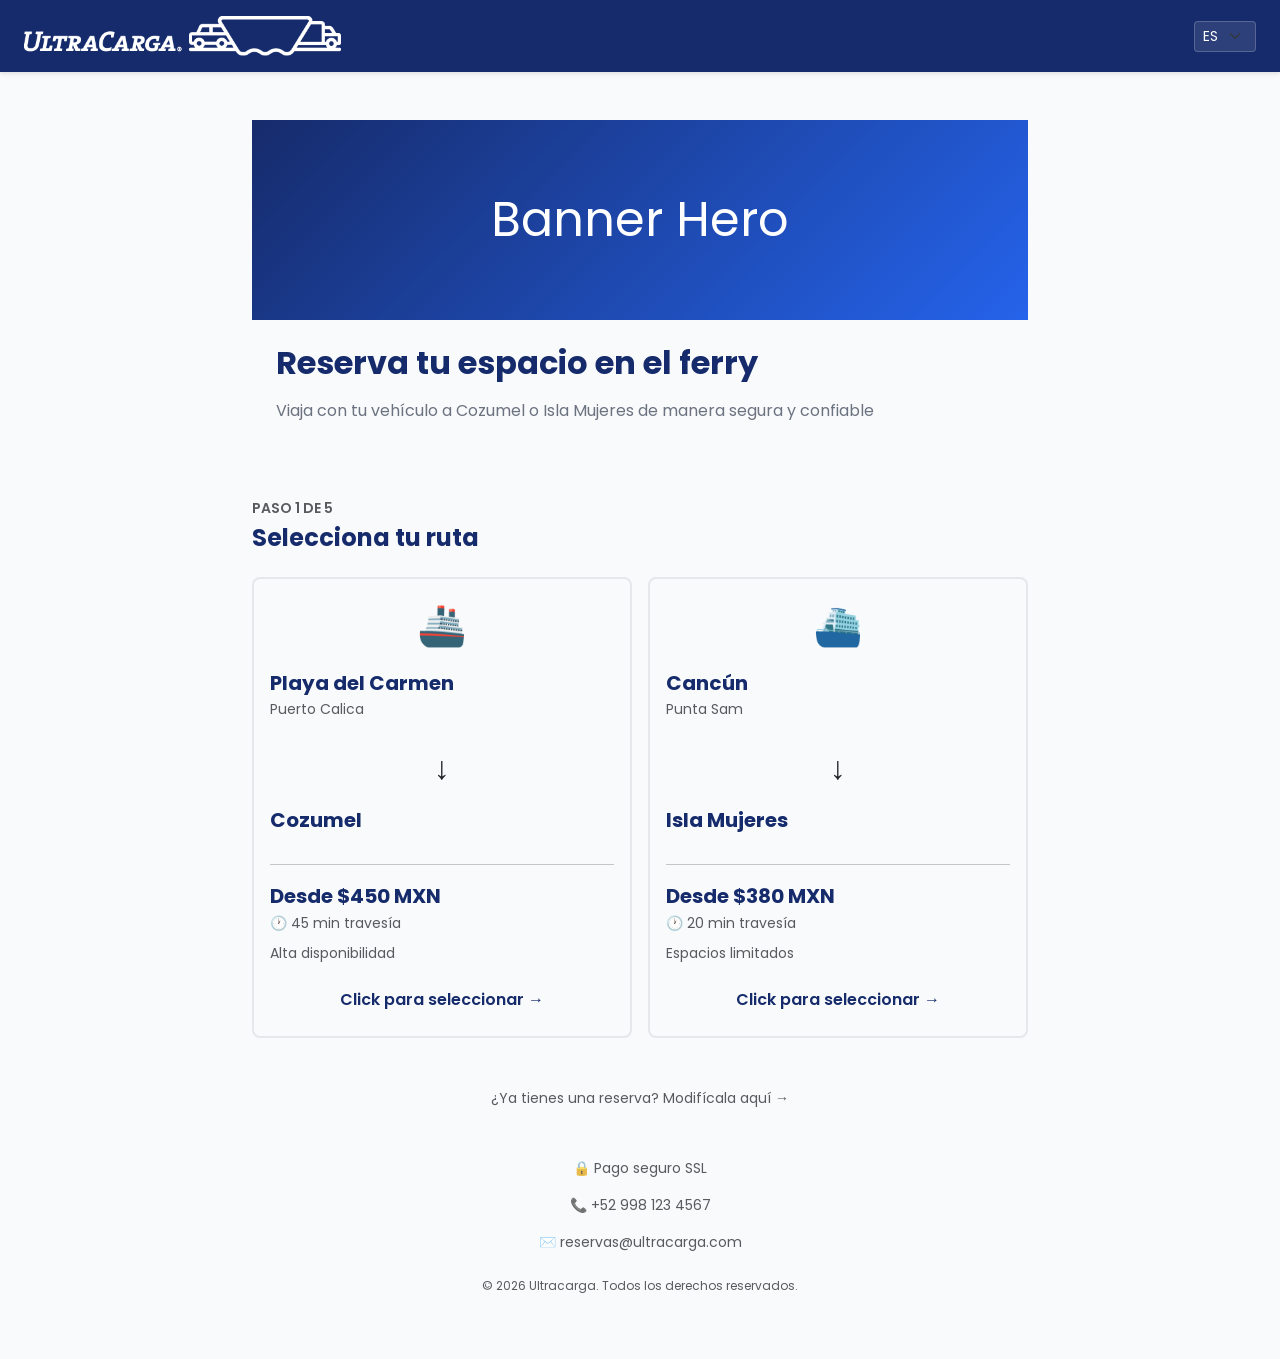
<file: index.html>
<!DOCTYPE html>
<html lang="es">
<head>
  <meta charset="UTF-8">
  <meta name="viewport" content="width=device-width, initial-scale=1.0">
  <title>Ultracarga - Reserva tu Ferry</title>

  <!-- Bootstrap 5 CSS -->
  <link href="https://cdn.jsdelivr.net/npm/bootstrap@5.3.2/dist/css/bootstrap.min.css" rel="stylesheet">

  <!-- Custom Styles -->
  <link rel="stylesheet" href="styles.css">
</head>
<body>

  <!-- HEADER -->
  <header class="header">
    <div class="container-fluid px-4">
      <div class="d-flex justify-content-between align-items-center py-3">
        <a href="index.html" class="header__logo">
          <img src="ultra-carga-horizontal_logo-blanco.png" alt="Ultracarga">
        </a>
        <select class="form-select form-select-sm" style="width: auto; background-color: rgba(255,255,255,0.1); color: white; border-color: rgba(255,255,255,0.2);">
          <option value="es">ES</option>
          <option value="en">EN</option>
        </select>
      </div>
    </div>
  </header>

  <!-- CONTAINER -->
  <div class="container" style="max-width: 800px;">
    <div class="mt-5"></div>
    <!-- HERO SECTION -->
    <section class="hero mb-4">
      <div class="hero__image">
        Banner Hero
      </div>
      <div class="p-4">
        <h1 class="hero__title mb-3">Reserva tu espacio en el ferry</h1>
        <p class="hero__subtitle mb-0">
          Viaja con tu vehículo a Cozumel o Isla Mujeres de manera segura y confiable
        </p>
      </div>
    </section>

    <!-- ROUTE SELECTOR -->
    <section class="py-4" id="routes">
      <div class="mb-1">
        <small class="text-uppercase text-muted fw-semibold">Paso 1 de 5</small>
      </div>
      <h2 class="h4 fw-bold text-uc-secondary mb-4">Selecciona tu ruta</h2>

      <div class="row g-3">
        <!-- ROUTE CARD 1 -->
        <div class="col-12 col-md-6">
          <div class="card card-selectable h-100" id="routeCard1" style="cursor: pointer;">
            <div class="card-body d-flex flex-column">
              <div class="text-center fs-1 mb-3">🚢</div>
              <h5 class="card-title text-uc-secondary fw-bold mb-1">Playa del Carmen</h5>
              <p class="card-text text-muted small mb-2">Puerto Calica</p>
              <div class="text-center fs-2 my-3">↓</div>
              <h5 class="card-title text-uc-secondary fw-bold mb-3">Cozumel</h5>

              <hr>

              <div class="d-flex justify-content-between align-items-center mb-2">
                <div>
                  <div class="fs-5 fw-bold text-uc-secondary">Desde $450 MXN</div>
                  <small class="text-muted">🕐 45 min travesía</small>
                </div>
              </div>

              <div class="d-flex align-items-center gap-2 mb-3">
                <span class="badge rounded-pill" style="background-color: var(--color-success); width: 10px; height: 10px; padding: 0;"></span>
                <small class="text-muted">Alta disponibilidad</small>
              </div>

              <div class="text-center py-2 fw-semibold text-uc-secondary mt-auto">
                Click para seleccionar →
              </div>
            </div>
          </div>
        </div>

        <!-- ROUTE CARD 2 -->
        <div class="col-12 col-md-6">
          <div class="card card-selectable h-100" id="routeCard2" style="cursor: pointer;">
            <div class="card-body d-flex flex-column">
              <div class="text-center fs-1 mb-3">⛴️</div>
              <h5 class="card-title text-uc-secondary fw-bold mb-1">Cancún</h5>
              <p class="card-text text-muted small mb-2">Punta Sam</p>
              <div class="text-center fs-2 my-3">↓</div>
              <h5 class="card-title text-uc-secondary fw-bold mb-3">Isla Mujeres</h5>

              <hr>

              <div class="d-flex justify-content-between align-items-center mb-2">
                <div>
                  <div class="fs-5 fw-bold text-uc-secondary">Desde $380 MXN</div>
                  <small class="text-muted">🕐 20 min travesía</small>
                </div>
              </div>

              <div class="d-flex align-items-center gap-2 mb-3">
                <span class="badge rounded-pill" style="background-color: var(--color-warning); width: 10px; height: 10px; padding: 0;"></span>
                <small class="text-muted">Espacios limitados</small>
              </div>

              <div class="text-center py-2 fw-semibold text-uc-secondary mt-auto">
                Click para seleccionar →
              </div>
            </div>
          </div>
        </div>
      </div>
    </section>

    <!-- TRUST ELEMENTS -->
    <section class="py-4">
      <!-- MODIFY RESERVATION LINK -->
      <div class="text-center">
        <a href="modify-reservation.html" class="text-decoration-none text-muted small">
          ¿Ya tienes una reserva? Modifícala aquí →
        </a>
      </div>
    </section>

    <!-- FOOTER INFO -->
    <section class="py-4 pb-5">
      <div class="text-center text-muted small">
        <p class="mb-3">🔒 Pago seguro SSL</p>
        <p class="mb-3">📞 +52 998 123 4567</p>
        <p class="mb-3">✉️ reservas@ultracarga.com</p>
        <p class="mt-4" style="font-size: 0.75rem;">© 2026 Ultracarga. Todos los derechos reservados.</p>
      </div>
    </section>

  </div>

  <!-- Bootstrap 5 JS Bundle (includes Popper) -->
  <script src="https://cdn.jsdelivr.net/npm/bootstrap@5.3.2/dist/js/bootstrap.bundle.min.js"></script>

  <!-- JAVASCRIPT -->
  <script>
    console.log('=== INDEX.HTML SCRIPT LOADED ===');

    function selectRoute(card, routeId) {
      console.log('selectRoute() called with routeId:', routeId);

      try {
        // Remove selection from all cards
        document.querySelectorAll('.card-selectable').forEach(c => {
          c.classList.remove('selected');
        });

        // Add selection to clicked card
        card.classList.add('selected');

        // Store selected route
        localStorage.setItem('selectedRoute', routeId);
        console.log('Stored in localStorage:', localStorage.getItem('selectedRoute'));

        console.log('Navigating to step1-date.html in 300ms...');

        // Navigate to date selection after short delay
        setTimeout(() => {
          console.log('NOW NAVIGATING...');
          window.location.href = 'step1-date.html';
        }, 300);
      } catch (error) {
        console.error('ERROR in selectRoute:', error);
      }
    }

    // Try adding event listeners immediately (not waiting for DOMContentLoaded)
    function addEventListeners() {
      console.log('=== ADDING EVENT LISTENERS ===');

      const card1 = document.getElementById('routeCard1');
      const card2 = document.getElementById('routeCard2');

      console.log('Card 1 element:', card1);
      console.log('Card 2 element:', card2);

      if (card1) {
        card1.addEventListener('click', function(e) {
          console.log('=== CARD 1 CLICKED ===');
          e.stopPropagation();
          selectRoute(this, 'calica-cozumel');
        });
        console.log('✓ Card 1 event listener added');
      } else {
        console.error('✗ Card 1 NOT FOUND!');
      }

      if (card2) {
        card2.addEventListener('click', function(e) {
          console.log('=== CARD 2 CLICKED ===');
          e.stopPropagation();
          selectRoute(this, 'puntasam-islamujeres');
        });
        console.log('✓ Card 2 event listener added');
      } else {
        console.error('✗ Card 2 NOT FOUND!');
      }
    }

    // Try multiple times to ensure DOM is ready
    if (document.readyState === 'loading') {
      console.log('Document still loading, waiting for DOMContentLoaded...');
      document.addEventListener('DOMContentLoaded', addEventListeners);
    } else {
      console.log('Document already loaded, adding listeners immediately...');
      addEventListeners();
    }

    // Also try after a short delay as backup
    setTimeout(function() {
      console.log('=== BACKUP: Adding listeners after 100ms delay ===');
      const card1 = document.getElementById('routeCard1');
      if (card1 && !card1.onclick) {
        addEventListeners();
      }
    }, 100);
  </script>

</body>
</html>
</file>
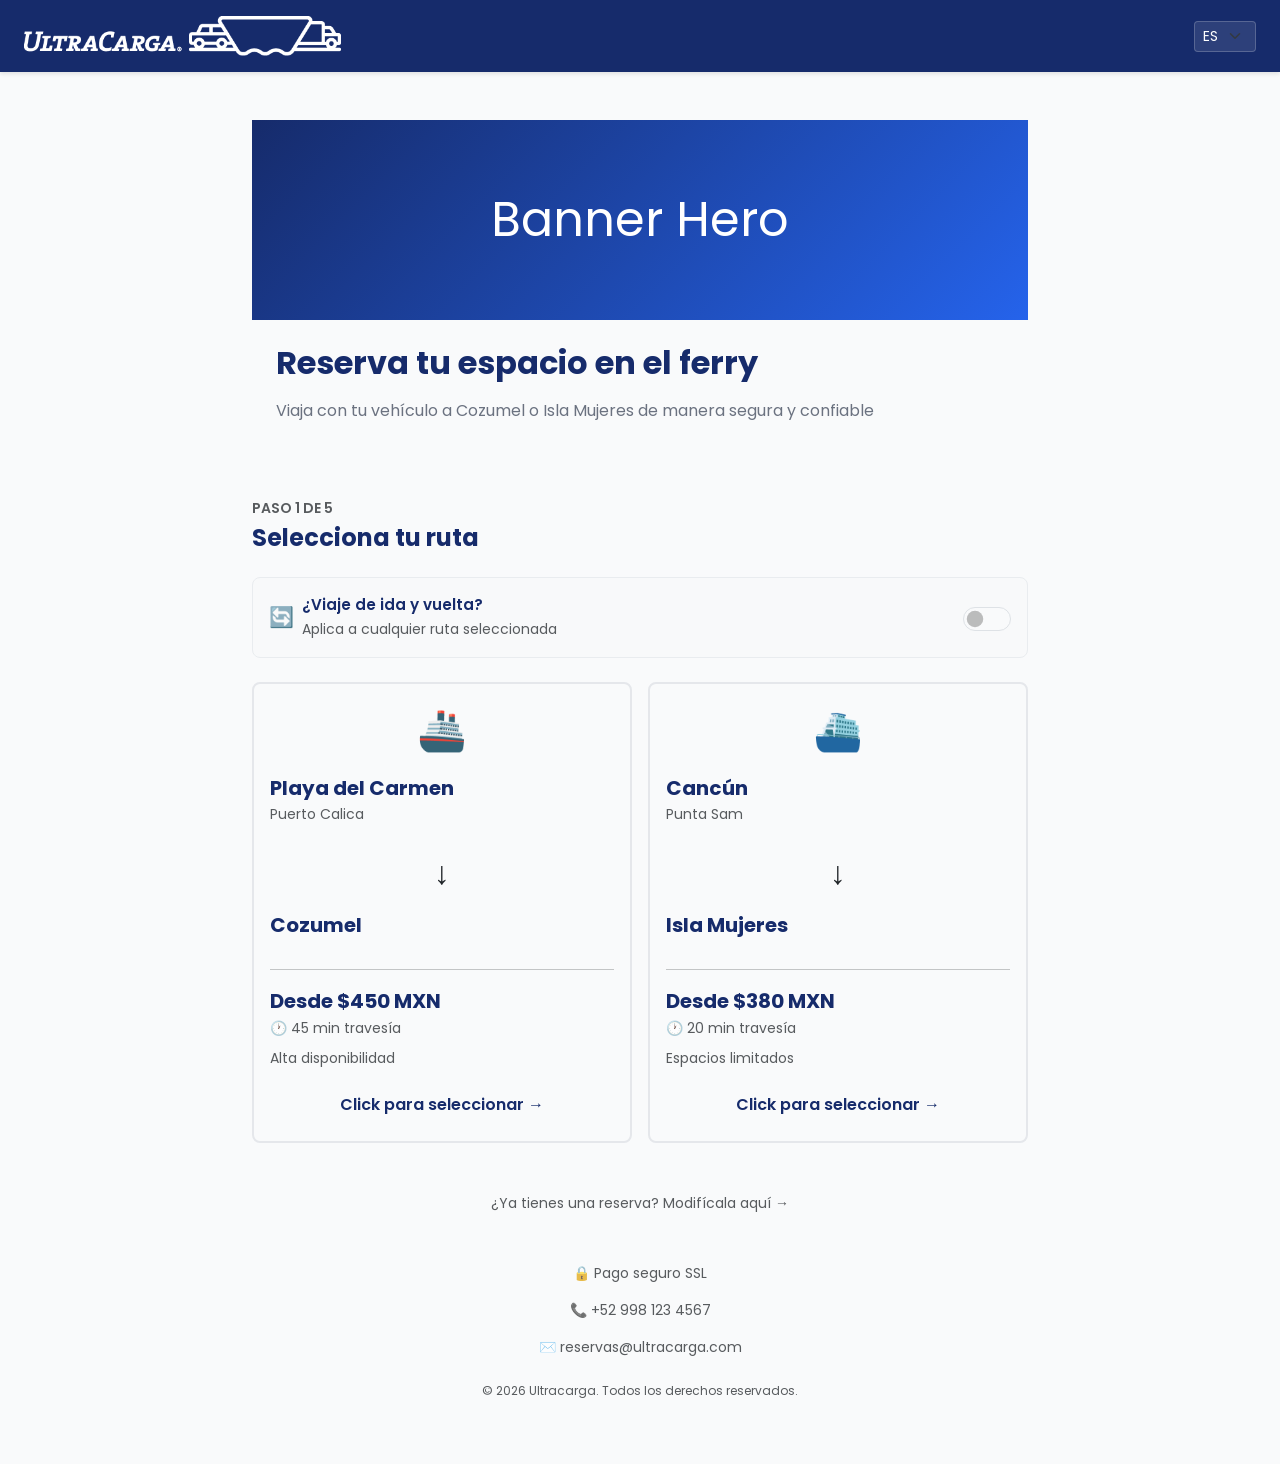
<file: wireframes/index.html>
<!DOCTYPE html>
<html lang="es">
<head>
  <meta charset="UTF-8">
  <meta name="viewport" content="width=device-width, initial-scale=1.0">
  <title>Ultracarga - Reserva tu Ferry</title>

  <!-- Bootstrap 5 CSS -->
  <link href="https://cdn.jsdelivr.net/npm/bootstrap@5.3.2/dist/css/bootstrap.min.css" rel="stylesheet">

  <!-- Custom Styles -->
  <link rel="stylesheet" href="styles.css">
</head>
<body>

  <!-- HEADER -->
  <header class="header">
    <div class="container-fluid px-4">
      <div class="d-flex justify-content-between align-items-center py-3">
        <a href="index.html" class="header__logo">
          <img src="ultra-carga-horizontal_logo-blanco.png" alt="Ultracarga">
        </a>
        <select class="form-select form-select-sm" style="width: auto; background-color: rgba(255,255,255,0.1); color: white; border-color: rgba(255,255,255,0.2);">
          <option value="es">ES</option>
          <option value="en">EN</option>
        </select>
      </div>
    </div>
  </header>

  <!-- CONTAINER -->
  <div class="container" style="max-width: 800px;">
    <div class="mt-5"></div>
    <!-- HERO SECTION -->
    <section class="hero mb-4">
      <div class="hero__image">
        Banner Hero
      </div>
      <div class="p-4">
        <h1 class="hero__title mb-3">Reserva tu espacio en el ferry</h1>
        <p class="hero__subtitle mb-0">
          Viaja con tu vehículo a Cozumel o Isla Mujeres de manera segura y confiable
        </p>
      </div>
    </section>

    <!-- ROUTE SELECTOR -->
    <section class="py-4" id="routes">
      <div class="mb-1">
        <small class="text-uppercase text-muted fw-semibold">Paso 1 de 5</small>
      </div>
      <h2 class="h4 fw-bold text-uc-secondary mb-4">Selecciona tu ruta</h2>

      <!-- ROUNDTRIP TOGGLE -->
      <div class="mb-4 p-3 rounded" style="background-color: #f8f9fa; border: 1px solid #e9ecef;">
        <div class="d-flex align-items-center justify-content-between">
          <div class="d-flex align-items-center gap-2">
            <span style="font-size: 1.25rem;">🔄</span>
            <div>
              <div class="fw-semibold text-uc-secondary" style="font-size: 0.95rem;">¿Viaje de ida y vuelta?</div>
              <small class="text-muted">Aplica a cualquier ruta seleccionada</small>
            </div>
          </div>
          <div class="form-check form-switch m-0">
            <input class="form-check-input" type="checkbox" role="switch" id="roundtripCheckbox" style="width: 3rem; height: 1.5rem; cursor: pointer;">
          </div>
        </div>
      </div>

      <div class="row g-3">
        <!-- ROUTE CARD 1 -->
        <div class="col-12 col-md-6">
          <div class="card card-selectable h-100" id="routeCard1" style="cursor: pointer;">
            <div class="card-body d-flex flex-column">
              <div class="text-center fs-1 mb-3">🚢</div>
              <h5 class="card-title text-uc-secondary fw-bold mb-1">Playa del Carmen</h5>
              <p class="card-text text-muted small mb-2">Puerto Calica</p>
              <div class="text-center fs-2 my-3">↓</div>
              <h5 class="card-title text-uc-secondary fw-bold mb-3">Cozumel</h5>

              <hr>

              <div class="d-flex justify-content-between align-items-center mb-2">
                <div>
                  <div class="fs-5 fw-bold text-uc-secondary">Desde $450 MXN</div>
                  <small class="text-muted">🕐 45 min travesía</small>
                </div>
              </div>

              <div class="d-flex align-items-center gap-2 mb-3">
                <span class="badge rounded-pill" style="background-color: var(--color-success); width: 10px; height: 10px; padding: 0;"></span>
                <small class="text-muted">Alta disponibilidad</small>
              </div>

              <div class="text-center py-2 fw-semibold text-uc-secondary mt-auto">
                Click para seleccionar →
              </div>
            </div>
          </div>
        </div>

        <!-- ROUTE CARD 2 -->
        <div class="col-12 col-md-6">
          <div class="card card-selectable h-100" id="routeCard2" style="cursor: pointer;">
            <div class="card-body d-flex flex-column">
              <div class="text-center fs-1 mb-3">⛴️</div>
              <h5 class="card-title text-uc-secondary fw-bold mb-1">Cancún</h5>
              <p class="card-text text-muted small mb-2">Punta Sam</p>
              <div class="text-center fs-2 my-3">↓</div>
              <h5 class="card-title text-uc-secondary fw-bold mb-3">Isla Mujeres</h5>

              <hr>

              <div class="d-flex justify-content-between align-items-center mb-2">
                <div>
                  <div class="fs-5 fw-bold text-uc-secondary">Desde $380 MXN</div>
                  <small class="text-muted">🕐 20 min travesía</small>
                </div>
              </div>

              <div class="d-flex align-items-center gap-2 mb-3">
                <span class="badge rounded-pill" style="background-color: var(--color-warning); width: 10px; height: 10px; padding: 0;"></span>
                <small class="text-muted">Espacios limitados</small>
              </div>

              <div class="text-center py-2 fw-semibold text-uc-secondary mt-auto">
                Click para seleccionar →
              </div>
            </div>
          </div>
        </div>
      </div>
    </section>

    <!-- TRUST ELEMENTS -->
    <section class="py-4">
      <!-- MODIFY RESERVATION LINK -->
      <div class="text-center">
        <a href="modify-reservation.html" class="text-decoration-none text-muted small">
          ¿Ya tienes una reserva? Modifícala aquí →
        </a>
      </div>
    </section>

    <!-- FOOTER INFO -->
    <section class="py-4 pb-5">
      <div class="text-center text-muted small">
        <p class="mb-3">🔒 Pago seguro SSL</p>
        <p class="mb-3">📞 +52 998 123 4567</p>
        <p class="mb-3">✉️ reservas@ultracarga.com</p>
        <p class="mt-4" style="font-size: 0.75rem;">© 2026 Ultracarga. Todos los derechos reservados.</p>
      </div>
    </section>

  </div>

  <!-- Bootstrap 5 JS Bundle (includes Popper) -->
  <script src="https://cdn.jsdelivr.net/npm/bootstrap@5.3.2/dist/js/bootstrap.bundle.min.js"></script>

  <!-- JAVASCRIPT -->
  <script>
    console.log('=== INDEX.HTML SCRIPT LOADED ===');

    function selectRoute(card, routeId) {
      console.log('selectRoute() called with routeId:', routeId);

      try {
        // Remove selection from all route cards
        document.querySelectorAll('#routes .card-selectable').forEach(c => {
          c.classList.remove('selected');
        });

        // Add selection to clicked card
        card.classList.add('selected');

        // Store selected route
        localStorage.setItem('selectedRoute', routeId);
        console.log('Stored in localStorage:', localStorage.getItem('selectedRoute'));

        // Check if roundtrip checkbox is checked
        const isRoundtrip = document.getElementById('roundtripCheckbox').checked;
        const tripType = isRoundtrip ? 'roundtrip' : 'oneway';
        localStorage.setItem('tripType', tripType);
        console.log('Trip type:', tripType);

        console.log('Navigating to step1-date.html in 300ms...');

        // Navigate to date selection after short delay
        setTimeout(() => {
          console.log('NOW NAVIGATING...');
          window.location.href = 'step1-date.html';
        }, 300);
      } catch (error) {
        console.error('ERROR in selectRoute:', error);
      }
    }

    // Try adding event listeners immediately (not waiting for DOMContentLoaded)
    function addEventListeners() {
      console.log('=== ADDING EVENT LISTENERS ===');

      // Route cards
      const card1 = document.getElementById('routeCard1');
      const card2 = document.getElementById('routeCard2');

      console.log('Card 1 element:', card1);
      console.log('Card 2 element:', card2);

      if (card1) {
        card1.addEventListener('click', function(e) {
          console.log('=== CARD 1 CLICKED ===');
          e.stopPropagation();
          selectRoute(this, 'calica-cozumel');
        });
        console.log('✓ Card 1 event listener added');
      } else {
        console.error('✗ Card 1 NOT FOUND!');
      }

      if (card2) {
        card2.addEventListener('click', function(e) {
          console.log('=== CARD 2 CLICKED ===');
          e.stopPropagation();
          selectRoute(this, 'puntasam-islamujeres');
        });
        console.log('✓ Card 2 event listener added');
      } else {
        console.error('✗ Card 2 NOT FOUND!');
      }
    }

    // Try multiple times to ensure DOM is ready
    if (document.readyState === 'loading') {
      console.log('Document still loading, waiting for DOMContentLoaded...');
      document.addEventListener('DOMContentLoaded', addEventListeners);
    } else {
      console.log('Document already loaded, adding listeners immediately...');
      addEventListeners();
    }

    // Also try after a short delay as backup
    setTimeout(function() {
      console.log('=== BACKUP: Adding listeners after 100ms delay ===');
      const card1 = document.getElementById('routeCard1');
      if (card1 && !card1.onclick) {
        addEventListeners();
      }
    }, 100);
  </script>

</body>
</html>
</file>
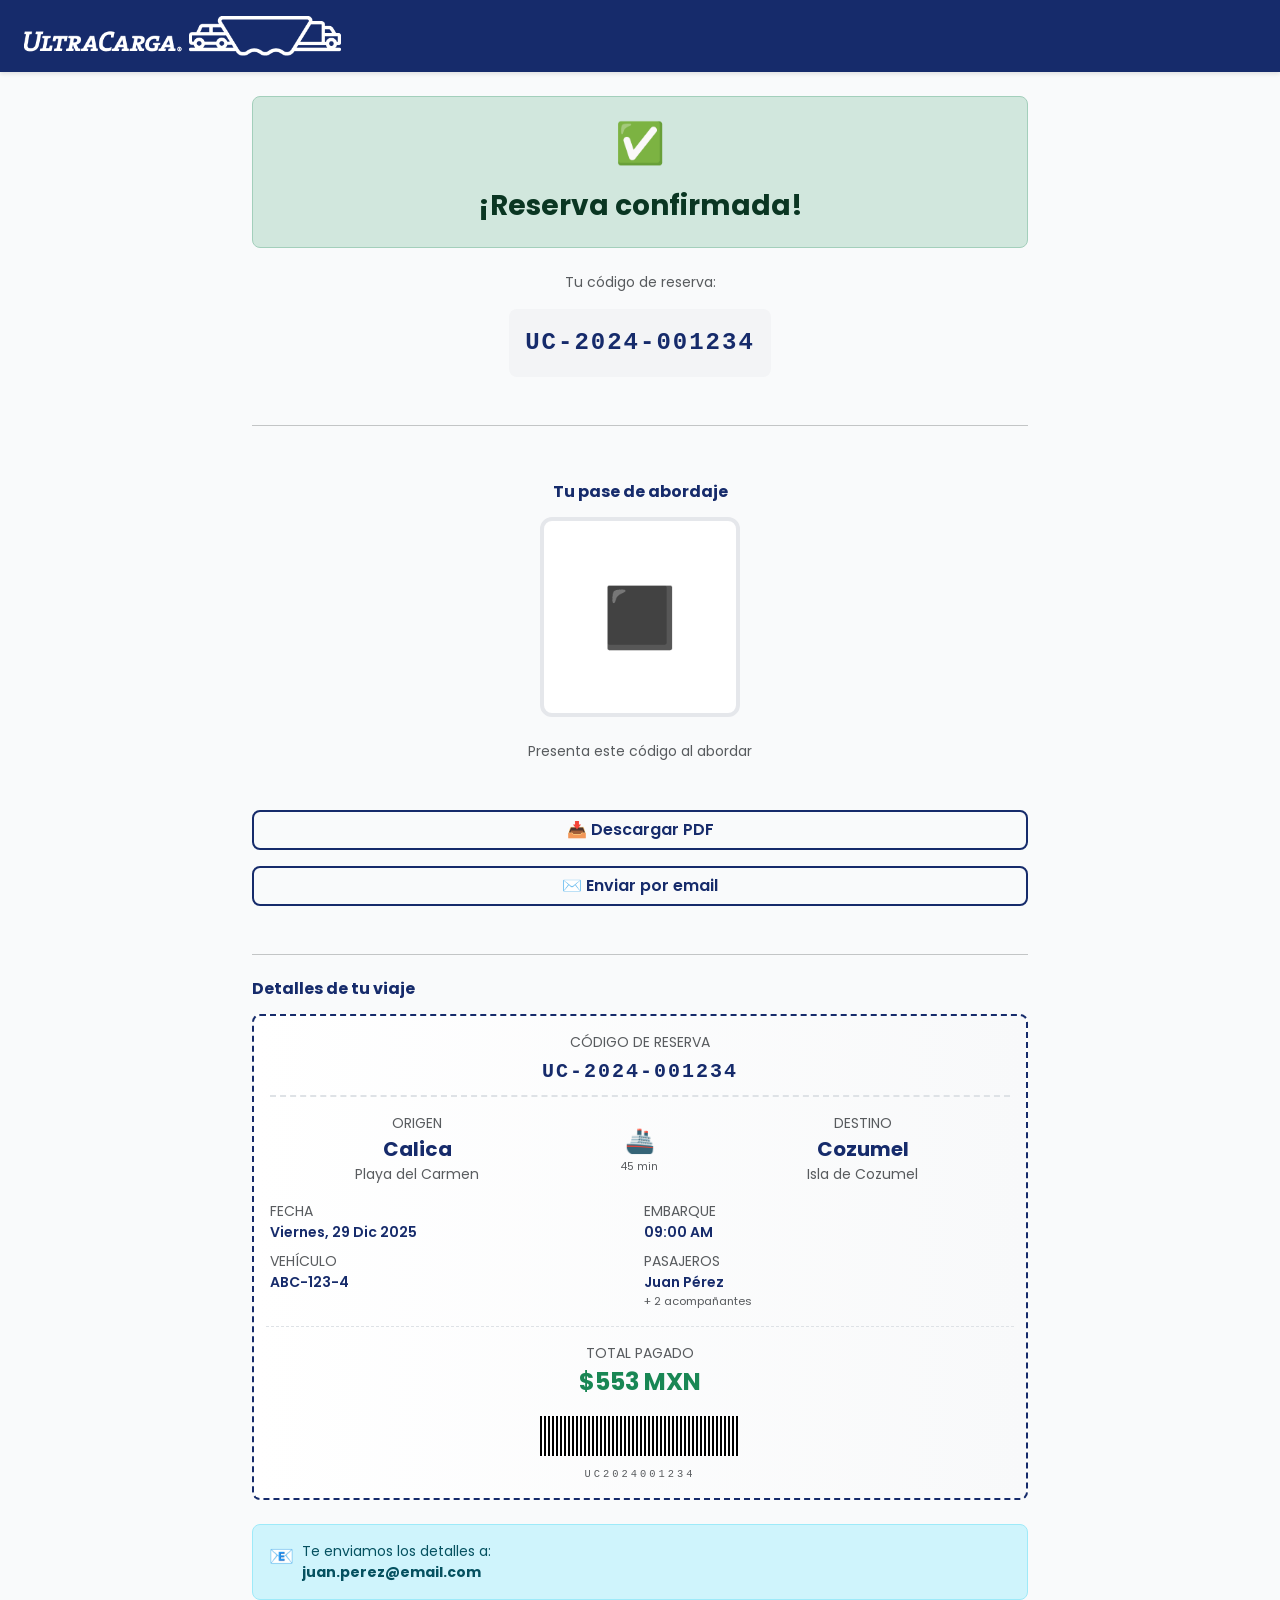
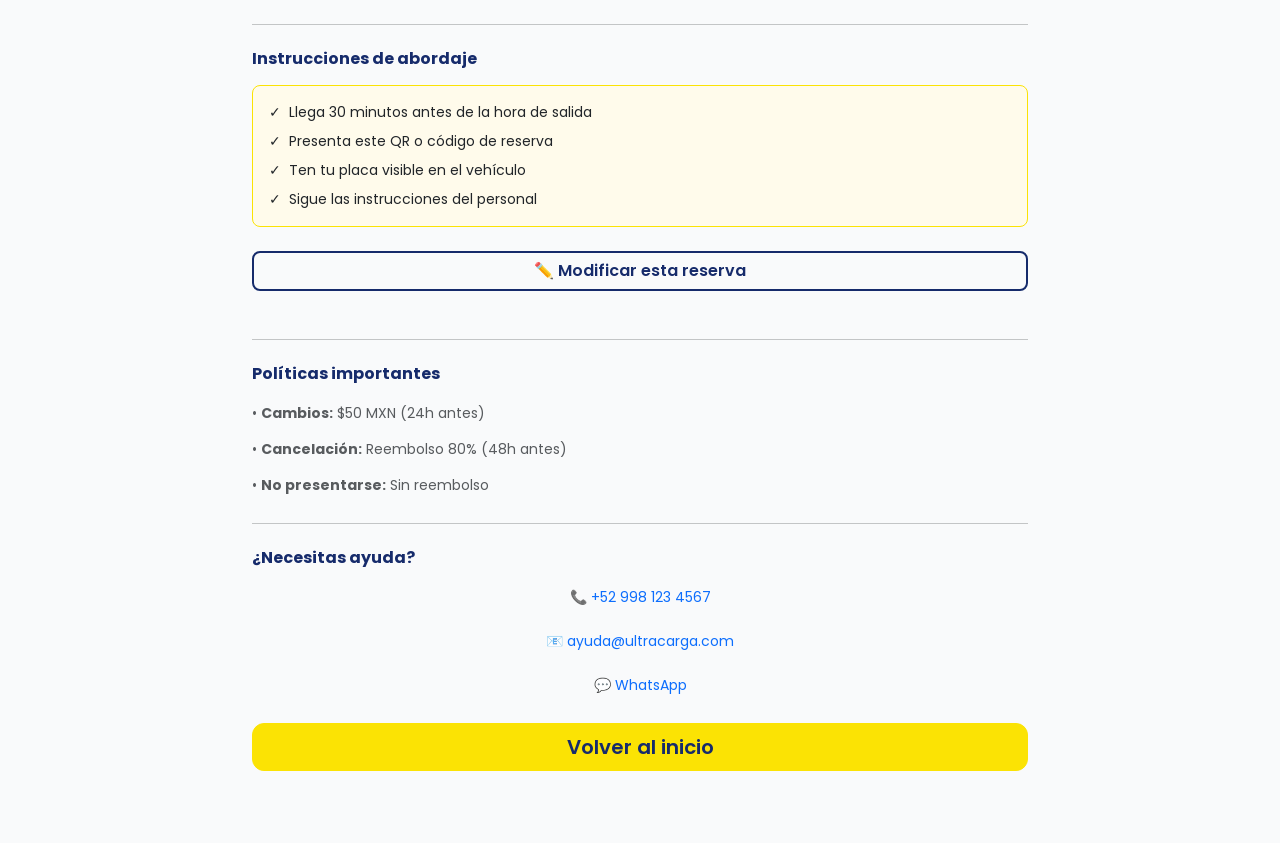
<file: confirmation.html>
<!DOCTYPE html>
<html lang="es">
<head>
  <meta charset="UTF-8">
  <meta name="viewport" content="width=device-width, initial-scale=1.0">
  <title>Reserva Confirmada - Ultracarga</title>

  <!-- Bootstrap 5 CSS -->
  <link href="https://cdn.jsdelivr.net/npm/bootstrap@5.3.2/dist/css/bootstrap.min.css" rel="stylesheet">

  <!-- Custom Styles -->
  <link rel="stylesheet" href="styles.css">
</head>
<body>

  <!-- HEADER (SIMPLE) -->
  <header class="header">
    <div class="container-fluid px-4">
      <div class="d-flex justify-content-between align-items-center py-3">
        <a href="index.html" class="header__logo">
          <img src="ultra-carga-horizontal_logo-blanco.png" alt="Ultracarga">
        </a>
      </div>
    </div>
  </header>

  <!-- SUCCESS CONTENT -->
  <div class="container py-4" style="max-width: 800px;">
    <!-- SUCCESS MESSAGE -->
    <div class="alert alert-success animate-fade-in text-center mb-4">
      <div class="fs-1 mb-3">✅</div>
      <h1 class="h3 fw-bold mb-2">¡Reserva confirmada!</h1>
    </div>

    <!-- RESERVATION CODE -->
    <div class="text-center mb-4">
      <p class="text-muted small mb-3">
        Tu código de reserva:
      </p>
      <div class="reservation-code">
        UC-2024-001234
      </div>
    </div>

    <hr class="my-4">

    <!-- QR CODE -->
    <div class="qr-container">
      <h5 class="h6 fw-bold text-uc-secondary text-center mb-3">Tu pase de abordaje</h5>
      <div class="qr-code">
        <div class="qr-code__placeholder">◼️</div>
      </div>
      <p class="text-center text-muted small">
        Presenta este código al abordar
      </p>
    </div>

    <!-- ACTION BUTTONS -->
    <button class="btn btn-secondary w-100 mb-3" onclick="downloadPDF()">
      📥 Descargar PDF
    </button>

    <button class="btn btn-secondary w-100 mb-4" onclick="sendEmail()">
      ✉️ Enviar por email
    </button>

    <hr class="my-4">

    <!-- TRIP DETAILS -->
    <h5 class="h6 fw-bold text-uc-secondary mb-3">Detalles de tu viaje</h5>

    <!-- BOARDING PASS STYLE TICKET -->
    <div class="card mb-4" style="border: 2px dashed #162B6B; background: linear-gradient(to right, #ffffff 0%, #f8f9fa 100%);">
      <div class="card-body p-3">
        <!-- TICKET HEADER -->
        <div class="text-center mb-3 pb-2" style="border-bottom: 2px dashed #dee2e6;">
          <div class="text-muted small mb-1">CÓDIGO DE RESERVA</div>
          <div class="fw-bold text-uc-secondary" style="font-size: 1.25rem; letter-spacing: 2px; font-family: monospace;">UC-2024-001234</div>
        </div>

        <!-- ROUTE INFO -->
        <div class="row mb-3">
          <div class="col-5 text-center">
            <div class="text-muted small">ORIGEN</div>
            <div class="fw-bold text-uc-secondary fs-5">Calica</div>
            <div class="text-muted small">Playa del Carmen</div>
          </div>
          <div class="col-2 d-flex align-items-center justify-content-center">
            <div class="text-center">
              <div class="fs-4">🚢</div>
              <div class="text-muted" style="font-size: 0.65rem;">45 min</div>
            </div>
          </div>
          <div class="col-5 text-center">
            <div class="text-muted small">DESTINO</div>
            <div class="fw-bold text-uc-secondary fs-5">Cozumel</div>
            <div class="text-muted small">Isla de Cozumel</div>
          </div>
        </div>

        <!-- TRIP DETAILS -->
        <div class="row g-2 mb-3 pb-3" style="border-bottom: 1px dashed #dee2e6;">
          <div class="col-6">
            <div class="text-muted small">FECHA</div>
            <div class="fw-semibold text-uc-secondary small">Viernes, 29 Dic 2025</div>
          </div>
          <div class="col-6">
            <div class="text-muted small">EMBARQUE</div>
            <div class="fw-semibold text-uc-secondary small">09:00 AM</div>
          </div>
          <div class="col-6">
            <div class="text-muted small">VEHÍCULO</div>
            <div class="fw-semibold text-uc-secondary small">ABC-123-4</div>
          </div>
          <div class="col-6">
            <div class="text-muted small">PASAJEROS</div>
            <div class="fw-semibold text-uc-secondary small">Juan Pérez</div>
            <div class="text-muted" style="font-size: 0.7rem;">+ 2 acompañantes</div>
          </div>
        </div>

        <!-- PAYMENT INFO -->
        <div class="text-center mb-3">
          <div class="text-muted small">TOTAL PAGADO</div>
          <div class="fw-bold text-success fs-4">$553 MXN</div>
        </div>

        <!-- BARCODE -->
        <div class="text-center">
          <div style="display: inline-block; background: repeating-linear-gradient(90deg, #000 0px, #000 2px, #fff 2px, #fff 4px); height: 40px; width: 200px;"></div>
          <div class="text-muted mt-1" style="font-size: 0.65rem; font-family: monospace; letter-spacing: 3px;">UC2024001234</div>
        </div>
      </div>
    </div>

    <!-- EMAIL CONFIRMATION -->
    <div class="alert alert-info d-flex align-items-start gap-2 mb-4">
      <div class="fs-5">📧</div>
      <div>
        <p class="mb-0 small">
          Te enviamos los detalles a:<br>
          <strong>juan.perez@email.com</strong>
        </p>
      </div>
    </div>

    <hr class="my-4">

    <!-- BOARDING INSTRUCTIONS -->
    <h5 class="h6 fw-bold text-uc-secondary mb-3">Instrucciones de abordaje</h5>

    <div class="card mb-4" style="background-color: #fffbeb; border-color: var(--uc-primary);">
      <div class="card-body">
        <div class="d-flex gap-2 mb-2 small">
          <span>✓</span>
          <span>Llega 30 minutos antes de la hora de salida</span>
        </div>
        <div class="d-flex gap-2 mb-2 small">
          <span>✓</span>
          <span>Presenta este QR o código de reserva</span>
        </div>
        <div class="d-flex gap-2 mb-2 small">
          <span>✓</span>
          <span>Ten tu placa visible en el vehículo</span>
        </div>
        <div class="d-flex gap-2 small">
          <span>✓</span>
          <span>Sigue las instrucciones del personal</span>
        </div>
      </div>
    </div>

    <!-- MODIFY RESERVATION CTA -->
    <button class="btn btn-secondary w-100 mb-4" onclick="modifyReservation()">
      ✏️ Modificar esta reserva
    </button>

    <hr class="my-4">

    <!-- POLICIES -->
    <h5 class="h6 fw-bold text-uc-secondary mb-3">Políticas importantes</h5>

    <div class="text-muted small lh-lg mb-4">
      <p class="mb-2">• <strong>Cambios:</strong> $50 MXN (24h antes)</p>
      <p class="mb-2">• <strong>Cancelación:</strong> Reembolso 80% (48h antes)</p>
      <p class="mb-0">• <strong>No presentarse:</strong> Sin reembolso</p>
    </div>

    <hr class="my-4">

    <!-- CONTACT INFO -->
    <h5 class="h6 fw-bold text-uc-secondary mb-3">¿Necesitas ayuda?</h5>

    <div class="text-center text-muted small lh-lg mb-4">
      <p>📞 <a href="tel:+529981234567" class="text-decoration-none">+52 998 123 4567</a></p>
      <p>📧 <a href="mailto:ayuda@ultracarga.com" class="text-decoration-none">ayuda@ultracarga.com</a></p>
      <p>💬 <a href="https://wa.me/529981234567" class="text-decoration-none">WhatsApp</a></p>
    </div>

    <!-- HOME BUTTON -->
    <button class="btn btn-primary btn-lg w-100 mb-5" onclick="goHome()">
      Volver al inicio
    </button>
  </div>

  <!-- Bootstrap 5 JS Bundle -->
  <script src="https://cdn.jsdelivr.net/npm/bootstrap@5.3.2/dist/js/bootstrap.bundle.min.js"></script>

  <!-- JAVASCRIPT -->
  <script>
    function downloadPDF() {
      alert('En la versión final, esto descargará un PDF con el QR y los detalles de la reserva');
      // In real implementation:
      // - Generate PDF with reservation details and QR code
      // - Trigger download
    }

    function sendEmail() {
      alert('Email enviado a juan.perez@email.com');
      // In real implementation:
      // - Trigger backend to send confirmation email
      // - Show success message
    }

    function modifyReservation() {
      // Pre-populate modification flow with current reservation
      localStorage.setItem('modifyingReservation', 'UC-2024-001234');
      window.location.href = 'modify-reservation.html';
    }

    function goHome() {
      // Clear localStorage
      localStorage.clear();
      window.location.href = 'index.html';
    }
  </script>

</body>
</html>
</file>
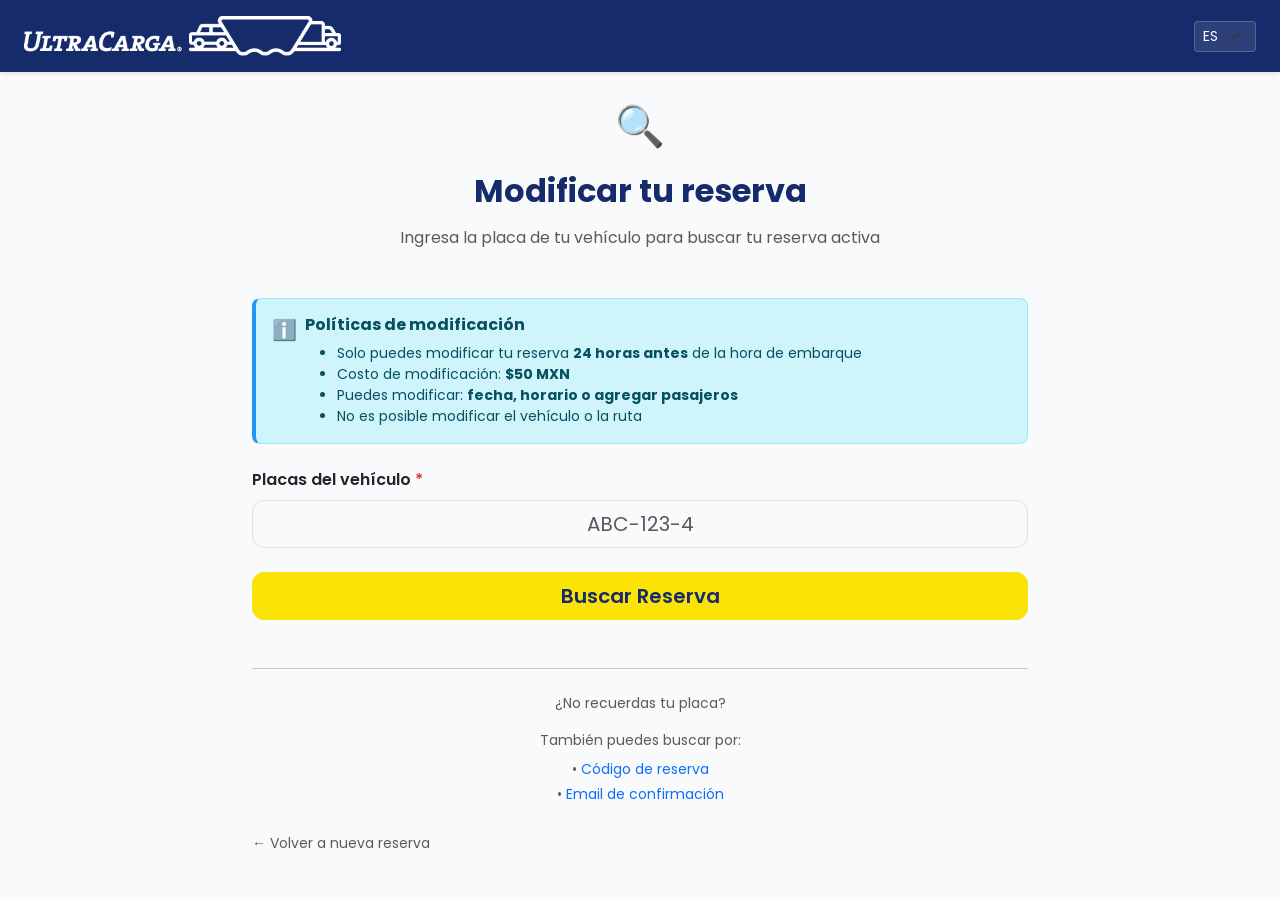
<file: modify-reservation.html>
<!DOCTYPE html>
<html lang="es">
<head>
  <meta charset="UTF-8">
  <meta name="viewport" content="width=device-width, initial-scale=1.0">
  <title>Modificar Reserva - Ultracarga</title>

  <!-- Bootstrap 5 CSS -->
  <link href="https://cdn.jsdelivr.net/npm/bootstrap@5.3.2/dist/css/bootstrap.min.css" rel="stylesheet">

  <!-- Custom Styles -->
  <link rel="stylesheet" href="styles.css">
</head>
<body>

  <!-- HEADER -->
  <header class="header">
    <div class="container-fluid px-4">
      <div class="d-flex justify-content-between align-items-center py-3">
        <a href="index.html" class="header__logo">
          <img src="ultra-carga-horizontal_logo-blanco.png" alt="Ultracarga">
        </a>
        <select class="form-select form-select-sm" style="width: auto; background-color: rgba(255,255,255,0.1); color: white; border-color: rgba(255,255,255,0.2);">
          <option value="es">ES</option>
          <option value="en">EN</option>
        </select>
      </div>
    </div>
  </header>

  <div class="container" style="max-width: 800px;">
    
    <!-- SEARCH FORM -->
    <section class="py-4" id="searchSection">
      <div class="text-center mb-5">
        <div class="fs-1 mb-3">🔍</div>
        <h1 class="h2 fw-bold text-uc-secondary mb-3">Modificar tu reserva</h1>
        <p class="text-muted">
          Ingresa la placa de tu vehículo para buscar tu reserva activa
        </p>
      </div>

      <!-- MODIFICATION POLICIES BANNER -->
      <div class="alert alert-info mb-4" style="border-left: 4px solid #2196F3;">
        <div class="d-flex align-items-start gap-2">
          <div class="fs-5">ℹ️</div>
          <div class="flex-grow-1">
            <h6 class="fw-bold mb-2">Políticas de modificación</h6>
            <ul class="mb-0 small">
              <li>Solo puedes modificar tu reserva <strong>24 horas antes</strong> de la hora de embarque</li>
              <li>Costo de modificación: <strong>$50 MXN</strong></li>
              <li>Puedes modificar: <strong>fecha, horario o agregar pasajeros</strong></li>
              <li>No es posible modificar el vehículo o la ruta</li>
            </ul>
          </div>
        </div>
      </div>

      <form id="searchForm" onsubmit="searchReservation(event)">
        <div class="mb-4">
          <label for="searchPlate" class="form-label fw-semibold">
            Placas del vehículo <span class="text-danger">*</span>
          </label>
          <input
            type="text"
            id="searchPlate"
            class="form-control form-control-lg text-center"
            placeholder="ABC-123-4"
            maxlength="9"
            required
            oninput="formatLicensePlate(this)"
          >
        </div>

        <button type="submit" class="btn btn-primary btn-lg w-100 mb-4">
          Buscar Reserva
        </button>
      </form>

      <hr class="my-4">

      <!-- ALTERNATIVE SEARCH OPTIONS -->
      <div class="text-center text-muted small">
        <p class="mb-3">¿No recuerdas tu placa?</p>
        <p class="mb-2">También puedes buscar por:</p>
        <p class="mb-1">• <a href="#" class="text-decoration-none">Código de reserva</a></p>
        <p class="mb-1">• <a href="#" class="text-decoration-none">Email de confirmación</a></p>
      </div>

      <a href="index.html" class="d-inline-flex align-items-center gap-1 text-decoration-none text-muted small mt-4">
        ← Volver a nueva reserva
      </a>
    </section>
    
    <!-- RESULTS SECTION (Hidden by default) -->
    <section class="section" id="resultsSection" style="display: none;">
      <!-- This will be populated by JavaScript -->
    </section>
    
  </div>

  <!-- Bootstrap 5 JS Bundle -->
  <script src="https://cdn.jsdelivr.net/npm/bootstrap@5.3.2/dist/js/bootstrap.bundle.min.js"></script>

  <!-- JAVASCRIPT -->
  <script>
    function formatLicensePlate(input) {
      let value = input.value.toUpperCase().replace(/[^A-Z0-9]/g, '');
      
      if (value.length <= 3) {
        input.value = value;
      } else if (value.length <= 6) {
        input.value = value.slice(0, 3) + '-' + value.slice(3);
      } else {
        input.value = value.slice(0, 3) + '-' + value.slice(3, 6) + '-' + value.slice(6, 7);
      }
    }
    
    function searchReservation(event) {
      event.preventDefault();
      
      const plate = document.getElementById('searchPlate').value;
      
      // Simulate API call
      setTimeout(() => {
        // Simulate different results based on plate
        if (plate === 'ABC-123-4') {
          showSingleResult();
        } else if (plate === 'XYZ-789-0') {
          showMultipleResults();
        } else {
          showNoResults(plate);
        }
      }, 500);
    }
    
    function showSingleResult() {
      document.getElementById('searchSection').style.display = 'none';
      document.getElementById('resultsSection').style.display = 'block';
      document.getElementById('resultsSection').innerHTML = `
        <div class="alert alert-success d-flex align-items-start gap-2 mb-4 animate-fade-in">
          <div class="fs-5">✓</div>
          <div>
            <h6 class="alert-heading mb-0">Reserva encontrada</h6>
          </div>
        </div>

        <div class="text-center mb-4">
          <p class="small text-muted mb-2">Código de reserva:</p>
          <div class="reservation-code">UC-2024-001234</div>
        </div>

        <div class="card mb-4">
          <div class="card-body">
            <div class="d-flex flex-column gap-3">
              <div class="d-flex align-items-center gap-3">
                <span class="fs-5">📅</span>
                <div class="small">
                  <strong>Vie, 29 Dic 2025</strong>
                </div>
              </div>

              <div class="d-flex align-items-center gap-3">
                <span class="fs-5">🕐</span>
                <div class="small">
                  <strong>09:00 AM</strong>
                </div>
              </div>

              <div class="d-flex align-items-center gap-3">
                <span class="fs-5">🚢</span>
                <div class="small">
                  <strong>Calica → Cozumel</strong>
                </div>
              </div>

              <div class="d-flex align-items-center gap-3">
                <span class="fs-5">🚗</span>
                <div class="small">
                  <strong>ABC-123-4</strong>
                </div>
              </div>

              <div class="d-flex align-items-center gap-3">
                <span class="fs-5">👤</span>
                <div class="small">
                  <strong>Juan Pérez + 2 pas.</strong>
                </div>
              </div>
            </div>
          </div>
        </div>

        <button class="btn btn-primary btn-lg w-100 mb-3" onclick="modifyReservation()">
          Modificar esta reserva
        </button>

        <a href="#" class="d-inline-flex align-items-center gap-1 text-decoration-none text-muted small mt-4" onclick="backToSearch(); return false;">
          ← Buscar otra reserva
        </a>
      `;
      window.scrollTo(0, 0);
    }
    
    function showMultipleResults() {
      document.getElementById('searchSection').style.display = 'none';
      document.getElementById('resultsSection').style.display = 'block';
      document.getElementById('resultsSection').innerHTML = `
        <div class="alert alert-info d-flex align-items-start gap-2 mb-4 animate-fade-in">
          <div class="fs-5">ℹ️</div>
          <div>
            <p class="mb-0 small">
              Encontramos <strong>2 reservas activas</strong> con estas placas.<br>
              Selecciona cuál deseas modificar:
            </p>
          </div>
        </div>

        <div class="card card-selectable mb-3" onclick="selectReservation(1)" style="cursor: pointer;">
          <div class="card-body">
            <div class="d-flex align-items-center gap-3">
              <input type="radio" name="reservation" id="res1" class="form-check-input">
              <div class="flex-grow-1">
                <h6 class="card-title text-uc-secondary fw-bold mb-1">UC-2024-001234</h6>
                <p class="card-text text-muted small mb-0">Vie, 29 Dic | 09:00 AM</p>
                <p class="card-text text-muted small mb-0">Calica → Cozumel</p>
              </div>
            </div>
          </div>
        </div>

        <div class="card card-selectable mb-4" onclick="selectReservation(2)" style="cursor: pointer;">
          <div class="card-body">
            <div class="d-flex align-items-center gap-3">
              <input type="radio" name="reservation" id="res2" class="form-check-input">
              <div class="flex-grow-1">
                <h6 class="card-title text-uc-secondary fw-bold mb-1">UC-2024-001567</h6>
                <p class="card-text text-muted small mb-0">Sáb, 30 Dic | 14:00 PM</p>
                <p class="card-text text-muted small mb-0">Cozumel → Calica (Regreso)</p>
              </div>
            </div>
          </div>
        </div>

        <button class="btn btn-primary btn-lg w-100 mb-4" id="continueBtn" disabled onclick="continueWithSelected()">
          Continuar
        </button>

        <a href="#" class="d-inline-flex align-items-center gap-1 text-decoration-none text-muted small" onclick="backToSearch(); return false;">
          ← Buscar otra placa
        </a>
      `;
      window.scrollTo(0, 0);
    }
    
    function showNoResults(plate) {
      document.getElementById('searchSection').style.display = 'none';
      document.getElementById('resultsSection').style.display = 'block';
      document.getElementById('resultsSection').innerHTML = `
        <div class="alert alert-danger d-flex align-items-start gap-2 mb-4 animate-fade-in">
          <div class="fs-5">❌</div>
          <div>
            <h6 class="alert-heading mb-1">No encontramos reservas activas</h6>
            <p class="mb-0 small">
              No hay reservas asociadas a las placas <strong>${plate}</strong>
            </p>
          </div>
        </div>

        <div class="bg-light rounded-3 p-4 mb-4">
          <h5 class="fw-bold text-uc-secondary mb-3">Posibles razones:</h5>
          <div class="text-muted small lh-lg">
            <p class="mb-2">• Ya usaste esta reserva</p>
            <p class="mb-2">• Fue cancelada previamente</p>
            <p class="mb-0">• Las placas están incorrectas</p>
          </div>
        </div>

        <button class="btn btn-primary btn-lg w-100 mb-3" onclick="backToSearch()">
          Intentar de nuevo
        </button>

        <a href="index.html" class="btn btn-secondary btn-lg w-100">
          Hacer nueva reserva
        </a>
      `;
      window.scrollTo(0, 0);
    }
    
    function backToSearch() {
      document.getElementById('searchSection').style.display = 'block';
      document.getElementById('resultsSection').style.display = 'none';
      document.getElementById('searchPlate').value = '';
      document.getElementById('searchPlate').focus();
    }
    
    function selectReservation(resId) {
      // Remove previous selection
      document.querySelectorAll('.card-selectable').forEach(c => {
        c.classList.remove('selected');
      });

      // Select clicked card
      event.currentTarget.classList.add('selected');
      document.getElementById('res' + resId).checked = true;

      // Enable continue button
      document.getElementById('continueBtn').disabled = false;
    }
    
    function continueWithSelected() {
      const selected = document.querySelector('input[name="reservation"]:checked');
      if (selected) {
        modifyReservation();
      }
    }
    
    function modifyReservation() {
      // In real app: pre-load wizard with existing reservation data
      alert('Redirigiendo al wizard con datos pre-cargados de la reserva...');
      // Would navigate to step1-date.html with pre-filled data
      window.location.href = 'step1-date.html?modify=true';
    }
    
    function cancelReservation() {
      if (confirm('¿Estás seguro de que deseas cancelar esta reserva?\\n\\nRecibirás un reembolso del 80% si cancelas con 48h de anticipación.')) {
        alert('Reserva cancelada. Recibirás un email de confirmación.');
        window.location.href = 'index.html';
      }
    }
  </script>
  
</body>
</html>
</file>
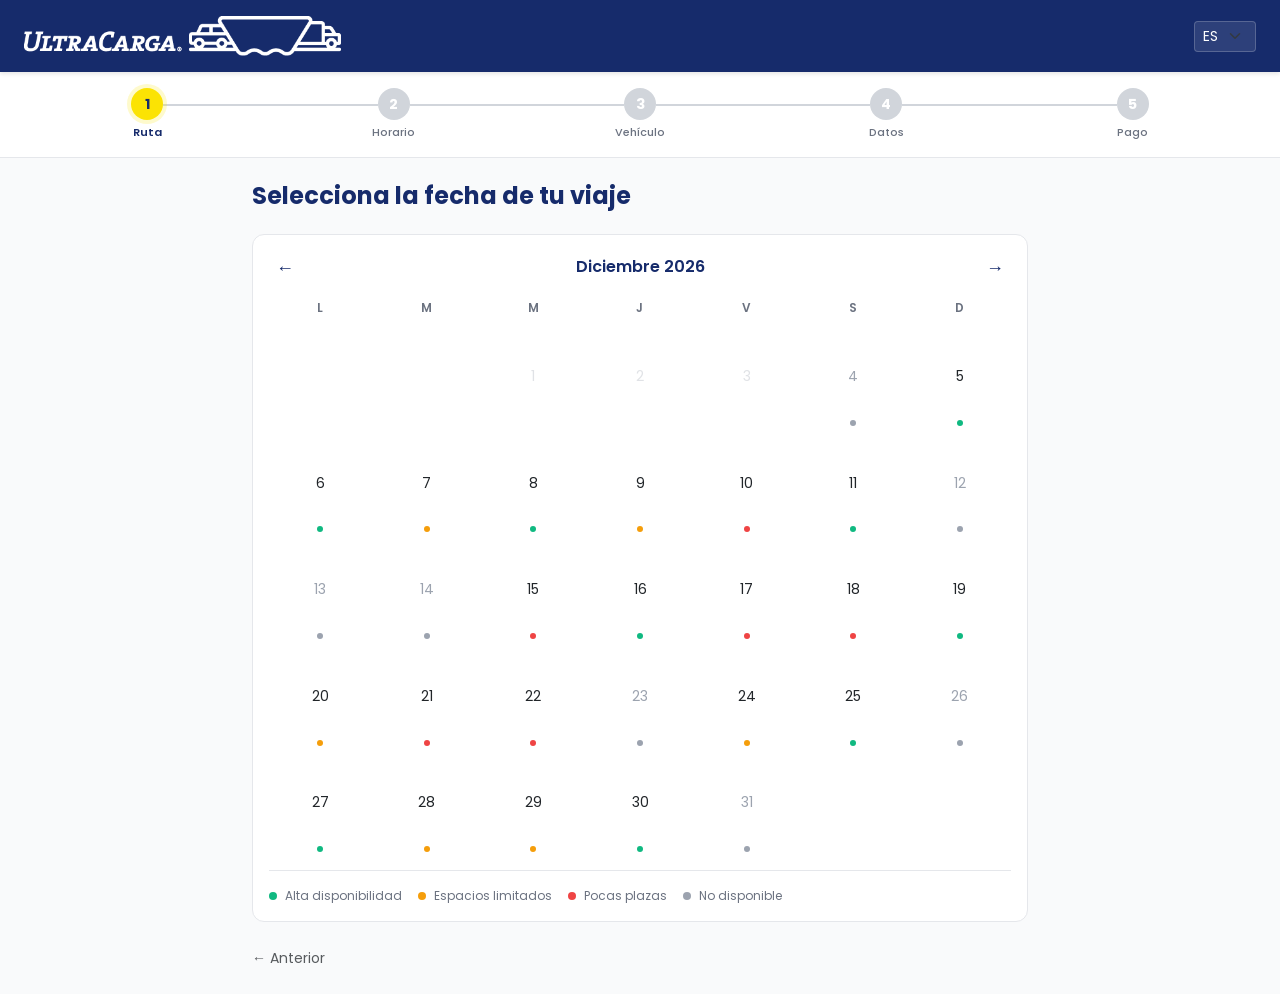
<file: step1-date.html>
<!DOCTYPE html>
<html lang="es">
<head>
  <meta charset="UTF-8">
  <meta name="viewport" content="width=device-width, initial-scale=1.0">
  <title>Selecciona Fecha - Ultracarga</title>

  <!-- Bootstrap 5 CSS -->
  <link href="https://cdn.jsdelivr.net/npm/bootstrap@5.3.2/dist/css/bootstrap.min.css" rel="stylesheet">

  <!-- Custom Styles -->
  <link rel="stylesheet" href="styles.css">
</head>
<body>

  <!-- HEADER -->
  <header class="header">
    <div class="container-fluid px-4">
      <div class="d-flex justify-content-between align-items-center py-3">
        <a href="index.html" class="header__logo">
          <img src="ultra-carga-horizontal_logo-blanco.png" alt="Ultracarga">
        </a>
        <select class="form-select form-select-sm" style="width: auto; background-color: rgba(255,255,255,0.1); color: white; border-color: rgba(255,255,255,0.2);">
          <option value="es">ES</option>
          <option value="en">EN</option>
        </select>
      </div>
    </div>
  </header>

  <!-- PROGRESS BAR -->
  <div class="progress-bar-wizard">
    <div class="progress-step progress-step--active">
      <div class="progress-step__number">1</div>
      <div class="progress-step__label">Ruta</div>
    </div>
    <div class="progress-step">
      <div class="progress-step__number">2</div>
      <div class="progress-step__label">Horario</div>
    </div>
    <div class="progress-step">
      <div class="progress-step__number">3</div>
      <div class="progress-step__label">Vehículo</div>
    </div>
    <div class="progress-step">
      <div class="progress-step__number">4</div>
      <div class="progress-step__label">Datos</div>
    </div>
    <div class="progress-step">
      <div class="progress-step__number">5</div>
      <div class="progress-step__label">Pago</div>
    </div>
  </div>

  <!-- CONTENT -->
  <div class="container py-4" style="max-width: 800px;">
    <h2 class="h4 fw-bold text-uc-secondary mb-4">Selecciona la fecha de tu viaje</h2>

    <!-- CALENDAR -->
    <div class="calendar mb-4">
      <div class="calendar__header">
        <button class="calendar__nav-btn" onclick="previousMonth()">←</button>
        <div class="calendar__month" id="currentMonth">Diciembre 2025</div>
        <button class="calendar__nav-btn" onclick="nextMonth()">→</button>
      </div>

      <div class="calendar__days-header">
        <div class="calendar__day-label">L</div>
        <div class="calendar__day-label">M</div>
        <div class="calendar__day-label">M</div>
        <div class="calendar__day-label">J</div>
        <div class="calendar__day-label">V</div>
        <div class="calendar__day-label">S</div>
        <div class="calendar__day-label">D</div>
      </div>

      <div class="calendar__days" id="calendarDays">
        <!-- Days will be generated by JavaScript -->
      </div>

      <div class="calendar__legend">
        <div class="calendar__legend-item">
          <span class="calendar__legend-dot calendar__legend-dot--high"></span>
          Alta disponibilidad
        </div>
        <div class="calendar__legend-item">
          <span class="calendar__legend-dot calendar__legend-dot--medium"></span>
          Espacios limitados
        </div>
        <div class="calendar__legend-item">
          <span class="calendar__legend-dot calendar__legend-dot--low"></span>
          Pocas plazas
        </div>
        <div class="calendar__legend-item">
          <span class="calendar__legend-dot calendar__legend-dot--full"></span>
          No disponible
        </div>
      </div>
    </div>

    <!-- SELECTED DATE DISPLAY -->
    <div id="selectedDateDisplay" class="card mb-4" style="display: none;">
      <div class="card-body">
        <div class="text-muted small mb-2">Fecha seleccionada:</div>
        <div class="text-center py-3">
          <div class="fs-5 fw-bold text-uc-secondary" id="selectedDateText">
            Viernes, 29 de Diciembre 2025
          </div>
          <div class="d-flex align-items-center justify-content-center gap-2 mt-2">
            <span class="badge rounded-pill" style="background-color: var(--color-success); width: 10px; height: 10px; padding: 0;"></span>
            <small class="text-muted">Alta disponibilidad</small>
          </div>
        </div>
      </div>
    </div>

    <!-- NAVIGATION BUTTONS -->
    <button class="btn btn-primary btn-lg w-100 mb-3" id="continueBtn" onclick="goToSchedule()" disabled style="display: none;">
      Continuar
    </button>

    <a href="index.html" class="d-inline-flex align-items-center gap-1 text-decoration-none text-muted small">
      ← Anterior
    </a>
  </div>

  <!-- Bootstrap 5 JS Bundle -->
  <script src="https://cdn.jsdelivr.net/npm/bootstrap@5.3.2/dist/js/bootstrap.bundle.min.js"></script>

  <!-- JAVASCRIPT -->
  <script>
    let selectedDate = null;

    // Initialize with TODAY'S month and year
    const today = new Date();
    let currentMonth = today.getMonth(); // Current month (0-indexed)
    let currentYear = today.getFullYear(); // Current year

    const months = [
      'Enero', 'Febrero', 'Marzo', 'Abril', 'Mayo', 'Junio',
      'Julio', 'Agosto', 'Septiembre', 'Octubre', 'Noviembre', 'Diciembre'
    ];

    const daysOfWeek = ['Domingo', 'Lunes', 'Martes', 'Miércoles', 'Jueves', 'Viernes', 'Sábado'];

    // Generate calendar
    function generateCalendar() {
      console.log('Generating calendar for', months[currentMonth], currentYear);

      const firstDay = new Date(currentYear, currentMonth, 1).getDay();
      const daysInMonth = new Date(currentYear, currentMonth + 1, 0).getDate();
      const calendarDays = document.getElementById('calendarDays');
      const monthDisplay = document.getElementById('currentMonth');

      if (!calendarDays) {
        console.error('Calendar container not found!');
        return;
      }

      calendarDays.innerHTML = '';
      monthDisplay.textContent = `${months[currentMonth]} ${currentYear}`;

      // Get today for comparison
      const today = new Date();
      const todayYear = today.getFullYear();
      const todayMonth = today.getMonth();
      const todayDay = today.getDate();

      // Empty cells for days before month starts
      for (let i = 0; i < firstDay; i++) {
        const emptyDay = document.createElement('div');
        emptyDay.className = 'calendar__day';
        emptyDay.style.visibility = 'hidden';
        calendarDays.appendChild(emptyDay);
      }

      // Generate days
      for (let day = 1; day <= daysInMonth; day++) {
        const dayElement = document.createElement('div');
        dayElement.className = 'calendar__day';
        dayElement.textContent = day;
        dayElement.style.cursor = 'pointer';

        // Check if this date is in the past
        let isPast = false;

        if (currentYear < todayYear) {
          isPast = true;
        } else if (currentYear === todayYear) {
          if (currentMonth < todayMonth) {
            isPast = true;
          } else if (currentMonth === todayMonth) {
            if (day < todayDay) {
              isPast = true;
            }
          }
        }

        if (isPast) {
          // Past dates are disabled
          dayElement.classList.add('calendar__day--disabled');
          dayElement.style.cursor = 'not-allowed';
          dayElement.style.opacity = '0.3';
        } else {
          // TODAY and FUTURE dates - add availability classes (simulated)
          const availability = Math.random();
          if (availability > 0.7) {
            dayElement.classList.add('calendar__day--high');
          } else if (availability > 0.4) {
            dayElement.classList.add('calendar__day--medium');
          } else if (availability > 0.15) {
            dayElement.classList.add('calendar__day--low');
          } else {
            dayElement.classList.add('calendar__day--full', 'calendar__day--disabled');
            dayElement.style.cursor = 'not-allowed';
          }

          // Click handler for available dates (not full/disabled)
          if (!dayElement.classList.contains('calendar__day--disabled')) {
            dayElement.addEventListener('click', function() {
              selectDate(day, dayElement);
            });

            // Add hover effect
            dayElement.addEventListener('mouseenter', function() {
              if (!this.classList.contains('calendar__day--disabled')) {
                this.style.backgroundColor = '#F3F4F6';
              }
            });

            dayElement.addEventListener('mouseleave', function() {
              if (!this.classList.contains('calendar__day--selected')) {
                this.style.backgroundColor = '';
              }
            });
          }
        }

        calendarDays.appendChild(dayElement);
      }
    }

    // Select date
    function selectDate(day, element) {
      // Remove previous selection
      document.querySelectorAll('.calendar__day').forEach(d => {
        d.classList.remove('calendar__day--selected');
      });

      // Add selection
      element.classList.add('calendar__day--selected');

      // Store selected date
      selectedDate = new Date(currentYear, currentMonth, day);

      // Update display
      const dayOfWeek = daysOfWeek[selectedDate.getDay()];
      const dateText = `${dayOfWeek}, ${day} de ${months[currentMonth]} ${currentYear}`;
      document.getElementById('selectedDateText').textContent = dateText;
      document.getElementById('selectedDateDisplay').style.display = 'block';

      // Enable continue button
      document.getElementById('continueBtn').disabled = false;

      // Store in localStorage
      localStorage.setItem('selectedDate', selectedDate.toISOString());

      // Auto-navigate to next step after short delay (visual feedback)
      setTimeout(() => {
        window.location.href = 'step2-vehicle.html';
      }, 300);
    }

    // Navigate months
    function previousMonth() {
      if (currentMonth === 0) {
        currentMonth = 11;
        currentYear--;
      } else {
        currentMonth--;
      }
      generateCalendar();
    }

    function nextMonth() {
      if (currentMonth === 11) {
        currentMonth = 0;
        currentYear++;
      } else {
        currentMonth++;
      }
      generateCalendar();
    }

    // Navigate to schedule
    function goToSchedule() {
      if (selectedDate) {
        window.location.href = 'step2-vehicle.html';
      }
    }

    // Initialize when DOM is ready
    if (document.readyState === 'loading') {
      document.addEventListener('DOMContentLoaded', generateCalendar);
    } else {
      generateCalendar();
    }
  </script>

</body>
</html>
</file>
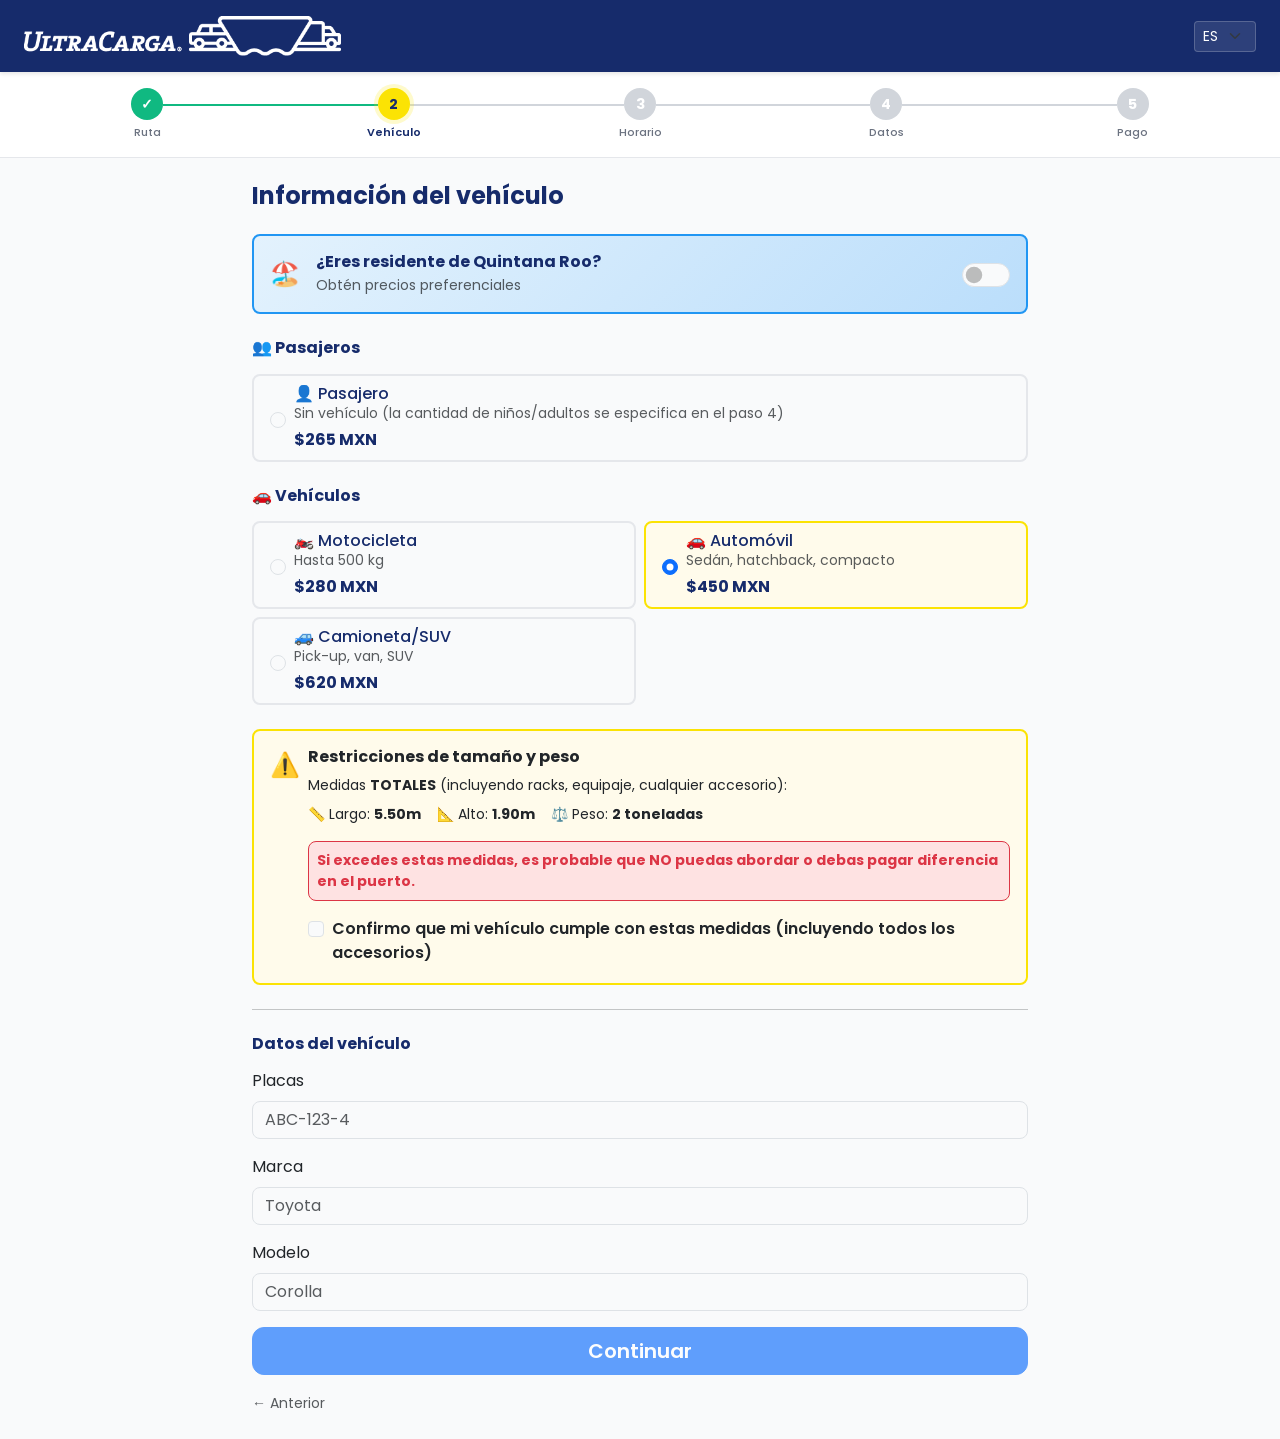
<file: step2-vehicle.html>
<!DOCTYPE html>
<html lang="es">
<head>
  <meta charset="UTF-8">
  <meta name="viewport" content="width=device-width, initial-scale=1.0">
  <title>Datos del Vehículo - Ultracarga</title>

  <!-- Bootstrap 5 CSS -->
  <link href="https://cdn.jsdelivr.net/npm/bootstrap@5.3.2/dist/css/bootstrap.min.css" rel="stylesheet">

  <!-- Custom Styles -->
  <link rel="stylesheet" href="styles.css">
</head>
<body>

  <!-- HEADER -->
  <header class="header">
    <div class="container-fluid px-4">
      <div class="d-flex justify-content-between align-items-center py-3">
        <a href="index.html" class="header__logo">
          <img src="ultra-carga-horizontal_logo-blanco.png" alt="Ultracarga">
        </a>
        <select class="form-select form-select-sm" style="width: auto; background-color: rgba(255,255,255,0.1); color: white; border-color: rgba(255,255,255,0.2);">
          <option value="es">ES</option>
          <option value="en">EN</option>
        </select>
      </div>
    </div>
  </header>

  <!-- PROGRESS BAR -->
  <div class="progress-bar-wizard">
    <div class="progress-step progress-step--completed">
      <div class="progress-step__number">✓</div>
      <div class="progress-step__label">Ruta</div>
    </div>
    <div class="progress-step progress-step--active">
      <div class="progress-step__number">2</div>
      <div class="progress-step__label">Vehículo</div>
    </div>
    <div class="progress-step">
      <div class="progress-step__number">3</div>
      <div class="progress-step__label">Horario</div>
    </div>
    <div class="progress-step">
      <div class="progress-step__number">4</div>
      <div class="progress-step__label">Datos</div>
    </div>
    <div class="progress-step">
      <div class="progress-step__number">5</div>
      <div class="progress-step__label">Pago</div>
    </div>
  </div>

  <!-- CONTENT -->
  <div class="container py-4" style="max-width: 800px;">
    <h2 class="h4 fw-bold text-uc-secondary mb-4">Información del vehículo</h2>

    <!-- RESIDENT TOGGLE -->
    <div class="card mb-4" style="background: linear-gradient(135deg, #E3F2FD 0%, #BBDEFB 100%); border: 2px solid #2196F3;">
      <div class="card-body">
        <div class="d-flex align-items-center justify-content-between">
          <div class="d-flex align-items-center gap-3">
            <div class="fs-4">🏖️</div>
            <div>
              <h6 class="fw-bold text-uc-secondary mb-1">¿Eres residente de Quintana Roo?</h6>
              <p class="small text-muted mb-0">Obtén precios preferenciales</p>
            </div>
          </div>
          <div class="form-check form-switch">
            <input class="form-check-input" type="checkbox" id="residentToggle" onchange="toggleResidentPrices()" style="width: 3em; height: 1.5em; cursor: pointer;">
          </div>
        </div>
      </div>
    </div>

    <form id="vehicleForm">
      <!-- PASSENGERS SECTION -->
      <div class="mb-4">
        <h6 class="fw-bold text-uc-secondary mb-3">👥 Pasajeros</h6>

        <div class="row g-2">
          <!-- OPTION 1: PASSENGER -->
          <div class="col-12">
            <div class="card card-selectable" onclick="selectVehicleType(this, 'passenger')" data-vehicle-type="passenger">
              <div class="card-body py-2 px-3">
                <div class="d-flex align-items-center gap-2">
                  <input type="radio" name="vehicleType" value="passenger" id="passenger" class="form-check-input">
                  <div class="flex-grow-1">
                    <h6 class="card-title mb-0 text-uc-secondary">👤 Pasajero</h6>
                    <p class="card-text text-muted small mb-1">Sin vehículo (la cantidad de niños/adultos se especifica en el paso 4)</p>
                    <p class="fw-bold text-uc-secondary mb-0 vehicle-price" data-regular="265" data-resident="240">$265 MXN</p>
                  </div>
                </div>
              </div>
            </div>
          </div>
        </div>
      </div>

      <!-- VEHICLES SECTION -->
      <div class="mb-4">
        <h6 class="fw-bold text-uc-secondary mb-3">🚗 Vehículos</h6>

        <div class="row g-2">
          <!-- OPTION 3: MOTORCYCLE -->
          <div class="col-12 col-md-6">
            <div class="card card-selectable h-100" onclick="selectVehicleType(this, 'motorcycle')" data-vehicle-type="motorcycle">
              <div class="card-body py-2 px-3">
                <div class="d-flex align-items-center gap-2">
                  <input type="radio" name="vehicleType" value="motorcycle" id="motorcycle" class="form-check-input">
                  <div class="flex-grow-1">
                    <h6 class="card-title mb-0 text-uc-secondary">🏍️ Motocicleta</h6>
                    <p class="card-text text-muted small mb-1">Hasta 500 kg</p>
                    <p class="fw-bold text-uc-secondary mb-0 vehicle-price" data-regular="280" data-resident="250">$280 MXN</p>
                  </div>
                </div>
              </div>
            </div>
          </div>

          <!-- OPTION 4: CAR (SELECTED) -->
          <div class="col-12 col-md-6">
            <div class="card card-selectable selected h-100" onclick="selectVehicleType(this, 'car')" data-vehicle-type="car">
              <div class="card-body py-2 px-3">
                <div class="d-flex align-items-center gap-2">
                  <input type="radio" name="vehicleType" value="car" id="car" checked class="form-check-input">
                  <div class="flex-grow-1">
                    <h6 class="card-title mb-0 text-uc-secondary">🚗 Automóvil</h6>
                    <p class="card-text text-muted small mb-1">Sedán, hatchback, compacto</p>
                    <p class="fw-bold text-uc-secondary mb-0 vehicle-price" data-regular="450" data-resident="400">$450 MXN</p>
                  </div>
                </div>
              </div>
            </div>
          </div>

          <!-- OPTION 5: SUV -->
          <div class="col-12 col-md-6">
            <div class="card card-selectable h-100" onclick="selectVehicleType(this, 'suv')" data-vehicle-type="suv">
              <div class="card-body py-2 px-3">
                <div class="d-flex align-items-center gap-2">
                  <input type="radio" name="vehicleType" value="suv" id="suv" class="form-check-input">
                  <div class="flex-grow-1">
                    <h6 class="card-title mb-0 text-uc-secondary">🚙 Camioneta/SUV</h6>
                    <p class="card-text text-muted small mb-1">Pick-up, van, SUV</p>
                    <p class="fw-bold text-uc-secondary mb-0 vehicle-price" data-regular="620" data-resident="550">$620 MXN</p>
                  </div>
                </div>
              </div>
            </div>
          </div>
        </div>
      </div>

        <!-- OPTION 4: TRUCK -->
        <!--<div class="card card-selectable" onclick="selectVehicleType(this, 'truck', 1200)">
          <div class="card-body">
            <div class="d-flex align-items-center gap-3">
              <input type="radio" name="vehicleType" value="truck" id="truck" class="form-check-input">
              <div class="flex-grow-1">
                <h6 class="card-title mb-1 text-uc-secondary">🚚 Camión de Carga</h6>
                <p class="card-text text-muted small mb-1">Hasta 3.5 toneladas</p>
                <p class="fw-bold text-uc-secondary mb-0">$1,200 MXN</p>
              </div>
            </div>
          </div>
        </div>
      </div>-->


      <!-- VEHICLE RESTRICTIONS BANNER -->
      <div class="alert alert-warning2 d-none" id="vehicleRestrictions" style="border: 2px solid #FBE304; background: #fffbeb;">
        <div class="d-flex align-items-start gap-2">
          <div class="fs-4">⚠️</div>
          <div class="flex-grow-1">
            <h6 class="fw-bold mb-2">Restricciones de tamaño y peso</h6>
            <div id="restrictionsContent"></div>

            <div class="form-check mt-3">
              <input
                class="form-check-input"
                type="checkbox"
                id="confirmRestrictions"
                onchange="toggleContinueButton()"
              >
              <label class="form-check-label fw-semibold" for="confirmRestrictions">
                Confirmo que mi vehículo cumple con estas medidas (incluyendo todos los accesorios)
              </label>
            </div>
          </div>
        </div>
      </div>
            <hr class="my-4">


      <!-- VEHICLE DETAILS -->
      <h5 class="h6 fw-bold text-uc-secondary mb-3">Datos del vehículo</h5>

      <div class="mb-3">
        <label for="licensePlate" class="form-label">Placas</label>
        <input
          type="text"
          id="licensePlate"
          class="form-control"
          placeholder="ABC-123-4"
          oninput="formatLicensePlate(this)"
        >
      </div>

      <div class="mb-3">
        <label for="brand" class="form-label">Marca</label>
        <input
          type="text"
          id="brand"
          class="form-control"
          placeholder="Toyota"
        >
      </div>

      <div class="mb-3">
        <label for="model" class="form-label">Modelo</label>
        <input
          type="text"
          id="model"
          class="form-control"
          placeholder="Corolla"
        >
      </div>

      <!-- NAVIGATION BUTTONS -->
      <button type="button" class="btn btn-primary btn-lg w-100 mb-3" id="continueBtn" onclick="goToPassengerData()">
        Continuar
      </button>

      <a href="step1-date.html" class="d-inline-flex align-items-center gap-1 text-decoration-none text-muted small">
        ← Anterior
      </a>
    </form>
  </div>

  <!-- Bootstrap 5 JS Bundle -->
  <script src="https://cdn.jsdelivr.net/npm/bootstrap@5.3.2/dist/js/bootstrap.bundle.min.js"></script>

  <!-- JAVASCRIPT -->
  <script>
    let vehiclePrice = 450; // Default car price
    let isResident = false;

    // Vehicle restrictions
    const vehicleRestrictions = {
      'passenger': null, // No vehicle, no restrictions
      'motorcycle': {
        length: '2.5m',
        height: '1.5m',
        weight: '500kg',
        description: 'Tu motocicleta debe cumplir con las siguientes medidas <strong>TOTALES</strong> (incluyendo cualquier accesorio, equipaje, parabrisas, baúles, etc.):'
      },
      'car': {
        length: '5.50m',
        height: '1.90m',
        weight: '2 toneladas',
        description: 'Tu automóvil debe cumplir con las siguientes medidas <strong>TOTALES</strong> (incluyendo racks, portaequipajes, antenas, equipaje en techo, etc.):'
      },
      'suv': {
        length: '5.50m',
        height: '1.90m',
        weight: '3 toneladas',
        description: 'Tu camioneta/SUV debe cumplir con las siguientes medidas <strong>TOTALES</strong> (incluyendo racks, portaequipajes, antenas, bicicletas, equipaje en techo, etc.):'
      }
    };

    function toggleResidentPrices() {
      const toggle = document.getElementById('residentToggle');
      isResident = toggle.checked;

      // Update all price displays
      document.querySelectorAll('.vehicle-price').forEach(priceElement => {
        const regularPrice = parseInt(priceElement.getAttribute('data-regular'));
        const residentPrice = parseInt(priceElement.getAttribute('data-resident'));
        const currentPrice = isResident ? residentPrice : regularPrice;

        priceElement.textContent = `$${currentPrice} MXN`;
      });

      // Update current selection price
      const selectedCard = document.querySelector('.card-selectable.selected');
      if (selectedCard) {
        const priceElement = selectedCard.querySelector('.vehicle-price');
        const price = isResident
          ? parseInt(priceElement.getAttribute('data-resident'))
          : parseInt(priceElement.getAttribute('data-regular'));

        vehiclePrice = price;
        localStorage.setItem('vehiclePrice', price);
      }

      // Store resident status
      localStorage.setItem('isResident', isResident);
    }

    function selectVehicleType(card, vehicleType) {
      // Remove previous selection
      document.querySelectorAll('.card-selectable').forEach(c => {
        c.classList.remove('selected');
      });

      // Add selection
      card.classList.add('selected');

      // Check radio button
      document.getElementById(vehicleType).checked = true;

      // Get price based on resident status
      const priceElement = card.querySelector('.vehicle-price');
      const price = isResident
        ? parseInt(priceElement.getAttribute('data-resident'))
        : parseInt(priceElement.getAttribute('data-regular'));

      // Update price
      vehiclePrice = price;

      // Store selection
      localStorage.setItem('vehicleType', vehicleType);
      localStorage.setItem('vehiclePrice', price);

      // Show/hide restrictions banner
      const restrictionsBanner = document.getElementById('vehicleRestrictions');
      const restrictionsContent = document.getElementById('restrictionsContent');
      const confirmCheckbox = document.getElementById('confirmRestrictions');
      const continueBtn = document.getElementById('continueBtn');

      if (vehicleRestrictions[vehicleType]) {
        const restrictions = vehicleRestrictions[vehicleType];

        // Build restrictions HTML
        restrictionsContent.innerHTML = `
          <p class="mb-2 small">${restrictions.description}</p>
          <ul class="mb-2 small">
            <li><strong>Longitud máxima:</strong> ${restrictions.length}</li>
            <li><strong>Altura máxima:</strong> ${restrictions.height}</li>
            <li><strong>Peso máximo:</strong> ${restrictions.weight}</li>
          </ul>
          <div class="mb-0 p-2 rounded" style="font-size: 0.85rem; background-color: #fee2e2; border-left: 4px solid #dc3545;">
            <strong>Si tu vehículo excede estas medidas (con o sin accesorios), es probable que NO pueda abordar o debas pagar una diferencia en el puerto.</strong>
          </div>
        `;

        // Show banner, uncheck checkbox, disable button
        restrictionsBanner.classList.remove('d-none');
        confirmCheckbox.checked = false;
        continueBtn.disabled = true;
      } else {
        // Passenger - no restrictions, hide banner and enable button
        restrictionsBanner.classList.add('d-none');
        continueBtn.disabled = false;
      }
    }

    function toggleContinueButton() {
      const confirmCheckbox = document.getElementById('confirmRestrictions');
      const continueBtn = document.getElementById('continueBtn');
      continueBtn.disabled = !confirmCheckbox.checked;
    }

    function formatLicensePlate(input) {
      // Auto-format license plate to ABC-123-4
      let value = input.value.toUpperCase().replace(/[^A-Z0-9]/g, '');

      if (value.length <= 3) {
        input.value = value;
      } else if (value.length <= 6) {
        input.value = value.slice(0, 3) + '-' + value.slice(3);
      } else {
        input.value = value.slice(0, 3) + '-' + value.slice(3, 6) + '-' + value.slice(6, 7);
      }
    }

    function goToPassengerData() {
      // Store form data
      localStorage.setItem('licensePlate', document.getElementById('licensePlate').value);
      localStorage.setItem('brand', document.getElementById('brand').value);
      localStorage.setItem('model', document.getElementById('model').value);

      // Navigate to schedule (now step 3)
      window.location.href = 'step3-schedule.html';
    }

    // Initialize restrictions for pre-selected vehicle on page load
    document.addEventListener('DOMContentLoaded', function() {
      // Check if there's a pre-selected vehicle (car is pre-selected by default)
      const preSelectedVehicle = document.querySelector('input[name="vehicleType"]:checked');

      if (preSelectedVehicle) {
        const vehicleType = preSelectedVehicle.value;
        const selectedCard = document.querySelector('.card-selectable.selected');

        // Show restrictions banner for the pre-selected vehicle
        const restrictionsBanner = document.getElementById('vehicleRestrictions');
        const restrictionsContent = document.getElementById('restrictionsContent');
        const confirmCheckbox = document.getElementById('confirmRestrictions');
        const continueBtn = document.getElementById('continueBtn');

        if (vehicleRestrictions[vehicleType]) {
          const restrictions = vehicleRestrictions[vehicleType];

          // Build restrictions HTML
          restrictionsContent.innerHTML = `
            <p class="mb-2 small">Medidas <strong>TOTALES</strong> (incluyendo racks, equipaje, cualquier accesorio):</p>
            <div class="d-flex gap-3 mb-2 small">
              <div><strong>📏</strong> Largo: <strong>${restrictions.length}</strong></div>
              <div><strong>📐</strong> Alto: <strong>${restrictions.height}</strong></div>
              <div><strong>⚖️</strong> Peso: <strong>${restrictions.weight}</strong></div>
            </div>
          
            <div class="mt-3 small p-2 rounded" style="background-color: #fee2e2; border: 1px solid #dc3545; color: #dc3545">
              <strong>Si excedes estas medidas, es probable que NO puedas abordar o debas pagar diferencia en el puerto.</strong>
            </div>
          `;

          // Show banner, ensure checkbox is unchecked, disable button
          restrictionsBanner.classList.remove('d-none');
          confirmCheckbox.checked = false;
          continueBtn.disabled = true;
        }
      }
    });
  </script>

</body>
</html>
</file>
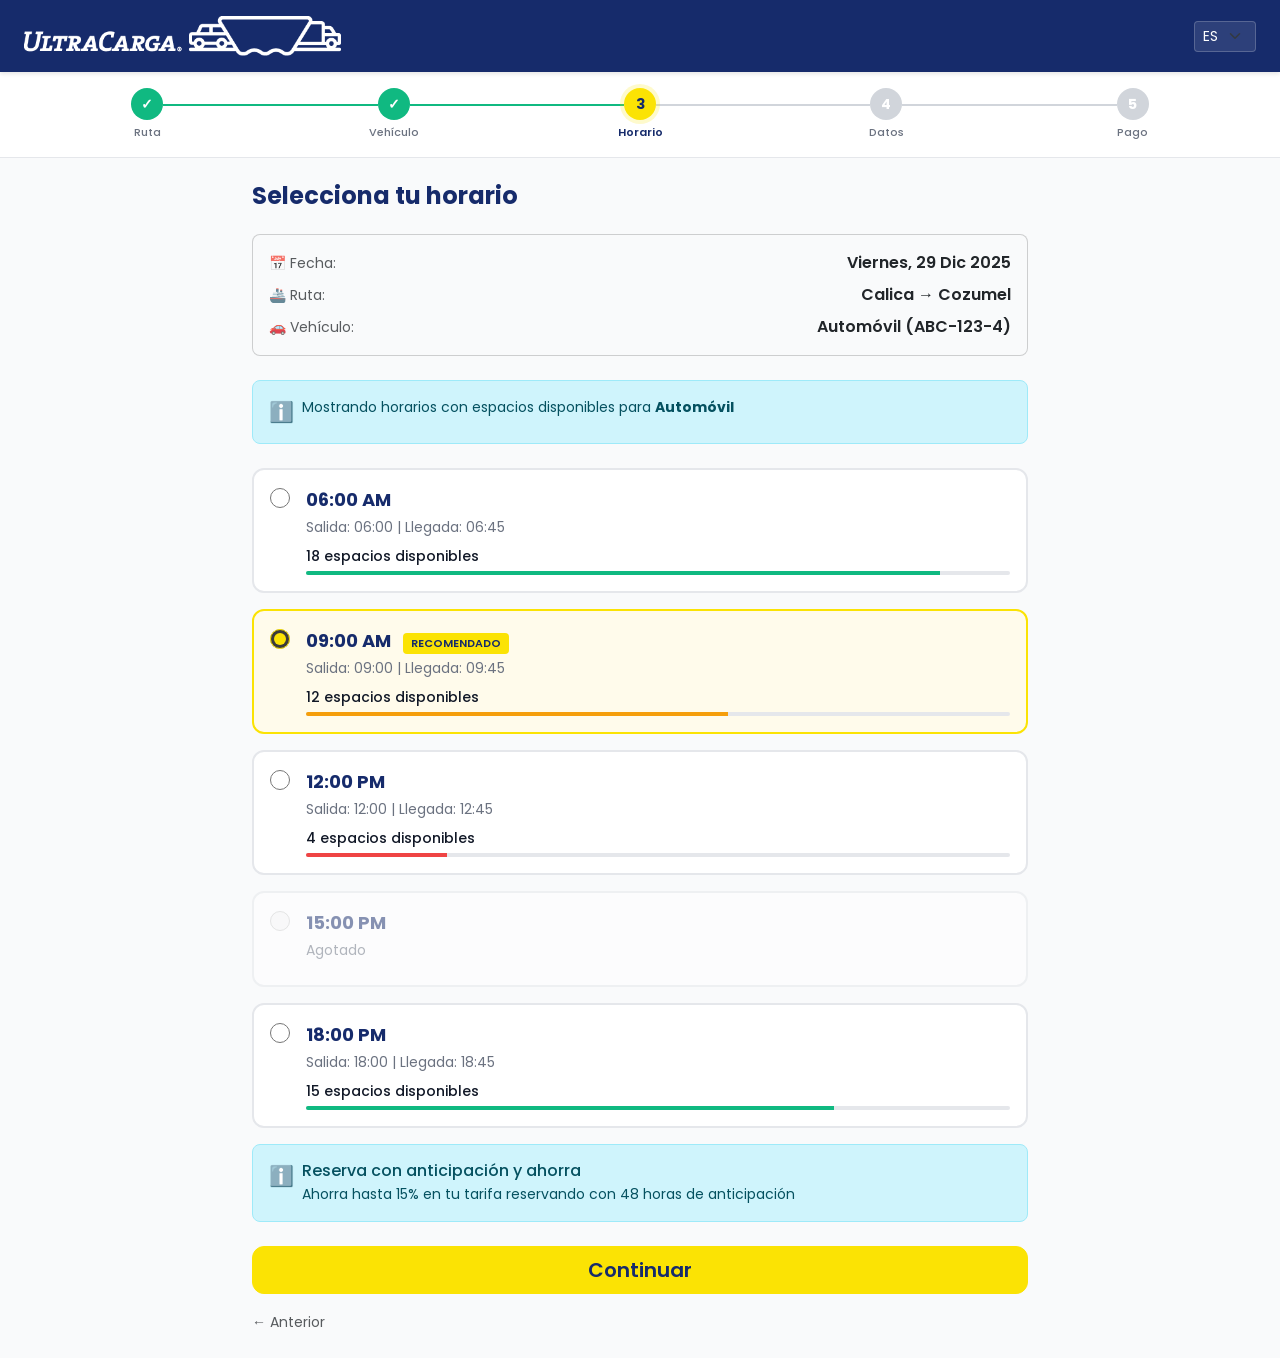
<file: step3-schedule.html>
<!DOCTYPE html>
<html lang="es">
<head>
  <meta charset="UTF-8">
  <meta name="viewport" content="width=device-width, initial-scale=1.0">
  <title>Selecciona Horario - Ultracarga</title>

  <!-- Bootstrap 5 CSS -->
  <link href="https://cdn.jsdelivr.net/npm/bootstrap@5.3.2/dist/css/bootstrap.min.css" rel="stylesheet">

  <!-- Custom Styles -->
  <link rel="stylesheet" href="styles.css">
</head>
<body>

  <!-- HEADER -->
  <header class="header">
    <div class="container-fluid px-4">
      <div class="d-flex justify-content-between align-items-center py-3">
        <a href="index.html" class="header__logo">
          <img src="ultra-carga-horizontal_logo-blanco.png" alt="Ultracarga">
        </a>
        <select class="form-select form-select-sm" style="width: auto; background-color: rgba(255,255,255,0.1); color: white; border-color: rgba(255,255,255,0.2);">
          <option value="es">ES</option>
          <option value="en">EN</option>
        </select>
      </div>
    </div>
  </header>

  <!-- PROGRESS BAR -->
  <div class="progress-bar-wizard">
    <div class="progress-step progress-step--completed">
      <div class="progress-step__number">✓</div>
      <div class="progress-step__label">Ruta</div>
    </div>
    <div class="progress-step progress-step--completed">
      <div class="progress-step__number">✓</div>
      <div class="progress-step__label">Vehículo</div>
    </div>
    <div class="progress-step progress-step--active">
      <div class="progress-step__number">3</div>
      <div class="progress-step__label">Horario</div>
    </div>
    <div class="progress-step">
      <div class="progress-step__number">4</div>
      <div class="progress-step__label">Datos</div>
    </div>
    <div class="progress-step">
      <div class="progress-step__number">5</div>
      <div class="progress-step__label">Pago</div>
    </div>
  </div>

  <!-- CONTENT -->
  <div class="container py-4" style="max-width: 800px;">
    <h2 class="h4 fw-bold text-uc-secondary mb-4">Selecciona tu horario</h2>

    <!-- CONTEXT INFO -->
    <div class="card mb-4">
      <div class="card-body">
        <div class="d-flex justify-content-between align-items-center mb-2">
          <div class="text-muted small">📅 Fecha:</div>
          <div class="fw-semibold">Viernes, 29 Dic 2025</div>
        </div>
        <div class="d-flex justify-content-between align-items-center mb-2">
          <div class="text-muted small">🚢 Ruta:</div>
          <div class="fw-semibold">Calica → Cozumel</div>
        </div>
        <div class="d-flex justify-content-between align-items-center">
          <div class="text-muted small">🚗 Vehículo:</div>
          <div class="fw-semibold">Automóvil (ABC-123-4)</div>
        </div>
      </div>
    </div>

    <!-- INFO BANNER -->
    <div class="alert alert-info d-flex align-items-start gap-2 mb-4">
      <div class="fs-5">ℹ️</div>
      <div>
        <p class="mb-0 small">
          Mostrando horarios con espacios disponibles para <strong>Automóvil</strong>
        </p>
      </div>
    </div>

    <!-- SCHEDULE OPTIONS -->
    <form id="scheduleForm">
      <!-- OPTION 1 -->
      <div class="schedule-option" onclick="selectSchedule(this, 'schedule-1')">
        <input type="radio" name="schedule" value="schedule-1" id="schedule-1">
        <div class="schedule-option__content">
          <div class="schedule-option__time">
            06:00 AM
          </div>
          <div class="schedule-option__details">
            Salida: 06:00 | Llegada: 06:45
          </div>
          <div class="schedule-option__availability">
            18 espacios disponibles
          </div>
          <div class="schedule-option__progress-bar">
            <div class="schedule-option__progress-fill schedule-option__progress-fill--high" style="width: 90%;"></div>
          </div>
        </div>
      </div>

      <!-- OPTION 2 (RECOMMENDED) -->
      <div class="schedule-option schedule-option--selected" onclick="selectSchedule(this, 'schedule-2')">
        <input type="radio" name="schedule" value="schedule-2" id="schedule-2" checked>
        <div class="schedule-option__content">
          <div class="schedule-option__time">
            09:00 AM
            <span class="schedule-option__badge">RECOMENDADO</span>
          </div>
          <div class="schedule-option__details">
            Salida: 09:00 | Llegada: 09:45
          </div>
          <div class="schedule-option__availability">
            12 espacios disponibles
          </div>
          <div class="schedule-option__progress-bar">
            <div class="schedule-option__progress-fill schedule-option__progress-fill--medium" style="width: 60%;"></div>
          </div>
        </div>
      </div>

      <!-- OPTION 3 -->
      <div class="schedule-option" onclick="selectSchedule(this, 'schedule-3')">
        <input type="radio" name="schedule" value="schedule-3" id="schedule-3">
        <div class="schedule-option__content">
          <div class="schedule-option__time">
            12:00 PM
          </div>
          <div class="schedule-option__details">
            Salida: 12:00 | Llegada: 12:45
          </div>
          <div class="schedule-option__availability">
            4 espacios disponibles
          </div>
          <div class="schedule-option__progress-bar">
            <div class="schedule-option__progress-fill schedule-option__progress-fill--low" style="width: 20%;"></div>
          </div>
        </div>
      </div>

      <!-- OPTION 4 (DISABLED) -->
      <div class="schedule-option schedule-option--disabled">
        <input type="radio" name="schedule" value="schedule-4" id="schedule-4" disabled>
        <div class="schedule-option__content">
          <div class="schedule-option__time">
            15:00 PM
          </div>
          <div class="schedule-option__details">
            Agotado
          </div>
        </div>
      </div>

      <!-- OPTION 5 -->
      <div class="schedule-option" onclick="selectSchedule(this, 'schedule-5')">
        <input type="radio" name="schedule" value="schedule-5" id="schedule-5">
        <div class="schedule-option__content">
          <div class="schedule-option__time">
            18:00 PM
          </div>
          <div class="schedule-option__details">
            Salida: 18:00 | Llegada: 18:45
          </div>
          <div class="schedule-option__availability">
            15 espacios disponibles
          </div>
          <div class="schedule-option__progress-bar">
            <div class="schedule-option__progress-fill schedule-option__progress-fill--high" style="width: 75%;"></div>
          </div>
        </div>
      </div>
    </form>

    <!-- INFO BANNER -->
    <div class="alert alert-info d-flex align-items-start gap-2 mb-4">
      <div class="fs-5">ℹ️</div>
      <div>
        <h6 class="alert-heading mb-1">Reserva con anticipación y ahorra</h6>
        <p class="mb-0 small">Ahorra hasta 15% en tu tarifa reservando con 48 horas de anticipación</p>
      </div>
    </div>

    <!-- NAVIGATION BUTTONS -->
    <button class="btn btn-primary btn-lg w-100 mb-3" onclick="goToVehicle()">
      Continuar
    </button>

    <a href="step2-vehicle.html" class="d-inline-flex align-items-center gap-1 text-decoration-none text-muted small">
      ← Anterior
    </a>
  </div>

  <!-- Bootstrap 5 JS Bundle -->
  <script src="https://cdn.jsdelivr.net/npm/bootstrap@5.3.2/dist/js/bootstrap.bundle.min.js"></script>

  <!-- JAVASCRIPT -->
  <script>
    function selectSchedule(element, scheduleId) {
      // Check if disabled
      if (element.classList.contains('schedule-option--disabled')) {
        return;
      }

      // Remove previous selection
      document.querySelectorAll('.schedule-option').forEach(opt => {
        opt.classList.remove('schedule-option--selected');
      });

      // Add selection
      element.classList.add('schedule-option--selected');

      // Check the radio button
      document.getElementById(scheduleId).checked = true;

      // Store selected schedule
      localStorage.setItem('selectedSchedule', scheduleId);
    }

    function goToVehicle() {
      const selectedSchedule = document.querySelector('input[name="schedule"]:checked');
      if (selectedSchedule) {
        window.location.href = 'step4-passenger.html';
      }
    }
  </script>

</body>
</html>
</file>
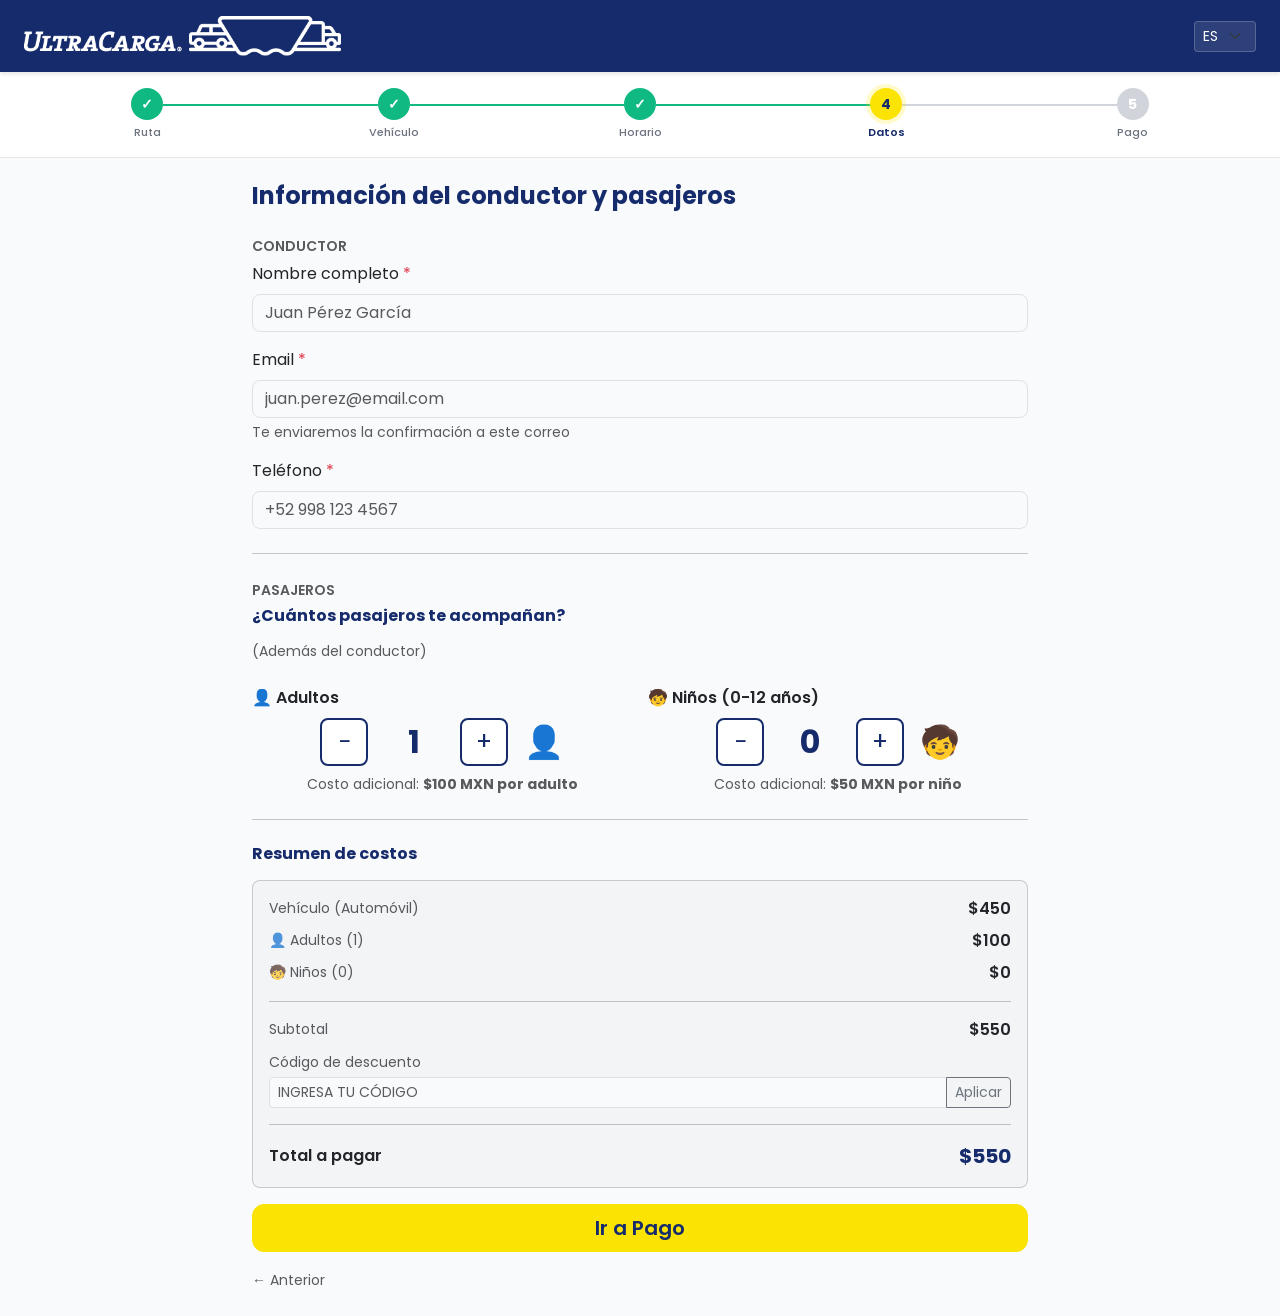
<file: step4-passenger.html>
<!DOCTYPE html>
<html lang="es">
<head>
  <meta charset="UTF-8">
  <meta name="viewport" content="width=device-width, initial-scale=1.0">
  <title>Datos del Conductor - Ultracarga</title>

  <!-- Bootstrap 5 CSS -->
  <link href="https://cdn.jsdelivr.net/npm/bootstrap@5.3.2/dist/css/bootstrap.min.css" rel="stylesheet">

  <!-- Custom Styles -->
  <link rel="stylesheet" href="styles.css">
</head>
<body>

  <!-- HEADER -->
  <header class="header">
    <div class="container-fluid px-4">
      <div class="d-flex justify-content-between align-items-center py-3">
        <a href="index.html" class="header__logo">
          <img src="ultra-carga-horizontal_logo-blanco.png" alt="Ultracarga">
        </a>
        <select class="form-select form-select-sm" style="width: auto; background-color: rgba(255,255,255,0.1); color: white; border-color: rgba(255,255,255,0.2);">
          <option value="es">ES</option>
          <option value="en">EN</option>
        </select>
      </div>
    </div>
  </header>

  <!-- PROGRESS BAR -->
  <div class="progress-bar-wizard">
    <div class="progress-step progress-step--completed">
      <div class="progress-step__number">✓</div>
      <div class="progress-step__label">Ruta</div>
    </div>
    <div class="progress-step progress-step--completed">
      <div class="progress-step__number">✓</div>
      <div class="progress-step__label">Vehículo</div>
    </div>
    <div class="progress-step progress-step--completed">
      <div class="progress-step__number">✓</div>
      <div class="progress-step__label">Horario</div>
    </div>
    <div class="progress-step progress-step--active">
      <div class="progress-step__number">4</div>
      <div class="progress-step__label">Datos</div>
    </div>
    <div class="progress-step">
      <div class="progress-step__number">5</div>
      <div class="progress-step__label">Pago</div>
    </div>
  </div>

  <!-- CONTENT -->
  <div class="container py-4" style="max-width: 800px;">
    <h2 class="h4 fw-bold text-uc-secondary mb-4">Información del conductor y pasajeros</h2>

    <!-- RESIDENT BANNER -->
    <div class="alert alert-info d-none" id="residentBanner" style="background: linear-gradient(135deg, #E3F2FD 0%, #BBDEFB 100%); border: 2px solid #2196F3; color: #162B6B;">
      <div class="d-flex align-items-center gap-3">
        <div class="fs-4">🏖️</div>
        <div>
          <h6 class="fw-bold mb-1" style="color: #162B6B;">Precio de Residente de Quintana Roo</h6>
          <p class="mb-0 small">Estás viendo precios preferenciales para residentes</p>
        </div>
      </div>
    </div>

    <form id="passengerForm">
      <!-- DRIVER INFO -->
      <div class="mb-1">
        <small class="text-uppercase text-muted fw-semibold">Conductor</small>
      </div>

      <div class="mb-3">
        <label for="driverName" class="form-label">Nombre completo <span class="text-danger">*</span></label>
        <input
          type="text"
          id="driverName"
          class="form-control"
          placeholder="Juan Pérez García"
          required
        >
      </div>

      <div class="mb-3">
        <label for="email" class="form-label">Email <span class="text-danger">*</span></label>
        <input
          type="email"
          id="email"
          class="form-control"
          placeholder="juan.perez@email.com"
          required
        >
        <div class="form-text">Te enviaremos la confirmación a este correo</div>
      </div>

      <div class="mb-3">
        <label for="phone" class="form-label">Teléfono <span class="text-danger">*</span></label>
        <input
          type="tel"
          id="phone"
          class="form-control"
          placeholder="+52 998 123 4567"
          required
        >
      </div>

      <hr class="my-4">

      <!-- PASSENGERS -->
      <div class="mb-1">
        <small class="text-uppercase text-muted fw-semibold">Pasajeros</small>
      </div>
      <h5 class="h6 fw-bold text-uc-secondary mb-3">¿Cuántos pasajeros te acompañan?</h5>
      <p class="text-muted small mb-4">
        (Además del conductor)
      </p>

      <!-- PASSENGERS GRID -->
      <div class="row g-3">
        <!-- ADULTS -->
        <div class="col-12 col-md-6">
          <label class="form-label fw-semibold">👤 Adultos</label>
          <div class="counter">
            <button type="button" class="counter__btn" id="decrementAdultsBtn" onclick="changeAdults(-1)">−</button>
            <div class="counter__value" id="adultCount">1</div>
            <button type="button" class="counter__btn" id="incrementAdultsBtn" onclick="changeAdults(1)">+</button>
            <div class="counter__icon">👤</div>
          </div>
          <p class="text-muted small text-center mt-2 mb-0">
            Costo adicional: <strong>$100 MXN por adulto</strong>
          </p>
        </div>

        <!-- CHILDREN -->
        <div class="col-12 col-md-6">
          <label class="form-label fw-semibold">🧒 Niños (0-12 años)</label>
          <div class="counter">
            <button type="button" class="counter__btn" id="decrementChildrenBtn" onclick="changeChildren(-1)">−</button>
            <div class="counter__value" id="childCount">0</div>
            <button type="button" class="counter__btn" id="incrementChildrenBtn" onclick="changeChildren(1)">+</button>
            <div class="counter__icon">🧒</div>
          </div>
          <p class="text-muted small text-center mt-2 mb-0">
            Costo adicional: <strong>$50 MXN por niño</strong>
          </p>
        </div>
      </div>

      <hr class="my-4">

      <!-- COST SUMMARY -->
      <h5 class="h6 fw-bold text-uc-secondary mb-3">Resumen de costos</h5>

      <div class="card mb-3" style="background-color: #F3F4F6;">
        <div class="card-body">
          <div class="d-flex justify-content-between align-items-center mb-2">
            <div class="text-muted small">Vehículo (Automóvil)</div>
            <div class="fw-semibold">$<span id="vehiclePrice">450</span></div>
          </div>
          <div class="d-flex justify-content-between align-items-center mb-2" id="adultsRow">
            <div class="text-muted small">👤 Adultos (<span id="adultCountSummary">1</span>)</div>
            <div class="fw-semibold">$<span id="adultsPrice">100</span></div>
          </div>
          <div class="d-flex justify-content-between align-items-center mb-2" id="childrenRow">
            <div class="text-muted small">🧒 Niños (<span id="childCountSummary">0</span>)</div>
            <div class="fw-semibold">$<span id="childrenPrice">0</span></div>
          </div>
          <hr>
          <div class="d-flex justify-content-between align-items-center mb-2">
            <div class="text-muted small">Subtotal</div>
            <div class="fw-semibold">$<span id="subtotal">550</span></div>
          </div>

          <!-- DISCOUNT CODE SECTION -->
          <div class="mb-2">
            <label for="discountCode" class="form-label small text-muted mb-1">Código de descuento</label>
            <div class="input-group input-group-sm">
              <input
                type="text"
                class="form-control"
                id="discountCode"
                placeholder="Ingresa tu código"
                style="text-transform: uppercase;"
                oninput="this.value = this.value.toUpperCase()"
              >
              <button
                class="btn btn-outline-secondary"
                type="button"
                onclick="applyDiscountCode()"
              >
                Aplicar
              </button>
            </div>
            <div id="discountMessage" class="small mt-1"></div>
          </div>

          <div class="d-flex justify-content-between align-items-center mb-2 d-none" id="discountRow">
            <div class="text-success small">Descuento (<span id="discountLabel"></span>)</div>
            <div class="text-success fw-semibold">-$<span id="discount">0</span></div>
          </div>
          <hr>
          <div class="d-flex justify-content-between align-items-center">
            <div class="fw-semibold">Total a pagar</div>
            <div class="fs-5 fw-bold text-uc-secondary">$<span id="totalPrice">468</span></div>
          </div>
        </div>
      </div>

      <!-- DANGEROUS CARGO WARNING -->
      <div class="alert alert-warning d-none" id="dangerousCargoRestriction">
        <div class="d-flex align-items-start gap-2">
          <div class="fs-5">⚠️</div>
          <div>
            <p class="mb-0 small">
              Tu vehículo transporta carga peligrosa. No puedes agregar pasajeros adicionales.
            </p>
          </div>
        </div>
      </div>

      <!-- NAVIGATION BUTTONS -->
      <button type="button" class="btn btn-primary btn-lg w-100 mb-3" onclick="goToPayment()">
        Ir a Pago
      </button>

      <a href="step3-schedule.html" class="d-inline-flex align-items-center gap-1 text-decoration-none text-muted small">
        ← Anterior
      </a>
    </form>
  </div>

  <!-- Bootstrap 5 JS Bundle -->
  <script src="https://cdn.jsdelivr.net/npm/bootstrap@5.3.2/dist/js/bootstrap.bundle.min.js"></script>

  <!-- JAVASCRIPT -->
  <script>
    let adults = 1;
    let children = 0;
    let vehiclePrice = parseInt(localStorage.getItem('vehiclePrice') || '450');
    let adultCost = 100;
    let childCost = 50;
    let discountRate = 0;
    let discountAmount = 0;
    let appliedDiscountCode = '';
    let hasDangerousCargo = localStorage.getItem('dangerousCargo') === 'true';
    let isResident = localStorage.getItem('isResident') === 'true';

    // Valid discount codes
    const discountCodes = {
      'DESCUENTO10': { rate: 0.10, label: '10%' },
      'PROMO15': { rate: 0.15, label: '15%' },
      'BIENVENIDO': { rate: 0.05, label: '5%' },
      'VERANO2026': { rate: 0.20, label: '20%' }
    };

    // Show resident banner if applicable
    if (isResident) {
      document.getElementById('residentBanner').classList.remove('d-none');
    }

    // Check dangerous cargo restriction
    if (hasDangerousCargo) {
      adults = 0;
      children = 0;
      document.getElementById('adultCount').textContent = '0';
      document.getElementById('childCount').textContent = '0';
      document.getElementById('incrementAdultsBtn').disabled = true;
      document.getElementById('decrementAdultsBtn').disabled = true;
      document.getElementById('incrementChildrenBtn').disabled = true;
      document.getElementById('decrementChildrenBtn').disabled = true;
      document.getElementById('dangerousCargoRestriction').classList.remove('d-none');
    }

    function changeAdults(change) {
      if (hasDangerousCargo) return;

      adults += change;

      // Limits
      if (adults < 0) adults = 0;
      if (adults > 8) adults = 8;

      // Update UI
      document.getElementById('adultCount').textContent = adults;

      // Update buttons
      document.getElementById('decrementAdultsBtn').disabled = adults <= 0;
      document.getElementById('incrementAdultsBtn').disabled = adults >= 8;

      // Recalculate price
      updatePriceSummary();
    }

    function changeChildren(change) {
      if (hasDangerousCargo) return;

      children += change;

      // Limits
      if (children < 0) children = 0;
      if (children > 8) children = 8;

      // Update UI
      document.getElementById('childCount').textContent = children;

      // Update buttons
      document.getElementById('decrementChildrenBtn').disabled = children <= 0;
      document.getElementById('incrementChildrenBtn').disabled = children >= 8;

      // Recalculate price
      updatePriceSummary();
    }

    function updatePriceSummary() {
      const adultsTotal = adults * adultCost;
      const childrenTotal = children * childCost;
      const subtotal = vehiclePrice + adultsTotal + childrenTotal;
      discountAmount = Math.round(subtotal * discountRate);
      const total = subtotal - discountAmount;

      // Update UI
      document.getElementById('vehiclePrice').textContent = vehiclePrice;
      document.getElementById('adultCountSummary').textContent = adults;
      document.getElementById('adultsPrice').textContent = adultsTotal;
      document.getElementById('childCountSummary').textContent = children;
      document.getElementById('childrenPrice').textContent = childrenTotal;
      document.getElementById('subtotal').textContent = subtotal;
      document.getElementById('discount').textContent = discountAmount;
      document.getElementById('totalPrice').textContent = total;

      // Show/hide rows based on counts
      document.getElementById('adultsRow').style.display = adults > 0 ? 'flex' : 'none';
      document.getElementById('childrenRow').style.display = children > 0 ? 'flex' : 'none';

      // Show/hide discount row
      if (discountAmount > 0) {
        document.getElementById('discountRow').classList.remove('d-none');
      } else {
        document.getElementById('discountRow').classList.add('d-none');
      }

      // Store total for next step
      localStorage.setItem('totalPrice', total);
      localStorage.setItem('discountCode', appliedDiscountCode);
    }

    function applyDiscountCode() {
      const codeInput = document.getElementById('discountCode');
      const code = codeInput.value.trim().toUpperCase();
      const messageDiv = document.getElementById('discountMessage');

      if (!code) {
        messageDiv.innerHTML = '<span class="text-danger">Por favor ingresa un código</span>';
        return;
      }

      // Check if code is valid
      if (discountCodes[code]) {
        const discountInfo = discountCodes[code];
        discountRate = discountInfo.rate;
        appliedDiscountCode = code;

        // Update discount label
        document.getElementById('discountLabel').textContent = discountInfo.label;

        // Show success message
        messageDiv.innerHTML = `<span class="text-success">✓ Código aplicado: ${discountInfo.label} de descuento</span>`;

        // Disable input and button
        codeInput.disabled = true;
        codeInput.parentElement.querySelector('button').disabled = true;

        // Recalculate prices
        updatePriceSummary();
      } else {
        // Invalid code
        messageDiv.innerHTML = '<span class="text-danger">✗ Código inválido</span>';
        discountRate = 0;
        appliedDiscountCode = '';
        updatePriceSummary();
      }
    }

    function goToPayment() {
      // Validate required fields
      const driverName = document.getElementById('driverName').value;
      const email = document.getElementById('email').value;
      const phone = document.getElementById('phone').value;

      if (!driverName || !email || !phone) {
        alert('Por favor completa todos los campos requeridos');
        return;
      }

      // Email validation
      const emailRegex = /^[^\s@]+@[^\s@]+\.[^\s@]+$/;
      if (!emailRegex.test(email)) {
        alert('Por favor ingresa un email válido');
        return;
      }

      // Store data
      localStorage.setItem('driverName', driverName);
      localStorage.setItem('email', email);
      localStorage.setItem('phone', phone);
      localStorage.setItem('adults', adults);
      localStorage.setItem('children', children);

      // Navigate to payment
      window.location.href = 'step5-payment.html';
    }

    // Initialize price summary
    updatePriceSummary();
  </script>

</body>
</html>
</file>
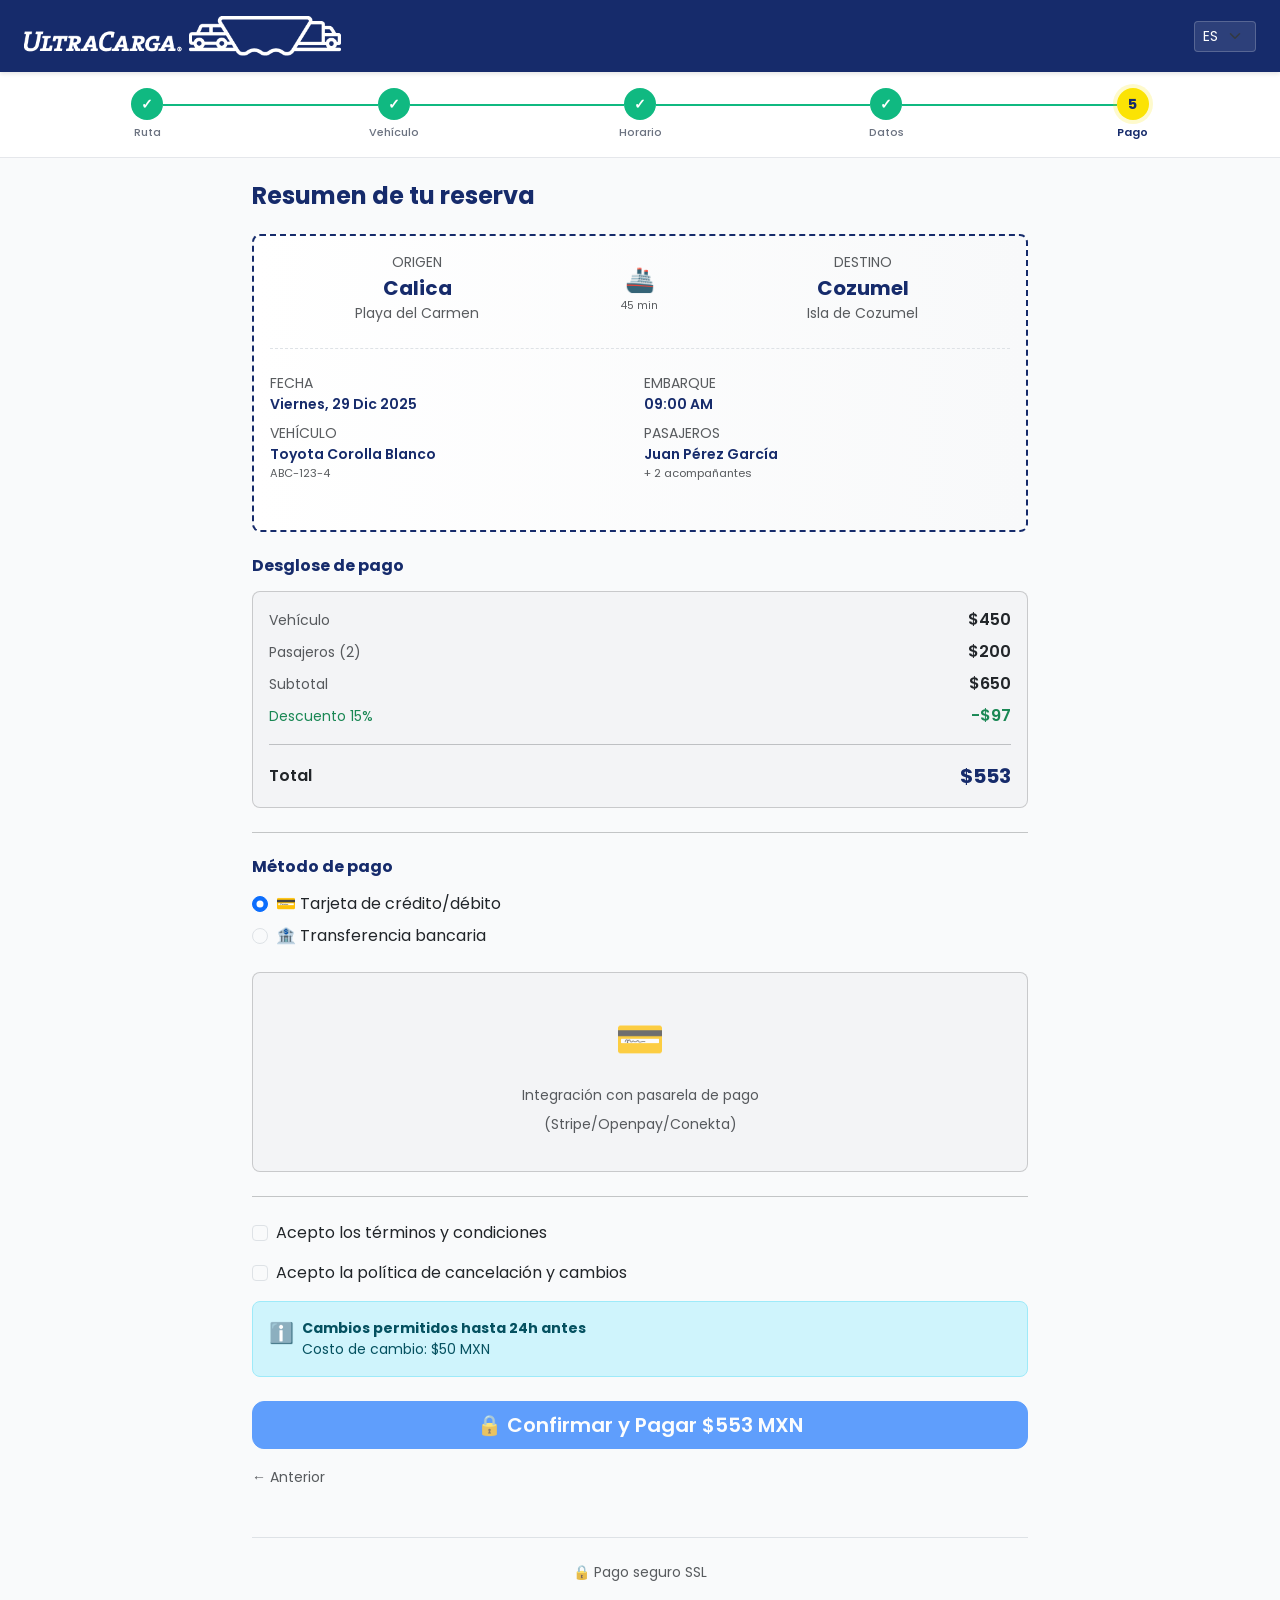
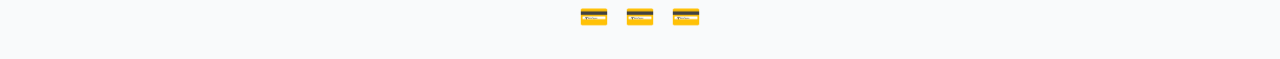
<file: step5-payment.html>
<!DOCTYPE html>
<html lang="es">
<head>
  <meta charset="UTF-8">
  <meta name="viewport" content="width=device-width, initial-scale=1.0">
  <title>Resumen y Pago - Ultracarga</title>

  <!-- Bootstrap 5 CSS -->
  <link href="https://cdn.jsdelivr.net/npm/bootstrap@5.3.2/dist/css/bootstrap.min.css" rel="stylesheet">

  <!-- Custom Styles -->
  <link rel="stylesheet" href="styles.css">
</head>
<body>

  <!-- HEADER -->
  <header class="header">
    <div class="container-fluid px-4">
      <div class="d-flex justify-content-between align-items-center py-3">
        <a href="index.html" class="header__logo">
          <img src="ultra-carga-horizontal_logo-blanco.png" alt="Ultracarga">
        </a>
        <select class="form-select form-select-sm" style="width: auto; background-color: rgba(255,255,255,0.1); color: white; border-color: rgba(255,255,255,0.2);">
          <option value="es">ES</option>
          <option value="en">EN</option>
        </select>
      </div>
    </div>
  </header>

  <!-- PROGRESS BAR -->
  <div class="progress-bar-wizard">
    <div class="progress-step progress-step--completed">
      <div class="progress-step__number">✓</div>
      <div class="progress-step__label">Ruta</div>
    </div>
    <div class="progress-step progress-step--completed">
      <div class="progress-step__number">✓</div>
      <div class="progress-step__label">Vehículo</div>
    </div>
    <div class="progress-step progress-step--completed">
      <div class="progress-step__number">✓</div>
      <div class="progress-step__label">Horario</div>
    </div>
    <div class="progress-step progress-step--completed">
      <div class="progress-step__number">✓</div>
      <div class="progress-step__label">Datos</div>
    </div>
    <div class="progress-step progress-step--active">
      <div class="progress-step__number">5</div>
      <div class="progress-step__label">Pago</div>
    </div>
  </div>

  <!-- CONTENT -->
  <div class="container py-4" style="max-width: 800px;">
    <h2 class="h4 fw-bold text-uc-secondary mb-4">Resumen de tu reserva</h2>

    <!-- RESIDENT BANNER -->
    <div class="alert alert-info d-none" id="residentBanner" style="background: linear-gradient(135deg, #E3F2FD 0%, #BBDEFB 100%); border: 2px solid #2196F3; color: #162B6B;">
      <div class="d-flex align-items-center gap-3">
        <div class="fs-4">🏖️</div>
        <div>
          <h6 class="fw-bold mb-1" style="color: #162B6B;">Precio de Residente de Quintana Roo</h6>
          <p class="mb-0 small">Estás viendo precios preferenciales para residentes</p>
        </div>
      </div>
    </div>

    <!-- BOARDING PASS STYLE TICKET -->
    <div class="card mb-4" style="border: 2px dashed #162B6B; background: linear-gradient(to right, #ffffff 0%, #f8f9fa 100%);">
      <div class="card-body p-3">
        <!-- ROUTE INFO -->
        <div class="row mb-3">
          <div class="col-5 text-center">
            <div class="text-muted small">ORIGEN</div>
            <div class="fw-bold text-uc-secondary fs-5">Calica</div>
            <div class="text-muted small">Playa del Carmen</div>
          </div>
          <div class="col-2 d-flex align-items-center justify-content-center">
            <div class="text-center">
              <div class="fs-4">🚢</div>
              <div class="text-muted" style="font-size: 0.65rem;">45 min</div>
            </div>
          </div>
          <div class="col-5 text-center">
            <div class="text-muted small">DESTINO</div>
            <div class="fw-bold text-uc-secondary fs-5">Cozumel</div>
            <div class="text-muted small">Isla de Cozumel</div>
          </div>
        </div>
            <div class="my-4" style="border-bottom: 1px dashed #dee2e6;"></div>


        <!-- TRIP DETAILS -->
        <div class="row g-2 mb-3 pb-3" >
          <div class="col-6">
            <div class="text-muted small">FECHA</div>
            <div class="fw-semibold text-uc-secondary small">Viernes, 29 Dic 2025</div>
          </div>
          <div class="col-6">
            <div class="text-muted small">EMBARQUE</div>
            <div class="fw-semibold text-uc-secondary small">09:00 AM</div>
          </div>
          <div class="col-6">
            <div class="text-muted small">VEHÍCULO</div>
            <div class="fw-semibold text-uc-secondary small">Toyota Corolla Blanco</div>
            <div class="text-muted" style="font-size: 0.7rem;">ABC-123-4</div>
          </div>
          <div class="col-6">
            <div class="text-muted small">PASAJEROS</div>
            <div class="fw-semibold text-uc-secondary small">Juan Pérez García</div>
            <div class="text-muted" style="font-size: 0.7rem;">+ 2 acompañantes</div>
          </div>
        </div>
      </div>
    </div>


    <!-- PAYMENT BREAKDOWN -->
    <h5 class="h6 fw-bold text-uc-secondary mb-3">Desglose de pago</h5>

    <div class="card mb-4" style="background-color: #F3F4F6;">
      <div class="card-body">
        <div class="d-flex justify-content-between align-items-center mb-2">
          <div class="text-muted small">Vehículo</div>
          <div class="fw-semibold">$450</div>
        </div>
        <div class="d-flex justify-content-between align-items-center mb-2">
          <div class="text-muted small">Pasajeros (2)</div>
          <div class="fw-semibold">$200</div>
        </div>
        <div class="d-flex justify-content-between align-items-center mb-2">
          <div class="text-muted small">Subtotal</div>
          <div class="fw-semibold">$650</div>
        </div>
        <div class="d-flex justify-content-between align-items-center mb-2">
          <div class="text-success small">Descuento 15%</div>
          <div class="text-success fw-semibold">-$97</div>
        </div>
        <hr>
        <div class="d-flex justify-content-between align-items-center">
          <div class="fw-semibold">Total</div>
          <div class="fs-5 fw-bold text-uc-secondary">$553</div>
        </div>
      </div>
    </div>

    <hr class="my-4">

    <!-- PAYMENT METHOD -->
    <h5 class="h6 fw-bold text-uc-secondary mb-3">Método de pago</h5>

    <form id="paymentForm">
      <div class="form-check mb-2">
        <input class="form-check-input" type="radio" name="paymentMethod" value="card" id="card" checked>
        <label class="form-check-label" for="card">
          💳 Tarjeta de crédito/débito
        </label>
      </div>

      <div class="form-check mb-4">
        <input class="form-check-input" type="radio" name="paymentMethod" value="bank" id="bank">
        <label class="form-check-label" for="bank">
          🏦 Transferencia bancaria
        </label>
      </div>

      <!-- PAYMENT GATEWAY PLACEHOLDER -->
      <div class="card mb-4" style="min-height: 200px; background-color: #F3F4F6;">
        <div class="card-body d-flex align-items-center justify-content-center">
          <div class="text-center text-muted">
            <div class="fs-1 mb-3">💳</div>
            <div class="small">Integración con pasarela de pago</div>
            <div class="small mt-2">(Stripe/Openpay/Conekta)</div>
          </div>
        </div>
      </div>

      <hr class="my-4">

      <!-- TERMS AND CONDITIONS -->
      <div class="form-check mb-3">
        <input class="form-check-input" type="checkbox" id="terms" required>
        <label class="form-check-label" for="terms">
          Acepto los términos y condiciones
        </label>
      </div>

      <div class="form-check mb-3">
        <input class="form-check-input" type="checkbox" id="cancellation" required>
        <label class="form-check-label" for="cancellation">
          Acepto la política de cancelación y cambios
        </label>
      </div>

      <!-- POLICY INFO -->
      <div class="alert alert-info d-flex align-items-start gap-2 mb-4">
        <div class="fs-5">ℹ️</div>
        <div>
          <p class="mb-0 small">
            <strong>Cambios permitidos hasta 24h antes</strong><br>
            Costo de cambio: $50 MXN
          </p>
        </div>
      </div>

      <!-- SUBMIT BUTTON -->
      <button type="button" class="btn btn-primary btn-lg w-100 mb-3" onclick="processPayment()" id="payBtn" disabled>
        <span>🔒</span>
        Confirmar y Pagar $553 MXN
      </button>

      <a href="step4-passenger.html" class="d-inline-flex align-items-center gap-1 text-decoration-none text-muted small">
        ← Anterior
      </a>

      <!-- TRUST BADGES -->
      <div class="text-center mt-5 pt-4 border-top">
        <p class="text-muted small mb-3">
          🔒 Pago seguro SSL
        </p>
        <div class="d-flex justify-content-center gap-3 fs-4">
          <span title="Visa">💳</span>
          <span title="Mastercard">💳</span>
          <span title="American Express">💳</span>
        </div>
      </div>
    </form>
  </div>

  <!-- Bootstrap 5 JS Bundle -->
  <script src="https://cdn.jsdelivr.net/npm/bootstrap@5.3.2/dist/js/bootstrap.bundle.min.js"></script>

  <!-- JAVASCRIPT -->
  <script>
    // Show resident banner if applicable
    const isResident = localStorage.getItem('isResident') === 'true';
    if (isResident) {
      document.getElementById('residentBanner').classList.remove('d-none');
    }

    // Enable pay button when both checkboxes are checked
    const termsCheckbox = document.getElementById('terms');
    const cancellationCheckbox = document.getElementById('cancellation');
    const payBtn = document.getElementById('payBtn');

    function checkButtonState() {
      if (termsCheckbox.checked && cancellationCheckbox.checked) {
        payBtn.disabled = false;
      } else {
        payBtn.disabled = true;
      }
    }

    termsCheckbox.addEventListener('change', checkButtonState);
    cancellationCheckbox.addEventListener('change', checkButtonState);

    function processPayment() {
      // Show loading state
      payBtn.disabled = true;
      payBtn.textContent = 'Procesando pago...';

      // Simulate payment processing
      setTimeout(() => {
        // In real app, this would call payment API
        window.location.href = 'confirmation.html';
      }, 1500);
    }
  </script>

</body>
</html>
</file>
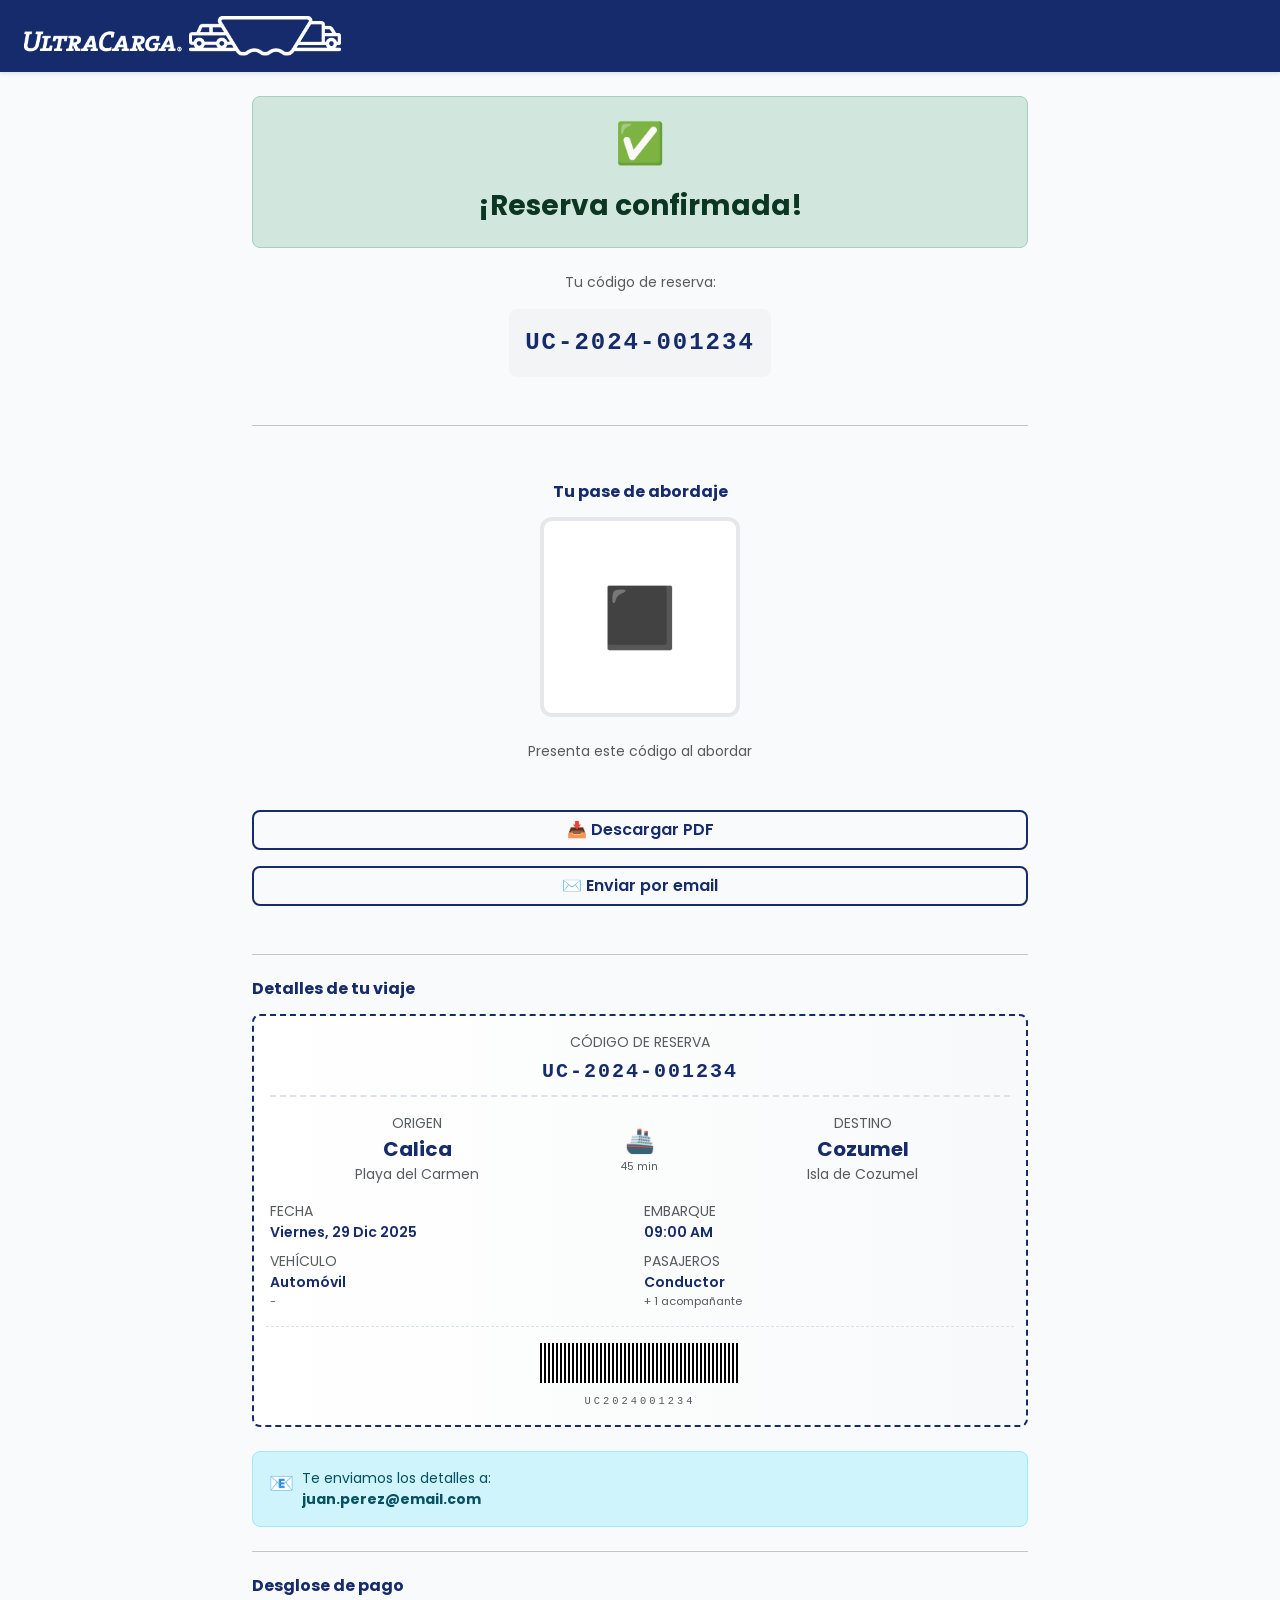
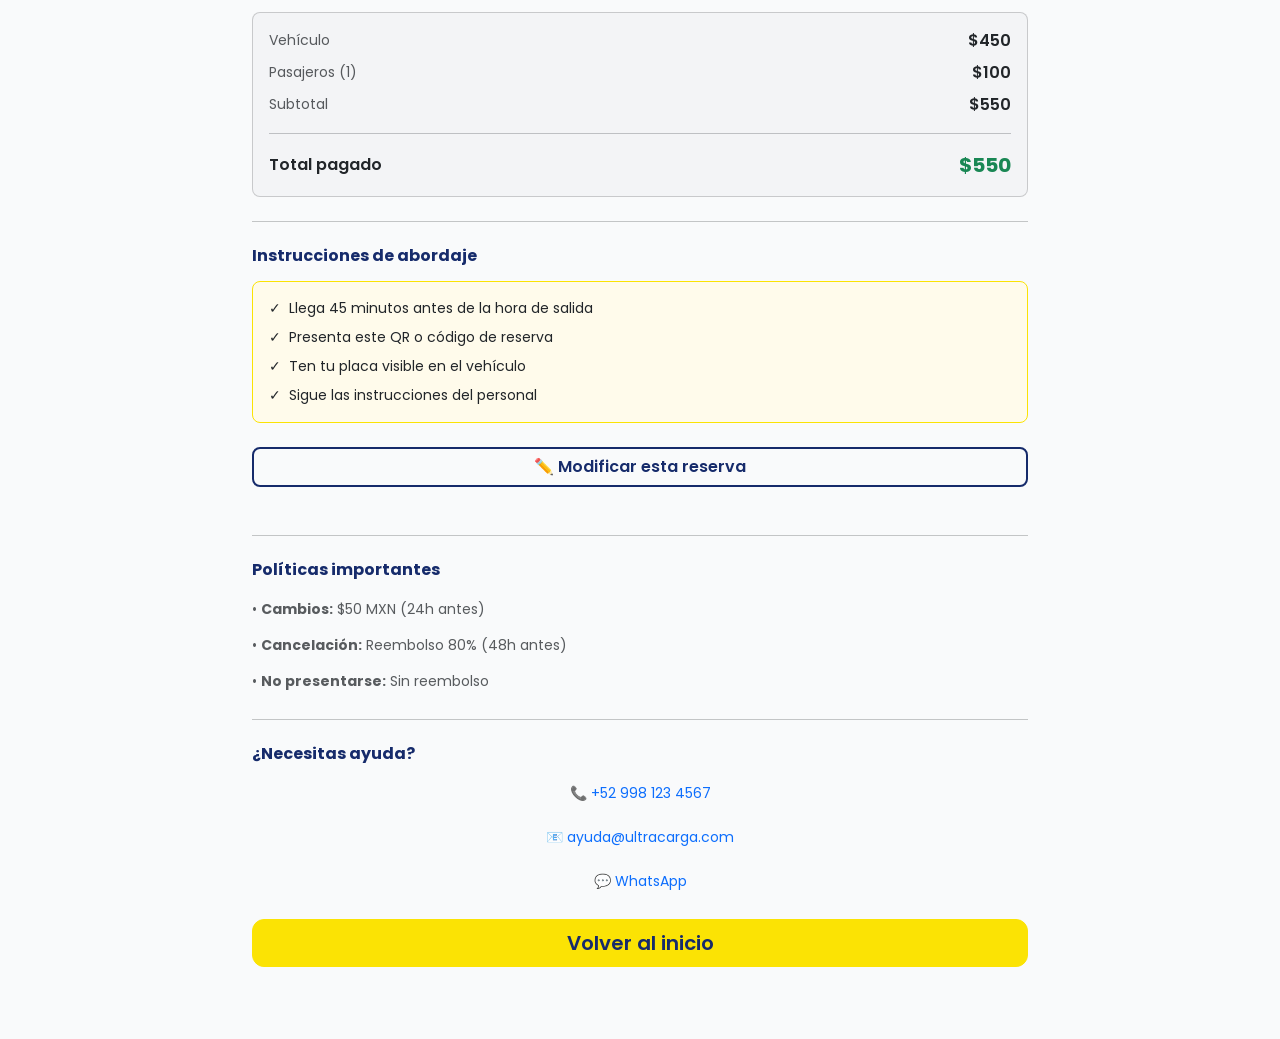
<file: wireframes/confirmation.html>
<!DOCTYPE html>
<html lang="es">
<head>
  <meta charset="UTF-8">
  <meta name="viewport" content="width=device-width, initial-scale=1.0">
  <title>Reserva Confirmada - Ultracarga</title>

  <!-- Bootstrap 5 CSS -->
  <link href="https://cdn.jsdelivr.net/npm/bootstrap@5.3.2/dist/css/bootstrap.min.css" rel="stylesheet">

  <!-- Custom Styles -->
  <link rel="stylesheet" href="styles.css">
</head>
<body>

  <!-- HEADER (SIMPLE) -->
  <header class="header">
    <div class="container-fluid px-4">
      <div class="d-flex justify-content-between align-items-center py-3">
        <a href="index.html" class="header__logo">
          <img src="ultra-carga-horizontal_logo-blanco.png" alt="Ultracarga">
        </a>
      </div>
    </div>
  </header>

  <!-- SUCCESS CONTENT -->
  <div class="container py-4" style="max-width: 800px;">
    <!-- SUCCESS MESSAGE -->
    <div class="alert alert-success animate-fade-in text-center mb-4">
      <div class="fs-1 mb-3">✅</div>
      <h1 class="h3 fw-bold mb-2">¡Reserva confirmada!</h1>
    </div>

    <!-- RESERVATION CODE -->
    <div class="text-center mb-4">
      <p class="text-muted small mb-3">
        Tu código de reserva:
      </p>
      <div class="reservation-code">
        UC-2024-001234
      </div>
    </div>

    <hr class="my-4">

    <!-- QR CODE -->
    <div class="qr-container">
      <h5 class="h6 fw-bold text-uc-secondary text-center mb-3">Tu pase de abordaje</h5>
      <div class="qr-code">
        <div class="qr-code__placeholder">◼️</div>
      </div>
      <p class="text-center text-muted small">
        Presenta este código al abordar
      </p>
    </div>

    <!-- ACTION BUTTONS -->
    <button class="btn btn-secondary w-100 mb-3" onclick="downloadPDF()">
      📥 Descargar PDF
    </button>

    <button class="btn btn-secondary w-100 mb-4" onclick="sendEmail()">
      ✉️ Enviar por email
    </button>

    <hr class="my-4">

    <!-- TRIP DETAILS -->
    <h5 class="h6 fw-bold text-uc-secondary mb-3" id="tripDetailsTitle">Detalles de tu viaje</h5>

    <!-- OUTBOUND TRIP TICKET -->
    <div id="outboundTicket">
      <h6 class="small text-muted fw-semibold mb-2" id="outboundLabel" style="display: none;">VIAJE DE IDA</h6>

      <!-- BOARDING PASS STYLE TICKET -->
      <div class="card mb-4" style="border: 2px dashed #162B6B; background: linear-gradient(to right, #ffffff 0%, #f8f9fa 100%);">
        <div class="card-body p-3">
          <!-- TICKET HEADER -->
          <div class="text-center mb-3 pb-2" style="border-bottom: 2px dashed #dee2e6;">
            <div class="text-muted small mb-1">CÓDIGO DE RESERVA</div>
            <div class="fw-bold text-uc-secondary" style="font-size: 1.25rem; letter-spacing: 2px; font-family: monospace;">UC-2024-001234</div>
          </div>

        <!-- ROUTE INFO -->
        <div class="row mb-3">
          <div class="col-5 text-center">
            <div class="text-muted small">ORIGEN</div>
            <div class="fw-bold text-uc-secondary fs-5">Calica</div>
            <div class="text-muted small">Playa del Carmen</div>
          </div>
          <div class="col-2 d-flex align-items-center justify-content-center">
            <div class="text-center">
              <div class="fs-4">🚢</div>
              <div class="text-muted" style="font-size: 0.65rem;">45 min</div>
            </div>
          </div>
          <div class="col-5 text-center">
            <div class="text-muted small">DESTINO</div>
            <div class="fw-bold text-uc-secondary fs-5">Cozumel</div>
            <div class="text-muted small">Isla de Cozumel</div>
          </div>
        </div>

        <!-- TRIP DETAILS -->
        <div class="row g-2 mb-3 pb-3" style="border-bottom: 1px dashed #dee2e6;">
          <div class="col-6">
            <div class="text-muted small">FECHA</div>
            <div class="fw-semibold text-uc-secondary small">Viernes, 29 Dic 2025</div>
          </div>
          <div class="col-6">
            <div class="text-muted small">EMBARQUE</div>
            <div class="fw-semibold text-uc-secondary small">09:00 AM</div>
          </div>
          <div class="col-6">
            <div class="text-muted small">VEHÍCULO</div>
            <div class="fw-semibold text-uc-secondary small" id="vehicleDetailsConfirmation">Automóvil</div>
            <div class="text-muted" style="font-size: 0.7rem;" id="licensePlateConfirmation">ABC-123-4</div>
          </div>
          <div class="col-6">
            <div class="text-muted small">PASAJEROS</div>
            <div class="fw-semibold text-uc-secondary small" id="driverNameConfirmation">Conductor</div>
            <div class="text-muted" style="font-size: 0.7rem;" id="passengersConfirmation">+ 2 acompañantes</div>
          </div>
        </div>

        <!-- BARCODE -->
        <div class="text-center mt-3">
          <div style="display: inline-block; background: repeating-linear-gradient(90deg, #000 0px, #000 2px, #fff 2px, #fff 4px); height: 40px; width: 200px;"></div>
          <div class="text-muted mt-1" style="font-size: 0.65rem; font-family: monospace; letter-spacing: 3px;">UC2024001234</div>
        </div>
      </div>
    </div>
    </div>

    <!-- RETURN TRIP TICKET (only for roundtrip) -->
    <div id="returnTicket" style="display: none;">
      <h6 class="small text-muted fw-semibold mb-2">VIAJE DE VUELTA</h6>

      <!-- BOARDING PASS STYLE TICKET -->
      <div class="card mb-4" style="border: 2px dashed #162B6B; background: linear-gradient(to right, #ffffff 0%, #f8f9fa 100%);">
        <div class="card-body p-3">
          <!-- TICKET HEADER -->
          <div class="text-center mb-3 pb-2" style="border-bottom: 2px dashed #dee2e6;">
            <div class="text-muted small mb-1">CÓDIGO DE RESERVA</div>
            <div class="fw-bold text-uc-secondary" style="font-size: 1.25rem; letter-spacing: 2px; font-family: monospace;">UC-2024-001234-R</div>
          </div>

        <!-- ROUTE INFO (RETURN - REVERSED) -->
        <div class="row mb-3">
          <div class="col-5 text-center">
            <div class="text-muted small">ORIGEN</div>
            <div class="fw-bold text-uc-secondary fs-5" id="returnOriginName">Cozumel</div>
            <div class="text-muted small" id="returnOriginDetails">Isla de Cozumel</div>
          </div>
          <div class="col-2 d-flex align-items-center justify-content-center">
            <div class="text-center">
              <div class="fs-4">🚢</div>
              <div class="text-muted" style="font-size: 0.65rem;">45 min</div>
            </div>
          </div>
          <div class="col-5 text-center">
            <div class="text-muted small">DESTINO</div>
            <div class="fw-bold text-uc-secondary fs-5" id="returnDestinationName">Calica</div>
            <div class="text-muted small" id="returnDestinationDetails">Playa del Carmen</div>
          </div>
        </div>

        <!-- TRIP DETAILS -->
        <div class="row g-2 mb-3 pb-3" style="border-bottom: 1px dashed #dee2e6;">
          <div class="col-6">
            <div class="text-muted small">FECHA</div>
            <div class="fw-semibold text-uc-secondary small" id="returnDateDisplay">Domingo, 31 Dic 2025</div>
          </div>
          <div class="col-6">
            <div class="text-muted small">EMBARQUE</div>
            <div class="fw-semibold text-uc-secondary small" id="returnScheduleDisplay">09:00 AM</div>
          </div>
          <div class="col-6">
            <div class="text-muted small">VEHÍCULO</div>
            <div class="fw-semibold text-uc-secondary small" id="returnVehicleDetails">Automóvil</div>
            <div class="text-muted" style="font-size: 0.7rem;" id="returnLicensePlate">ABC-123-4</div>
          </div>
          <div class="col-6">
            <div class="text-muted small">PASAJEROS</div>
            <div class="fw-semibold text-uc-secondary small" id="returnDriverName">Conductor</div>
            <div class="text-muted" style="font-size: 0.7rem;" id="returnPassengers">+ 2 acompañantes</div>
          </div>
        </div>

        <!-- BARCODE -->
        <div class="text-center mt-3">
          <div style="display: inline-block; background: repeating-linear-gradient(90deg, #000 0px, #000 2px, #fff 2px, #fff 4px); height: 40px; width: 200px;"></div>
          <div class="text-muted mt-1" style="font-size: 0.65rem; font-family: monospace; letter-spacing: 3px;">UC2024001234R</div>
        </div>
      </div>
    </div>
    </div>

    <!-- EMAIL CONFIRMATION -->
    <div class="alert alert-info d-flex align-items-start gap-2 mb-4">
      <div class="fs-5">📧</div>
      <div>
        <p class="mb-0 small">
          Te enviamos los detalles a:<br>
          <strong>juan.perez@email.com</strong>
        </p>
      </div>
    </div>

    <hr class="my-4">

    <!-- PAYMENT BREAKDOWN -->
    <h5 class="h6 fw-bold text-uc-secondary mb-3">Desglose de pago</h5>

    <div class="card mb-4" style="background-color: #F3F4F6;">
      <div class="card-body">
        <div class="d-flex justify-content-between align-items-center mb-2">
          <div class="text-muted small">Vehículo</div>
          <div class="fw-semibold" id="vehiclePriceDisplay">$450</div>
        </div>
        <div class="d-flex justify-content-between align-items-center mb-2" id="passengersRow">
          <div class="text-muted small">Pasajeros (<span id="passengerCount">2</span>)</div>
          <div class="fw-semibold" id="passengersPriceDisplay">$200</div>
        </div>

        <!-- Discount Row (Hidden by default) -->
        <div class="d-flex justify-content-between align-items-center mb-2 d-none" id="vehicleDiscountRow">
          <div class="text-success small" id="vehicleDiscountLabel">Descuento</div>
          <div class="text-success fw-semibold">-$<span id="vehicleDiscountAmount">0</span></div>
        </div>

        <div class="d-flex justify-content-between align-items-center mb-2">
          <div class="text-muted small">Subtotal</div>
          <div class="fw-semibold" id="subtotalDisplay">$650</div>
        </div>

        <!-- Coupon Discount Row (Hidden by default) -->
        <div class="d-flex justify-content-between align-items-center mb-2 d-none" id="couponDiscountRow">
          <div class="text-success small">Descuento cupón (<span id="couponDiscountLabel">15%</span>)</div>
          <div class="text-success fw-semibold">-$<span id="couponDiscountAmount">97</span></div>
        </div>

        <hr>
        <div class="d-flex justify-content-between align-items-center">
          <div class="fw-semibold">Total pagado</div>
          <div class="fs-5 fw-bold text-success">$<span id="totalDisplay">553</span></div>
        </div>
      </div>
    </div>

    <!-- DISCOUNT ID WARNING (Hidden by default) -->
    <div class="alert alert-warning d-none" id="discountIdWarning" style="background-color: #fff3cd; border-color: #ffc107;">
      <div class="d-flex align-items-start gap-2">
        <div class="fs-5">⚠️</div>
        <div>
          <h6 class="fw-bold mb-2">Importante: Presentación de identificación</h6>
          <p class="mb-0 small" id="discountIdText"></p>
        </div>
      </div>
    </div>

    <hr class="my-4">

    <!-- BOARDING INSTRUCTIONS -->
    <h5 class="h6 fw-bold text-uc-secondary mb-3">Instrucciones de abordaje</h5>

    <div class="card mb-4" style="background-color: #fffbeb; border-color: var(--uc-primary);">
      <div class="card-body">
        <div class="d-flex gap-2 mb-2 small">
          <span>✓</span>
          <span>Llega 45 minutos antes de la hora de salida</span>
        </div>
        <div class="d-flex gap-2 mb-2 small">
          <span>✓</span>
          <span>Presenta este QR o código de reserva</span>
        </div>
        <div class="d-flex gap-2 mb-2 small">
          <span>✓</span>
          <span>Ten tu placa visible en el vehículo</span>
        </div>
        <div class="d-flex gap-2 small">
          <span>✓</span>
          <span>Sigue las instrucciones del personal</span>
        </div>
      </div>
    </div>

    <!-- MODIFY RESERVATION CTA -->
    <button class="btn btn-secondary w-100 mb-4" onclick="modifyReservation()">
      ✏️ Modificar esta reserva
    </button>

    <hr class="my-4">

    <!-- POLICIES -->
    <h5 class="h6 fw-bold text-uc-secondary mb-3">Políticas importantes</h5>

    <div class="text-muted small lh-lg mb-4">
      <p class="mb-2">• <strong>Cambios:</strong> $50 MXN (24h antes)</p>
      <p class="mb-2">• <strong>Cancelación:</strong> Reembolso 80% (48h antes)</p>
      <p class="mb-0">• <strong>No presentarse:</strong> Sin reembolso</p>
    </div>

    <hr class="my-4">

    <!-- CONTACT INFO -->
    <h5 class="h6 fw-bold text-uc-secondary mb-3">¿Necesitas ayuda?</h5>

    <div class="text-center text-muted small lh-lg mb-4">
      <p>📞 <a href="tel:+529981234567" class="text-decoration-none">+52 998 123 4567</a></p>
      <p>📧 <a href="mailto:ayuda@ultracarga.com" class="text-decoration-none">ayuda@ultracarga.com</a></p>
      <p>💬 <a href="https://wa.me/529981234567" class="text-decoration-none">WhatsApp</a></p>
    </div>

    <!-- HOME BUTTON -->
    <button class="btn btn-primary btn-lg w-100 mb-5" onclick="goHome()">
      Volver al inicio
    </button>
  </div>

  <!-- Bootstrap 5 JS Bundle -->
  <script src="https://cdn.jsdelivr.net/npm/bootstrap@5.3.2/dist/js/bootstrap.bundle.min.js"></script>

  <!-- JAVASCRIPT -->
  <script>
    function downloadPDF() {
      alert('En la versión final, esto descargará un PDF con el QR y los detalles de la reserva');
      // In real implementation:
      // - Generate PDF with reservation details and QR code
      // - Trigger download
    }

    function sendEmail() {
      alert('Email enviado a juan.perez@email.com');
      // In real implementation:
      // - Trigger backend to send confirmation email
      // - Show success message
    }

    function modifyReservation() {
      // Pre-populate modification flow with current reservation
      localStorage.setItem('modifyingReservation', 'UC-2024-001234');
      window.location.href = 'modify-reservation.html';
    }

    function goHome() {
      // Clear localStorage
      localStorage.clear();
      window.location.href = 'index.html';
    }

    // Initialize page for roundtrip if applicable
    (function initRoundtrip() {
      const tripType = localStorage.getItem('tripType') || 'oneway';

      if (tripType === 'roundtrip') {
        // Show roundtrip elements
        document.getElementById('outboundLabel').style.display = 'block';
        document.getElementById('returnTicket').style.display = 'block';
        document.getElementById('tripDetailsTitle').textContent = 'Detalles de tus viajes';

        // Populate return ticket with data
        const selectedReturnDate = localStorage.getItem('selectedReturnDate');
        const selectedRoute = localStorage.getItem('selectedRoute') || 'calica-cozumel';

        // Update return date
        if (selectedReturnDate) {
          const returnDate = new Date(selectedReturnDate);
          const options = { weekday: 'long', day: 'numeric', month: 'short', year: 'numeric' };
          document.getElementById('returnDateDisplay').textContent = returnDate.toLocaleDateString('es-ES', options);
        }

        // Update return schedule
        const selectedReturnSchedule = localStorage.getItem('selectedReturnSchedule');
        if (selectedReturnSchedule) {
          // Extract time from schedule ID (simplified)
          document.getElementById('returnScheduleDisplay').textContent = '09:00 AM'; // Default, could parse from ID
        }

        // Reverse route for return
        if (selectedRoute === 'calica-cozumel') {
          document.getElementById('returnOriginName').textContent = 'Cozumel';
          document.getElementById('returnOriginDetails').textContent = 'Isla de Cozumel';
          document.getElementById('returnDestinationName').textContent = 'Calica';
          document.getElementById('returnDestinationDetails').textContent = 'Playa del Carmen';
        } else if (selectedRoute === 'puntasam-islamujeres') {
          document.getElementById('returnOriginName').textContent = 'Isla Mujeres';
          document.getElementById('returnOriginDetails').textContent = 'Isla Mujeres';
          document.getElementById('returnDestinationName').textContent = 'Punta Sam';
          document.getElementById('returnDestinationDetails').textContent = 'Cancún';
        }

        // Copy vehicle and passenger info to return ticket
        setTimeout(() => {
          document.getElementById('returnVehicleDetails').textContent = document.getElementById('vehicleDetailsConfirmation').textContent;
          document.getElementById('returnLicensePlate').textContent = document.getElementById('licensePlateConfirmation').textContent;
          document.getElementById('returnDriverName').textContent = document.getElementById('driverNameConfirmation').textContent;
          document.getElementById('returnPassengers').textContent = document.getElementById('passengersConfirmation').textContent;
        }, 100);
      }
    })();

    // Load and display payment breakdown with discount
    (function initPaymentBreakdown() {
      // Load data from localStorage
      const tripType = localStorage.getItem('tripType') || 'oneway';
      const isResident = localStorage.getItem('isResident') === 'true';
      const isInapam = localStorage.getItem('isInapam') === 'true';
      const vehiclePriceRegular = parseInt(localStorage.getItem('vehiclePrice') || '450');

      // Load passenger data from step4
      const adults = parseInt(localStorage.getItem('adults') || '1');
      const children = parseInt(localStorage.getItem('children') || '0');
      const adultCost = 100;
      const childCost = 50;

      // Calculate vehicle price with discount if applicable
      let vehiclePrice = vehiclePriceRegular;
      let vehicleDiscount = 0;
      let discountLabel = '';

      if (isResident) {
        const discountedPrice = Math.round(vehiclePriceRegular * 0.89); // ~11% off
        vehicleDiscount = vehiclePriceRegular - discountedPrice;
        vehiclePrice = discountedPrice;
        discountLabel = '🏖️ Descuento residente Quintana Roo';
      } else if (isInapam) {
        const discountedPrice = Math.round(vehiclePriceRegular * 0.90); // 10% off
        vehicleDiscount = vehiclePriceRegular - discountedPrice;
        vehiclePrice = discountedPrice;
        discountLabel = '👴 Descuento INAPAM';
      }

      // Update vehicle price display
      document.getElementById('vehiclePriceDisplay').textContent = `$${vehiclePrice}`;

      // Show discount row if applicable
      if (vehicleDiscount > 0) {
        const discountRow = document.getElementById('vehicleDiscountRow');
        document.getElementById('vehicleDiscountLabel').textContent = discountLabel;
        document.getElementById('vehicleDiscountAmount').textContent = vehicleDiscount;
        discountRow.classList.remove('d-none');

        // Show ID warning based on discount type
        const discountIdWarning = document.getElementById('discountIdWarning');
        const discountIdText = document.getElementById('discountIdText');

        if (isResident) {
          discountIdText.textContent = 'Deberás presentar tu identificación oficial que acredite tu residencia en Quintana Roo al abordar. De lo contrario, tendrás que pagar la diferencia del precio regular.';
        } else if (isInapam) {
          discountIdText.textContent = 'Deberás presentar tu credencial INAPAM vigente al abordar. De lo contrario, tendrás que pagar la diferencia del precio regular.';
        }

        discountIdWarning.classList.remove('d-none');
      }

      // Calculate passenger costs
      const passengersTotal = (adults * adultCost) + (children * childCost);
      const totalPassengers = adults + children;

      // For roundtrip, double the costs
      const tripMultiplier = (tripType === 'roundtrip') ? 2 : 1;
      const vehiclePriceTotal = vehiclePrice * tripMultiplier;
      const vehiclePriceRegularTotal = vehiclePriceRegular * tripMultiplier;
      const passengersTotalForTrip = passengersTotal * tripMultiplier;
      const vehicleDiscountTotal = vehicleDiscount * tripMultiplier;

      // Update passenger display
      document.getElementById('passengerCount').textContent = totalPassengers;
      document.getElementById('passengersPriceDisplay').textContent = `$${passengersTotalForTrip}`;

      // Update vehicle price display (show total for roundtrip)
      document.getElementById('vehiclePriceDisplay').textContent = `$${vehiclePriceTotal}`;
      if (vehicleDiscountTotal > 0) {
        document.getElementById('vehicleDiscountAmount').textContent = vehicleDiscountTotal;
      }

      // Hide passengers row if no passengers (only driver)
      if (totalPassengers === 0) {
        document.getElementById('passengersRow').classList.add('d-none');
      }

      // Calculate subtotal (vehicle regular price + passengers) - for roundtrip
      const subtotal = vehiclePriceRegularTotal + passengersTotalForTrip;

      // Calculate final total (vehicle with discount + passengers) - for roundtrip
      const finalTotal = vehiclePriceTotal + passengersTotalForTrip;

      // Update displays
      document.getElementById('subtotalDisplay').textContent = `$${subtotal}`;
      document.getElementById('totalDisplay').textContent = finalTotal;

      // Update boarding pass details
      const driverName = localStorage.getItem('driverName') || 'Conductor';
      const vehicleType = localStorage.getItem('vehicleType') || 'car';
      const licensePlate = localStorage.getItem('licensePlate') || '';
      const brand = localStorage.getItem('brand') || '';
      const model = localStorage.getItem('model') || '';

      // Vehicle type labels
      const vehicleTypeLabels = {
        'passenger': 'Pasajero sin vehículo',
        'motorcycle': 'Motocicleta',
        'car': 'Automóvil',
        'suv': 'Camioneta/SUV'
      };

      // Update vehicle details
      let vehicleLabel = vehicleTypeLabels[vehicleType] || 'Automóvil';
      if (brand && model) {
        vehicleLabel = `${brand} ${model}`;
      }
      document.getElementById('vehicleDetailsConfirmation').textContent = vehicleLabel;
      document.getElementById('licensePlateConfirmation').textContent = licensePlate || '-';

      // Update driver name
      document.getElementById('driverNameConfirmation').textContent = driverName;

      // Update passengers count
      if (totalPassengers > 0) {
        document.getElementById('passengersConfirmation').textContent = `+ ${totalPassengers} acompañante${totalPassengers > 1 ? 's' : ''}`;
      } else {
        document.getElementById('passengersConfirmation').textContent = 'Solo conductor';
      }
    })();
  </script>

</body>
</html>
</file>
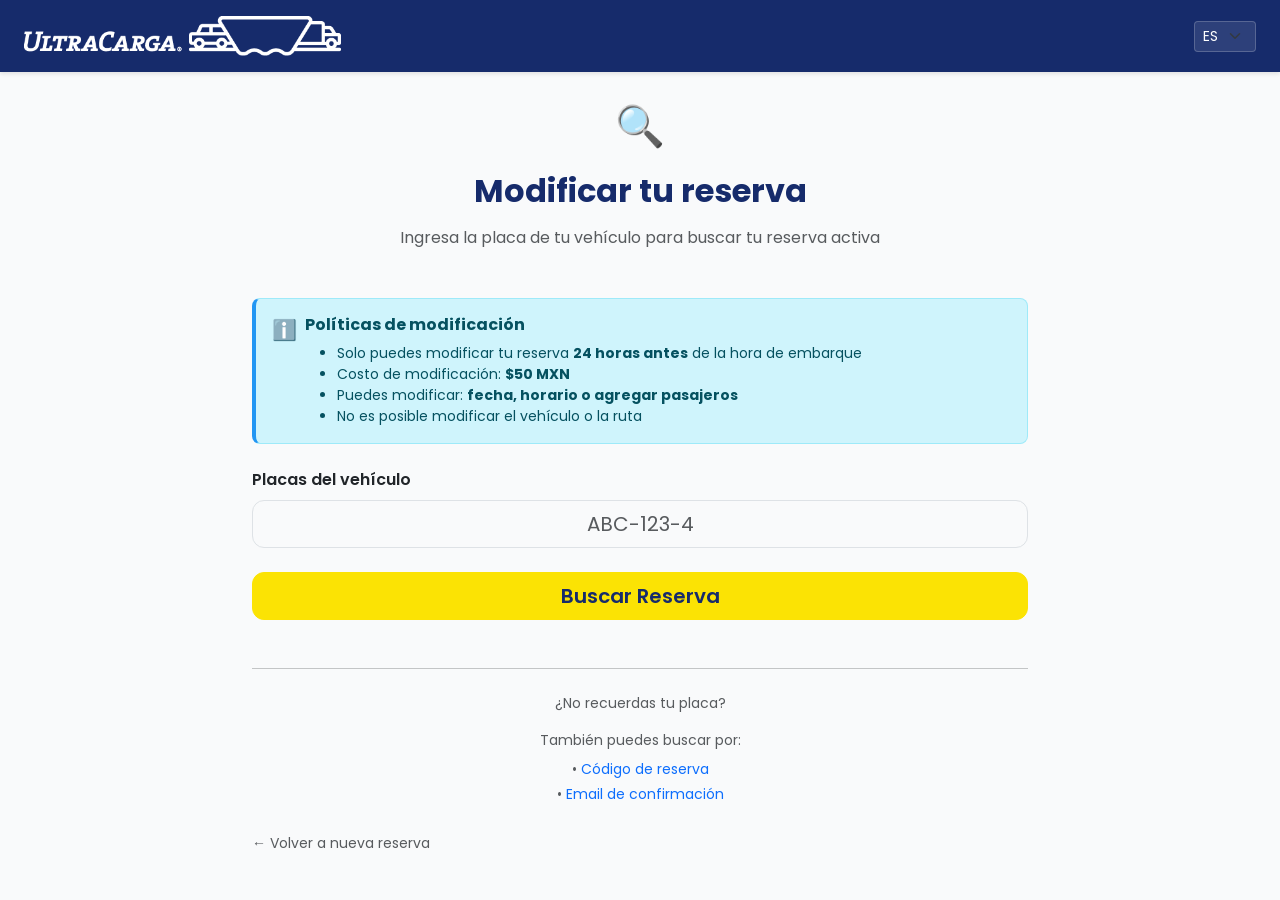
<file: wireframes/modify-reservation.html>
<!DOCTYPE html>
<html lang="es">
<head>
  <meta charset="UTF-8">
  <meta name="viewport" content="width=device-width, initial-scale=1.0">
  <title>Modificar Reserva - Ultracarga</title>

  <!-- Bootstrap 5 CSS -->
  <link href="https://cdn.jsdelivr.net/npm/bootstrap@5.3.2/dist/css/bootstrap.min.css" rel="stylesheet">

  <!-- Custom Styles -->
  <link rel="stylesheet" href="styles.css">
</head>
<body>

  <!-- HEADER -->
  <header class="header">
    <div class="container-fluid px-4">
      <div class="d-flex justify-content-between align-items-center py-3">
        <a href="index.html" class="header__logo">
          <img src="ultra-carga-horizontal_logo-blanco.png" alt="Ultracarga">
        </a>
        <select class="form-select form-select-sm" style="width: auto; background-color: rgba(255,255,255,0.1); color: white; border-color: rgba(255,255,255,0.2);">
          <option value="es">ES</option>
          <option value="en">EN</option>
        </select>
      </div>
    </div>
  </header>

  <div class="container" style="max-width: 800px;">
    
    <!-- SEARCH FORM -->
    <section class="py-4" id="searchSection">
      <div class="text-center mb-5">
        <div class="fs-1 mb-3">🔍</div>
        <h1 class="h2 fw-bold text-uc-secondary mb-3">Modificar tu reserva</h1>
        <p class="text-muted">
          Ingresa la placa de tu vehículo para buscar tu reserva activa
        </p>
      </div>

      <!-- MODIFICATION POLICIES BANNER -->
      <div class="alert alert-info mb-4" style="border-left: 4px solid #2196F3;">
        <div class="d-flex align-items-start gap-2">
          <div class="fs-5">ℹ️</div>
          <div class="flex-grow-1">
            <h6 class="fw-bold mb-2">Políticas de modificación</h6>
            <ul class="mb-0 small">
              <li>Solo puedes modificar tu reserva <strong>24 horas antes</strong> de la hora de embarque</li>
              <li>Costo de modificación: <strong>$50 MXN</strong></li>
              <li>Puedes modificar: <strong>fecha, horario o agregar pasajeros</strong></li>
              <li>No es posible modificar el vehículo o la ruta</li>
            </ul>
          </div>
        </div>
      </div>

      <form id="searchForm" onsubmit="searchReservation(event)">
        <div class="mb-4">
          <label for="searchPlate" class="form-label fw-semibold">
            Placas del vehículo
          </label>
          <input
            type="text"
            id="searchPlate"
            class="form-control form-control-lg text-center"
            placeholder="ABC-123-4"
            maxlength="9"
            oninput="formatLicensePlate(this)"
          >
        </div>

        <button type="submit" class="btn btn-primary btn-lg w-100 mb-4">
          Buscar Reserva
        </button>
      </form>

      <hr class="my-4">

      <!-- ALTERNATIVE SEARCH OPTIONS -->
      <div class="text-center text-muted small">
        <p class="mb-3">¿No recuerdas tu placa?</p>
        <p class="mb-2">También puedes buscar por:</p>
        <p class="mb-1">• <a href="#" class="text-decoration-none">Código de reserva</a></p>
        <p class="mb-1">• <a href="#" class="text-decoration-none">Email de confirmación</a></p>
      </div>

      <a href="index.html" class="d-inline-flex align-items-center gap-1 text-decoration-none text-muted small mt-4">
        ← Volver a nueva reserva
      </a>
    </section>
    
    <!-- RESULTS SECTION (Hidden by default) -->
    <section class="section" id="resultsSection" style="display: none;">
      <!-- This will be populated by JavaScript -->
    </section>
    
  </div>

  <!-- Bootstrap 5 JS Bundle -->
  <script src="https://cdn.jsdelivr.net/npm/bootstrap@5.3.2/dist/js/bootstrap.bundle.min.js"></script>

  <!-- JAVASCRIPT -->
  <script>
    function formatLicensePlate(input) {
      let value = input.value.toUpperCase().replace(/[^A-Z0-9]/g, '');
      
      if (value.length <= 3) {
        input.value = value;
      } else if (value.length <= 6) {
        input.value = value.slice(0, 3) + '-' + value.slice(3);
      } else {
        input.value = value.slice(0, 3) + '-' + value.slice(3, 6) + '-' + value.slice(6, 7);
      }
    }
    
    function searchReservation(event) {
      event.preventDefault();
      
      const plate = document.getElementById('searchPlate').value;
      
      // Simulate API call
      setTimeout(() => {
        // Simulate different results based on plate
        if (plate === 'ABC-123-4') {
          showSingleResult();
        } else if (plate === 'XYZ-789-0') {
          showMultipleResults();
        } else {
          showNoResults(plate);
        }
      }, 500);
    }
    
    function showSingleResult() {
      document.getElementById('searchSection').style.display = 'none';
      document.getElementById('resultsSection').style.display = 'block';
      document.getElementById('resultsSection').innerHTML = `
        <div class="alert alert-success d-flex align-items-start gap-2 mb-4 animate-fade-in">
          <div class="fs-5">✓</div>
          <div>
            <h6 class="alert-heading mb-0">Reserva encontrada</h6>
          </div>
        </div>

        <div class="text-center mb-4">
          <p class="small text-muted mb-2">Código de reserva:</p>
          <div class="reservation-code">UC-2024-001234</div>
        </div>

        <div class="card mb-4">
          <div class="card-body">
            <div class="d-flex flex-column gap-3">
              <div class="d-flex align-items-center gap-3">
                <span class="fs-5">📅</span>
                <div class="small">
                  <strong>Vie, 29 Dic 2025</strong>
                </div>
              </div>

              <div class="d-flex align-items-center gap-3">
                <span class="fs-5">🕐</span>
                <div class="small">
                  <strong>09:00 AM</strong>
                </div>
              </div>

              <div class="d-flex align-items-center gap-3">
                <span class="fs-5">🚢</span>
                <div class="small">
                  <strong>Calica → Cozumel</strong>
                </div>
              </div>

              <div class="d-flex align-items-center gap-3">
                <span class="fs-5">🚗</span>
                <div class="small">
                  <strong>ABC-123-4</strong>
                </div>
              </div>

              <div class="d-flex align-items-center gap-3">
                <span class="fs-5">👤</span>
                <div class="small">
                  <strong>Juan Pérez + 2 pas.</strong>
                </div>
              </div>
            </div>
          </div>
        </div>

        <button class="btn btn-primary btn-lg w-100 mb-3" onclick="modifyReservation()">
          Modificar esta reserva
        </button>

        <a href="#" class="d-inline-flex align-items-center gap-1 text-decoration-none text-muted small mt-4" onclick="backToSearch(); return false;">
          ← Buscar otra reserva
        </a>
      `;
      window.scrollTo(0, 0);
    }
    
    function showMultipleResults() {
      document.getElementById('searchSection').style.display = 'none';
      document.getElementById('resultsSection').style.display = 'block';
      document.getElementById('resultsSection').innerHTML = `
        <div class="alert alert-info d-flex align-items-start gap-2 mb-4 animate-fade-in">
          <div class="fs-5">ℹ️</div>
          <div>
            <p class="mb-0 small">
              Encontramos <strong>2 reservas activas</strong> con estas placas.<br>
              Selecciona cuál deseas modificar:
            </p>
          </div>
        </div>

        <div class="card card-selectable mb-3" onclick="selectReservation(1)" style="cursor: pointer;">
          <div class="card-body">
            <div class="d-flex align-items-center gap-3">
              <input type="radio" name="reservation" id="res1" class="form-check-input">
              <div class="flex-grow-1">
                <h6 class="card-title text-uc-secondary fw-bold mb-1">UC-2024-001234</h6>
                <p class="card-text text-muted small mb-0">Vie, 29 Dic | 09:00 AM</p>
                <p class="card-text text-muted small mb-0">Calica → Cozumel</p>
              </div>
            </div>
          </div>
        </div>

        <div class="card card-selectable mb-4" onclick="selectReservation(2)" style="cursor: pointer;">
          <div class="card-body">
            <div class="d-flex align-items-center gap-3">
              <input type="radio" name="reservation" id="res2" class="form-check-input">
              <div class="flex-grow-1">
                <h6 class="card-title text-uc-secondary fw-bold mb-1">UC-2024-001567</h6>
                <p class="card-text text-muted small mb-0">Sáb, 30 Dic | 14:00 PM</p>
                <p class="card-text text-muted small mb-0">Cozumel → Calica (Regreso)</p>
              </div>
            </div>
          </div>
        </div>

        <button class="btn btn-primary btn-lg w-100 mb-4" id="continueBtn" disabled onclick="continueWithSelected()">
          Continuar
        </button>

        <a href="#" class="d-inline-flex align-items-center gap-1 text-decoration-none text-muted small" onclick="backToSearch(); return false;">
          ← Buscar otra placa
        </a>
      `;
      window.scrollTo(0, 0);
    }
    
    function showNoResults(plate) {
      document.getElementById('searchSection').style.display = 'none';
      document.getElementById('resultsSection').style.display = 'block';
      document.getElementById('resultsSection').innerHTML = `
        <div class="alert alert-danger d-flex align-items-start gap-2 mb-4 animate-fade-in">
          <div class="fs-5">❌</div>
          <div>
            <h6 class="alert-heading mb-1">No encontramos reservas activas</h6>
            <p class="mb-0 small">
              No hay reservas asociadas a las placas <strong>${plate}</strong>
            </p>
          </div>
        </div>

        <div class="bg-light rounded-3 p-4 mb-4">
          <h5 class="fw-bold text-uc-secondary mb-3">Posibles razones:</h5>
          <div class="text-muted small lh-lg">
            <p class="mb-2">• Ya usaste esta reserva</p>
            <p class="mb-2">• Fue cancelada previamente</p>
            <p class="mb-0">• Las placas están incorrectas</p>
          </div>
        </div>

        <button class="btn btn-primary btn-lg w-100 mb-3" onclick="backToSearch()">
          Intentar de nuevo
        </button>

        <a href="index.html" class="btn btn-secondary btn-lg w-100">
          Hacer nueva reserva
        </a>
      `;
      window.scrollTo(0, 0);
    }
    
    function backToSearch() {
      document.getElementById('searchSection').style.display = 'block';
      document.getElementById('resultsSection').style.display = 'none';
      document.getElementById('searchPlate').value = '';
      document.getElementById('searchPlate').focus();
    }
    
    function selectReservation(resId) {
      // Remove previous selection
      document.querySelectorAll('.card-selectable').forEach(c => {
        c.classList.remove('selected');
      });

      // Select clicked card
      event.currentTarget.classList.add('selected');
      document.getElementById('res' + resId).checked = true;

      // Enable continue button
      document.getElementById('continueBtn').disabled = false;
    }
    
    function continueWithSelected() {
      const selected = document.querySelector('input[name="reservation"]:checked');
      if (selected) {
        modifyReservation();
      }
    }
    
    function modifyReservation() {
      // In real app: pre-load wizard with existing reservation data
      alert('Redirigiendo al wizard con datos pre-cargados de la reserva...');
      // Would navigate to step1-date.html with pre-filled data
      window.location.href = 'step1-date.html?modify=true';
    }
    
    function cancelReservation() {
      if (confirm('¿Estás seguro de que deseas cancelar esta reserva?\\n\\nRecibirás un reembolso del 80% si cancelas con 48h de anticipación.')) {
        alert('Reserva cancelada. Recibirás un email de confirmación.');
        window.location.href = 'index.html';
      }
    }
  </script>
  
</body>
</html>
</file>
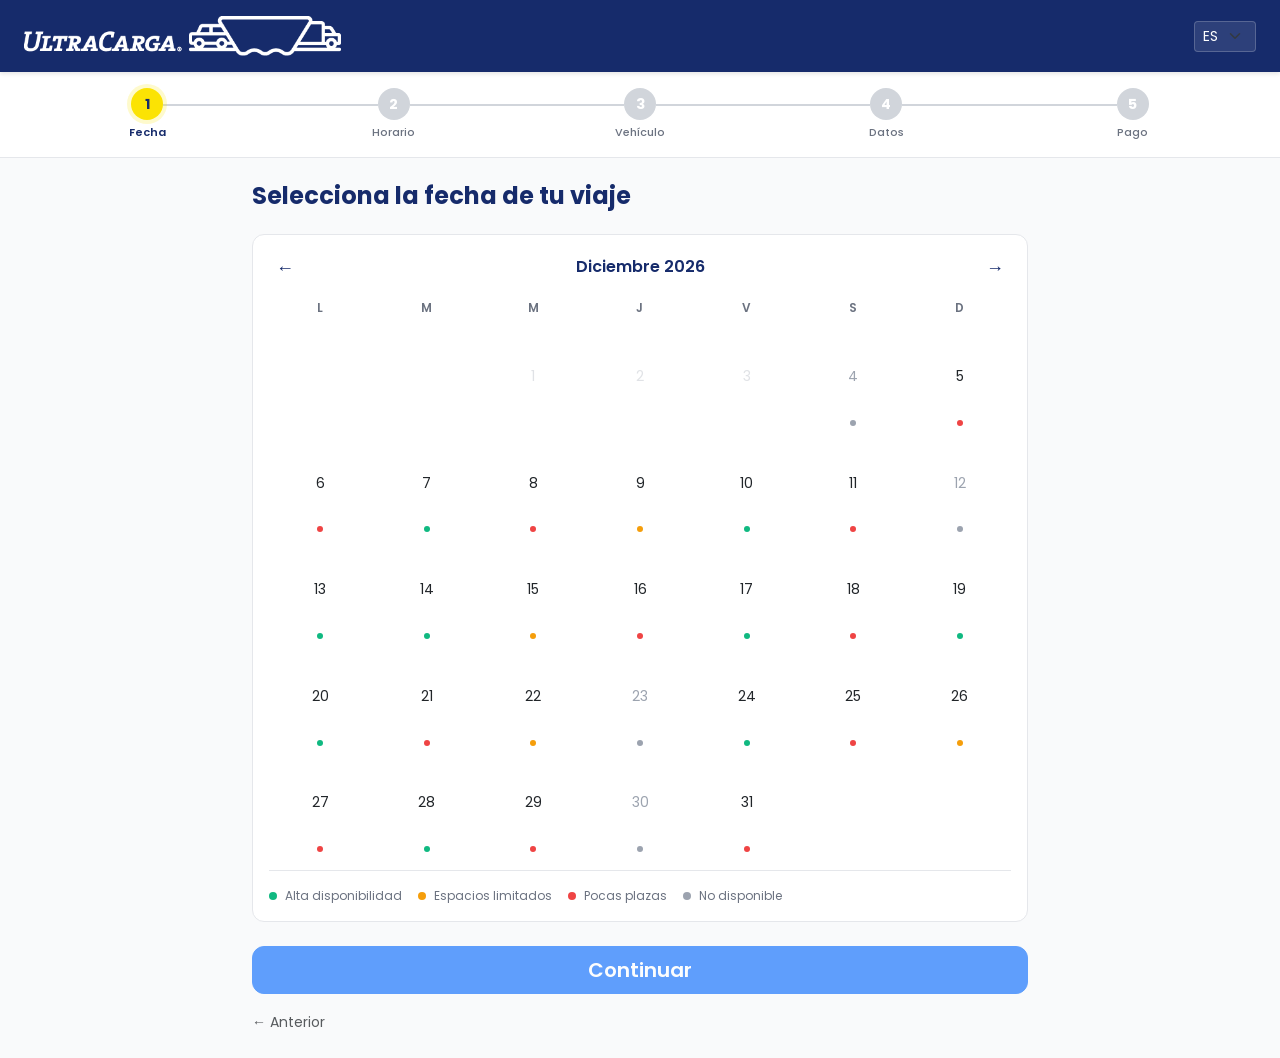
<file: wireframes/step1-date.html>
<!DOCTYPE html>
<html lang="es">
<head>
  <meta charset="UTF-8">
  <meta name="viewport" content="width=device-width, initial-scale=1.0">
  <title>Selecciona Fecha - Ultracarga</title>

  <!-- Bootstrap 5 CSS -->
  <link href="https://cdn.jsdelivr.net/npm/bootstrap@5.3.2/dist/css/bootstrap.min.css" rel="stylesheet">

  <!-- Custom Styles -->
  <link rel="stylesheet" href="styles.css">
</head>
<body>

  <!-- HEADER -->
  <header class="header">
    <div class="container-fluid px-4">
      <div class="d-flex justify-content-between align-items-center py-3">
        <a href="index.html" class="header__logo">
          <img src="ultra-carga-horizontal_logo-blanco.png" alt="Ultracarga">
        </a>
        <select class="form-select form-select-sm" style="width: auto; background-color: rgba(255,255,255,0.1); color: white; border-color: rgba(255,255,255,0.2);">
          <option value="es">ES</option>
          <option value="en">EN</option>
        </select>
      </div>
    </div>
  </header>

  <!-- PROGRESS BAR -->
  <div class="progress-bar-wizard">
    <div class="progress-step progress-step--active">
      <div class="progress-step__number">1</div>
      <div class="progress-step__label">Fecha</div>
    </div>
    <div class="progress-step">
      <div class="progress-step__number">2</div>
      <div class="progress-step__label">Horario</div>
    </div>
    <div class="progress-step">
      <div class="progress-step__number">3</div>
      <div class="progress-step__label">Vehículo</div>
    </div>
    <div class="progress-step">
      <div class="progress-step__number">4</div>
      <div class="progress-step__label">Datos</div>
    </div>
    <div class="progress-step">
      <div class="progress-step__number">5</div>
      <div class="progress-step__label">Pago</div>
    </div>
  </div>

  <!-- CONTENT -->
  <div class="container py-4" style="max-width: 800px;">
    <h2 class="h4 fw-bold text-uc-secondary mb-4" id="pageTitle">Selecciona la fecha de tu viaje</h2>

    <!-- INFO BANNER FOR ROUND TRIP -->
    <div class="alert alert-info d-flex align-items-start gap-2 mb-4" id="roundtripInfo" style="display: none !important;">
      <div class="fs-5">ℹ️</div>
      <div>
        <p class="mb-0 small">
          Selecciona tu fecha de ida y luego tu fecha de vuelta
        </p>
      </div>
    </div>

    <!-- CALENDAR -->
    <div class="calendar mb-4">
      <div class="calendar__header">
        <button class="calendar__nav-btn" onclick="previousMonth()">←</button>
        <div class="calendar__month" id="currentMonth">Diciembre 2025</div>
        <button class="calendar__nav-btn" onclick="nextMonth()">→</button>
      </div>

      <div class="calendar__days-header">
        <div class="calendar__day-label">L</div>
        <div class="calendar__day-label">M</div>
        <div class="calendar__day-label">M</div>
        <div class="calendar__day-label">J</div>
        <div class="calendar__day-label">V</div>
        <div class="calendar__day-label">S</div>
        <div class="calendar__day-label">D</div>
      </div>

      <div class="calendar__days" id="calendarDays">
        <!-- Days will be generated by JavaScript -->
      </div>

      <div class="calendar__legend">
        <div class="calendar__legend-item">
          <span class="calendar__legend-dot calendar__legend-dot--high"></span>
          Alta disponibilidad
        </div>
        <div class="calendar__legend-item">
          <span class="calendar__legend-dot calendar__legend-dot--medium"></span>
          Espacios limitados
        </div>
        <div class="calendar__legend-item">
          <span class="calendar__legend-dot calendar__legend-dot--low"></span>
          Pocas plazas
        </div>
        <div class="calendar__legend-item">
          <span class="calendar__legend-dot calendar__legend-dot--full"></span>
          No disponible
        </div>
      </div>
    </div>

    <!-- SELECTED DATE DISPLAY -->
    <div id="selectedDateDisplay" class="mb-4" style="display: none;">
      <div class="row g-3">
        <div class="col-12 col-md-6" id="outboundDateCol">
          <div class="card">
            <div class="card-body">
              <div class="text-muted small mb-2" id="outboundDateLabel">Fecha de ida:</div>
              <div class="text-center py-2">
                <div class="fs-5 fw-bold text-uc-secondary" id="selectedDateText">
                  Viernes, 29 de Diciembre 2025
                </div>
              </div>
            </div>
          </div>
        </div>
        <div class="col-12 col-md-6" id="returnDateCol" style="display: none;">
          <div class="card">
            <div class="card-body">
              <div class="text-muted small mb-2">Fecha de vuelta:</div>
              <div class="text-center py-2">
                <div class="fs-5 fw-bold text-uc-secondary" id="selectedReturnDateText">
                  Domingo, 31 de Diciembre 2025
                </div>
              </div>
            </div>
          </div>
        </div>
      </div>
    </div>

    <!-- NAVIGATION BUTTONS -->
    <button class="btn btn-primary btn-lg w-100 mb-3" id="continueBtn" onclick="goToSchedule()" disabled>
      Continuar
    </button>

    <a href="index.html" class="d-inline-flex align-items-center gap-1 text-decoration-none text-muted small">
      ← Anterior
    </a>
  </div>

  <!-- Bootstrap 5 JS Bundle -->
  <script src="https://cdn.jsdelivr.net/npm/bootstrap@5.3.2/dist/js/bootstrap.bundle.min.js"></script>

  <!-- JAVASCRIPT -->
  <script>
    let selectedDate = null;
    let selectedReturnDate = null;
    let tripType = localStorage.getItem('tripType') || 'oneway';
    let isSelectingReturn = false;

    // Initialize with TODAY'S month and year
    const today = new Date();
    let currentMonth = today.getMonth(); // Current month (0-indexed)
    let currentYear = today.getFullYear(); // Current year

    const months = [
      'Enero', 'Febrero', 'Marzo', 'Abril', 'Mayo', 'Junio',
      'Julio', 'Agosto', 'Septiembre', 'Octubre', 'Noviembre', 'Diciembre'
    ];

    const daysOfWeek = ['Domingo', 'Lunes', 'Martes', 'Miércoles', 'Jueves', 'Viernes', 'Sábado'];

    // Check trip type on page load
    function initializePage() {
      console.log('Trip type:', tripType);

      if (tripType === 'roundtrip') {
        document.getElementById('pageTitle').textContent = 'Selecciona las fechas de tu viaje';
        document.getElementById('roundtripInfo').style.display = 'flex';
        document.getElementById('roundtripInfo').classList.remove('d-none');
        document.getElementById('outboundDateLabel').textContent = 'Fecha de ida:';
      } else {
        document.getElementById('outboundDateLabel').textContent = 'Fecha seleccionada:';
      }
    }

    // Generate calendar
    function generateCalendar() {
      console.log('Generating calendar for', months[currentMonth], currentYear);

      const firstDay = new Date(currentYear, currentMonth, 1).getDay();
      const daysInMonth = new Date(currentYear, currentMonth + 1, 0).getDate();
      const calendarDays = document.getElementById('calendarDays');
      const monthDisplay = document.getElementById('currentMonth');

      if (!calendarDays) {
        console.error('Calendar container not found!');
        return;
      }

      calendarDays.innerHTML = '';
      monthDisplay.textContent = `${months[currentMonth]} ${currentYear}`;

      // Get today for comparison
      const today = new Date();
      const todayYear = today.getFullYear();
      const todayMonth = today.getMonth();
      const todayDay = today.getDate();

      // Empty cells for days before month starts
      for (let i = 0; i < firstDay; i++) {
        const emptyDay = document.createElement('div');
        emptyDay.className = 'calendar__day';
        emptyDay.style.visibility = 'hidden';
        calendarDays.appendChild(emptyDay);
      }

      // Generate days
      for (let day = 1; day <= daysInMonth; day++) {
        const dayElement = document.createElement('div');
        dayElement.className = 'calendar__day';
        dayElement.textContent = day;
        dayElement.style.cursor = 'pointer';

        const thisDate = new Date(currentYear, currentMonth, day);

        // Check if this date is in the past
        let isPast = false;

        if (currentYear < todayYear) {
          isPast = true;
        } else if (currentYear === todayYear) {
          if (currentMonth < todayMonth) {
            isPast = true;
          } else if (currentMonth === todayMonth) {
            if (day < todayDay) {
              isPast = true;
            }
          }
        }

        if (isPast) {
          // Past dates are disabled
          dayElement.classList.add('calendar__day--disabled');
          dayElement.style.cursor = 'not-allowed';
          dayElement.style.opacity = '0.3';
        } else {
          // TODAY and FUTURE dates - add availability classes (simulated)
          const availability = Math.random();
          if (availability > 0.7) {
            dayElement.classList.add('calendar__day--high');
          } else if (availability > 0.4) {
            dayElement.classList.add('calendar__day--medium');
          } else if (availability > 0.15) {
            dayElement.classList.add('calendar__day--low');
          } else {
            dayElement.classList.add('calendar__day--full', 'calendar__day--disabled');
            dayElement.style.cursor = 'not-allowed';
          }

          // Check if this date is selected
          if (selectedDate && thisDate.toDateString() === selectedDate.toDateString()) {
            dayElement.classList.add('calendar__day--selected');
          }

          // Check if this date is the return date
          if (selectedReturnDate && thisDate.toDateString() === selectedReturnDate.toDateString()) {
            dayElement.classList.add('calendar__day--selected');
          }

          // Check if this date is in the range
          if (isDateInRange(thisDate)) {
            dayElement.style.backgroundColor = '#e8f4f8';
          }

          // Click handler for available dates (not full/disabled)
          if (!dayElement.classList.contains('calendar__day--disabled')) {
            dayElement.addEventListener('click', function() {
              selectDate(day, dayElement);
            });

            // Add hover effect
            dayElement.addEventListener('mouseenter', function() {
              if (!this.classList.contains('calendar__day--disabled')) {
                this.style.backgroundColor = '#F3F4F6';
              }
            });

            dayElement.addEventListener('mouseleave', function() {
              if (!this.classList.contains('calendar__day--selected') && !isDateInRange(thisDate)) {
                this.style.backgroundColor = '';
              } else if (isDateInRange(thisDate)) {
                this.style.backgroundColor = '#e8f4f8';
              }
            });
          }
        }

        calendarDays.appendChild(dayElement);
      }
    }

    // Check if a date is in the selected range
    function isDateInRange(date) {
      if (!selectedDate || !selectedReturnDate) return false;
      return date > selectedDate && date < selectedReturnDate;
    }

    // Select date
    function selectDate(day, element) {
      const clickedDate = new Date(currentYear, currentMonth, day);

      if (tripType === 'roundtrip') {
        // Roundtrip logic
        if (!selectedDate || (selectedDate && selectedReturnDate)) {
          // First selection or reset: select outbound date
          selectedDate = clickedDate;
          selectedReturnDate = null;
          isSelectingReturn = true;

          // Update display
          const dayOfWeek = daysOfWeek[selectedDate.getDay()];
          const dateText = `${dayOfWeek}, ${day} de ${months[currentMonth]} ${currentYear}`;
          document.getElementById('selectedDateText').textContent = dateText;
          document.getElementById('selectedDateDisplay').style.display = 'block';
          document.getElementById('returnDateCol').style.display = 'none';

          // Store in localStorage
          localStorage.setItem('selectedDate', selectedDate.toISOString());
          localStorage.removeItem('selectedReturnDate');

          // Disable continue button (need return date)
          document.getElementById('continueBtn').disabled = true;

          // Regenerate calendar to show only outbound selected
          generateCalendar();
        } else if (selectedDate && !selectedReturnDate) {
          // Second selection: select return date
          if (clickedDate <= selectedDate) {
            alert('La fecha de vuelta debe ser posterior a la fecha de ida');
            return;
          }

          selectedReturnDate = clickedDate;
          isSelectingReturn = false;

          // Update display
          const dayOfWeek = daysOfWeek[selectedReturnDate.getDay()];
          const dateText = `${dayOfWeek}, ${day} de ${months[currentMonth]} ${currentYear}`;
          document.getElementById('selectedReturnDateText').textContent = dateText;
          document.getElementById('returnDateCol').style.display = 'block';

          // Store in localStorage
          localStorage.setItem('selectedReturnDate', selectedReturnDate.toISOString());

          // Enable continue button
          document.getElementById('continueBtn').disabled = false;

          // Regenerate calendar to show range
          generateCalendar();
        }
      } else {
        // Oneway logic: simple selection
        selectedDate = clickedDate;

        // Update display
        const dayOfWeek = daysOfWeek[selectedDate.getDay()];
        const dateText = `${dayOfWeek}, ${day} de ${months[currentMonth]} ${currentYear}`;
        document.getElementById('selectedDateText').textContent = dateText;
        document.getElementById('selectedDateDisplay').style.display = 'block';

        // Store in localStorage
        localStorage.setItem('selectedDate', selectedDate.toISOString());

        // Enable continue button
        document.getElementById('continueBtn').disabled = false;
      }
    }

    // Navigate months
    function previousMonth() {
      if (currentMonth === 0) {
        currentMonth = 11;
        currentYear--;
      } else {
        currentMonth--;
      }
      generateCalendar();
    }

    function nextMonth() {
      if (currentMonth === 11) {
        currentMonth = 0;
        currentYear++;
      } else {
        currentMonth++;
      }
      generateCalendar();
    }

    // Navigate to schedule
    function goToSchedule() {
      if (selectedDate) {
        // For roundtrip, check if return date is also selected
        if (tripType === 'roundtrip' && !selectedReturnDate) {
          alert('Por favor selecciona también la fecha de vuelta');
          return;
        }
        window.location.href = 'step3-schedule.html';
      }
    }

    // Initialize when DOM is ready
    if (document.readyState === 'loading') {
      document.addEventListener('DOMContentLoaded', function() {
        initializePage();
        generateCalendar();
      });
    } else {
      initializePage();
      generateCalendar();
    }
  </script>

</body>
</html>
</file>
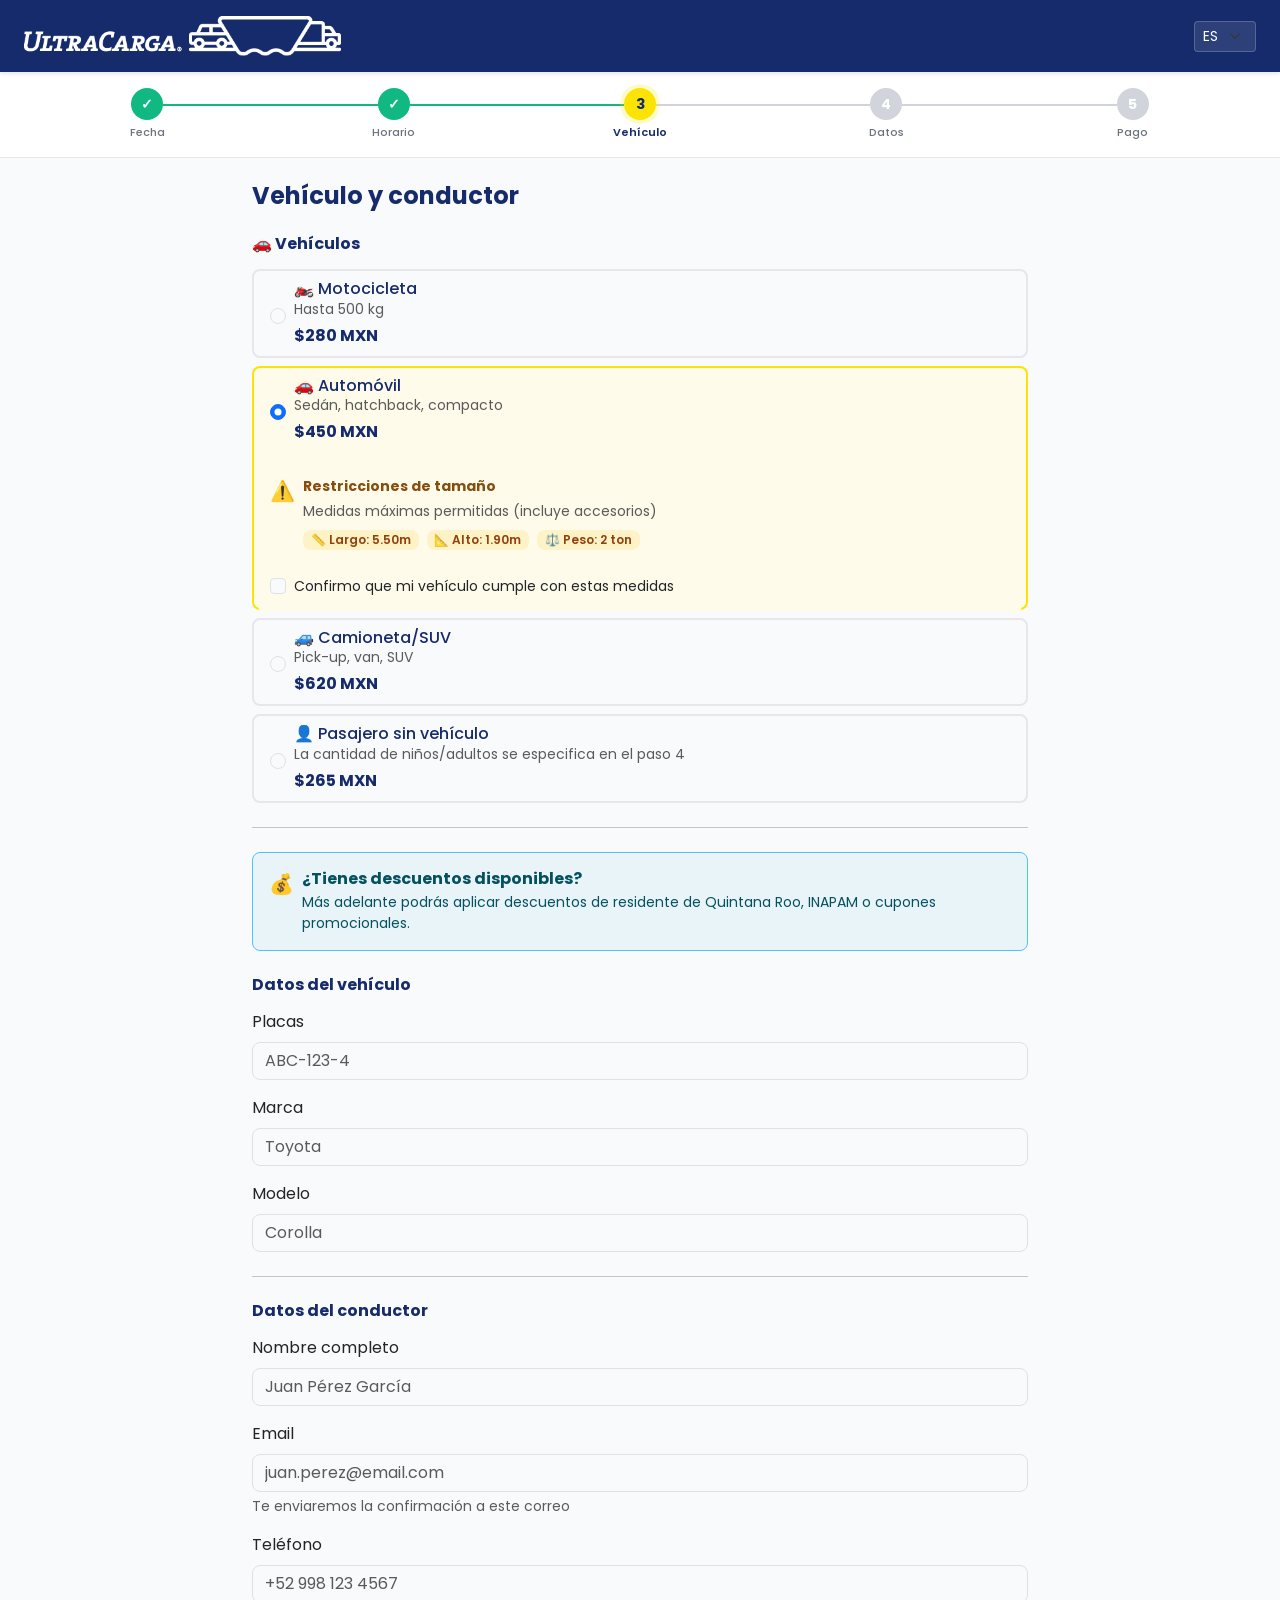
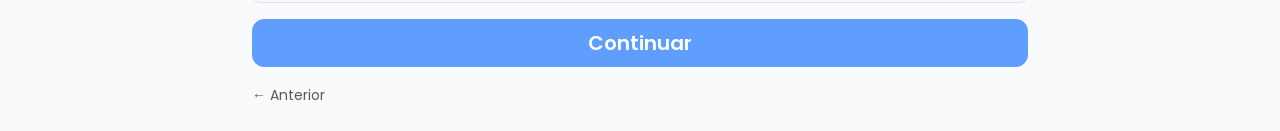
<file: wireframes/step2-vehicle.html>
<!DOCTYPE html>
<html lang="es">
<head>
  <meta charset="UTF-8">
  <meta name="viewport" content="width=device-width, initial-scale=1.0">
  <title>Datos del Vehículo - Ultracarga</title>

  <!-- Bootstrap 5 CSS -->
  <link href="https://cdn.jsdelivr.net/npm/bootstrap@5.3.2/dist/css/bootstrap.min.css" rel="stylesheet">

  <!-- Custom Styles -->
  <link rel="stylesheet" href="styles.css">
</head>
<body>

  <!-- HEADER -->
  <header class="header">
    <div class="container-fluid px-4">
      <div class="d-flex justify-content-between align-items-center py-3">
        <a href="index.html" class="header__logo">
          <img src="ultra-carga-horizontal_logo-blanco.png" alt="Ultracarga">
        </a>
        <select class="form-select form-select-sm" style="width: auto; background-color: rgba(255,255,255,0.1); color: white; border-color: rgba(255,255,255,0.2);">
          <option value="es">ES</option>
          <option value="en">EN</option>
        </select>
      </div>
    </div>
  </header>

  <!-- PROGRESS BAR -->
  <div class="progress-bar-wizard">
    <div class="progress-step progress-step--completed">
      <div class="progress-step__number">✓</div>
      <div class="progress-step__label">Fecha</div>
    </div>
    <div class="progress-step progress-step--completed">
      <div class="progress-step__number">✓</div>
      <div class="progress-step__label">Horario</div>
    </div>
    <div class="progress-step progress-step--active">
      <div class="progress-step__number">3</div>
      <div class="progress-step__label">Vehículo</div>
    </div>
    <div class="progress-step">
      <div class="progress-step__number">4</div>
      <div class="progress-step__label">Datos</div>
    </div>
    <div class="progress-step">
      <div class="progress-step__number">5</div>
      <div class="progress-step__label">Pago</div>
    </div>
  </div>

  <!-- CONTENT -->
  <div class="container py-4" style="max-width: 800px;">
    <h2 class="h4 fw-bold text-uc-secondary mb-4">Vehículo y conductor</h2>

    <form id="vehicleForm">
      <!-- VEHICLES SECTION -->
      <div class="mb-4">
        <h6 class="fw-bold text-uc-secondary mb-3">🚗 Vehículos</h6>

        <div class="d-flex flex-column gap-2">
          <!-- OPTION 3: MOTORCYCLE -->
          <div class="card card-selectable" onclick="selectVehicleType(this, 'motorcycle')" data-vehicle-type="motorcycle">
            <div class="card-body py-2 px-3">
              <div class="d-flex align-items-center gap-2">
                <input type="radio" name="vehicleType" value="motorcycle" id="motorcycle" class="form-check-input">
                <div class="flex-grow-1">
                  <h6 class="card-title mb-0 text-uc-secondary">🏍️ Motocicleta</h6>
                  <p class="card-text text-muted small mb-1">Hasta 500 kg</p>
                  <p class="fw-bold text-uc-secondary mb-0 vehicle-price" data-regular="280" data-resident="250" data-inapam="252">$280 MXN</p>
                </div>
              </div>

              <!-- RESTRICTIONS (Hidden by default) -->
              <div class="vehicle-restrictions d-none mt-3 pt-3" id="restrictions-motorcycle" onclick="event.stopPropagation()" style="background-color: #fffbeb; margin: -0.75rem; margin-top: 1rem; padding: 0.75rem; border-radius: 0 0 0.375rem 0.375rem;">
                <div class="d-flex align-items-start gap-2 mb-3">
                  <div style="font-size: 1.25rem;">⚠️</div>
                  <div>
                    <div class="fw-bold mb-1" style="font-size: 0.875rem; color: #854d0e;">Restricciones de tamaño</div>
                    <div class="small text-muted mb-2">Medidas máximas permitidas (incluye accesorios)</div>
                    <div class="d-flex flex-wrap gap-2 mb-2">
                      <span class="badge" style="background-color: #fef3c7; color: #92400e; font-weight: 600;">📏 Largo: 2.5m</span>
                      <span class="badge" style="background-color: #fef3c7; color: #92400e; font-weight: 600;">📐 Alto: 1.5m</span>
                      <span class="badge" style="background-color: #fef3c7; color: #92400e; font-weight: 600;">⚖️ Peso: 500kg</span>
                    </div>
                  </div>
                </div>
                <div class="form-check">
                  <input class="form-check-input" type="checkbox" id="confirmRestrictions-motorcycle" onchange="toggleContinueButton()">
                  <label class="form-check-label small" for="confirmRestrictions-motorcycle">
                    Confirmo que mi vehículo cumple con estas medidas
                  </label>
                </div>
              </div>
            </div>
          </div>

          <!-- OPTION 4: CAR (SELECTED) -->
          <div class="card card-selectable selected" onclick="selectVehicleType(this, 'car')" data-vehicle-type="car">
            <div class="card-body py-2 px-3">
              <div class="d-flex align-items-center gap-2">
                <input type="radio" name="vehicleType" value="car" id="car" checked class="form-check-input">
                <div class="flex-grow-1">
                  <h6 class="card-title mb-0 text-uc-secondary">🚗 Automóvil</h6>
                  <p class="card-text text-muted small mb-1">Sedán, hatchback, compacto</p>
                  <p class="fw-bold text-uc-secondary mb-0 vehicle-price" data-regular="450" data-resident="400" data-inapam="405">$450 MXN</p>
                </div>
              </div>

              <!-- RESTRICTIONS (Hidden by default) -->
              <div class="vehicle-restrictions d-none mt-3 pt-3" id="restrictions-car" onclick="event.stopPropagation()" style="background-color: #fffbeb; margin: -0.75rem; margin-top: 1rem; padding: 0.75rem; border-radius: 0 0 0.375rem 0.375rem;">
                <div class="d-flex align-items-start gap-2 mb-3">
                  <div style="font-size: 1.25rem;">⚠️</div>
                  <div>
                    <div class="fw-bold mb-1" style="font-size: 0.875rem; color: #854d0e;">Restricciones de tamaño</div>
                    <div class="small text-muted mb-2">Medidas máximas permitidas (incluye accesorios)</div>
                    <div class="d-flex flex-wrap gap-2 mb-2">
                      <span class="badge" style="background-color: #fef3c7; color: #92400e; font-weight: 600;">📏 Largo: 5.50m</span>
                      <span class="badge" style="background-color: #fef3c7; color: #92400e; font-weight: 600;">📐 Alto: 1.90m</span>
                      <span class="badge" style="background-color: #fef3c7; color: #92400e; font-weight: 600;">⚖️ Peso: 2 ton</span>
                    </div>
                  </div>
                </div>
                <div class="form-check">
                  <input class="form-check-input" type="checkbox" id="confirmRestrictions-car" onchange="toggleContinueButton()">
                  <label class="form-check-label small" for="confirmRestrictions-car">
                    Confirmo que mi vehículo cumple con estas medidas
                  </label>
                </div>
              </div>
            </div>
          </div>

          <!-- OPTION 5: SUV -->
          <div class="card card-selectable" onclick="selectVehicleType(this, 'suv')" data-vehicle-type="suv">
            <div class="card-body py-2 px-3">
              <div class="d-flex align-items-center gap-2">
                <input type="radio" name="vehicleType" value="suv" id="suv" class="form-check-input">
                <div class="flex-grow-1">
                  <h6 class="card-title mb-0 text-uc-secondary">🚙 Camioneta/SUV</h6>
                  <p class="card-text text-muted small mb-1">Pick-up, van, SUV</p>
                  <p class="fw-bold text-uc-secondary mb-0 vehicle-price" data-regular="620" data-resident="550" data-inapam="558">$620 MXN</p>
                </div>
              </div>

              <!-- RESTRICTIONS (Hidden by default) -->
              <div class="vehicle-restrictions d-none mt-3 pt-3" id="restrictions-suv" onclick="event.stopPropagation()" style="background-color: #fffbeb; margin: -0.75rem; margin-top: 1rem; padding: 0.75rem; border-radius: 0 0 0.375rem 0.375rem;">
                <div class="d-flex align-items-start gap-2 mb-3">
                  <div style="font-size: 1.25rem;">⚠️</div>
                  <div>
                    <div class="fw-bold mb-1" style="font-size: 0.875rem; color: #854d0e;">Restricciones de tamaño</div>
                    <div class="small text-muted mb-2">Medidas máximas permitidas (incluye accesorios)</div>
                    <div class="d-flex flex-wrap gap-2 mb-2">
                      <span class="badge" style="background-color: #fef3c7; color: #92400e; font-weight: 600;">📏 Largo: 5.50m</span>
                      <span class="badge" style="background-color: #fef3c7; color: #92400e; font-weight: 600;">📐 Alto: 1.90m</span>
                      <span class="badge" style="background-color: #fef3c7; color: #92400e; font-weight: 600;">⚖️ Peso: 3 ton</span>
                    </div>
                  </div>
                </div>
                <div class="form-check">
                  <input class="form-check-input" type="checkbox" id="confirmRestrictions-suv" onchange="toggleContinueButton()">
                  <label class="form-check-label small" for="confirmRestrictions-suv">
                    Confirmo que mi vehículo cumple con estas medidas
                  </label>
                </div>
              </div>
            </div>
          </div>

          <!-- OPTION 1: PASSENGER -->
          <div class="card card-selectable" onclick="selectVehicleType(this, 'passenger')" data-vehicle-type="passenger">
            <div class="card-body py-2 px-3">
              <div class="d-flex align-items-center gap-2">
                <input type="radio" name="vehicleType" value="passenger" id="passenger" class="form-check-input">
                <div class="flex-grow-1">
                  <h6 class="card-title mb-0 text-uc-secondary">👤 Pasajero sin vehículo</h6>
                  <p class="card-text text-muted small mb-1">La cantidad de niños/adultos se especifica en el paso 4</p>
                  <p class="fw-bold text-uc-secondary mb-0 vehicle-price" data-regular="265" data-resident="240" data-inapam="239">$265 MXN</p>
                </div>
              </div>
            </div>
          </div>
        </div>
      </div>

        <!-- OPTION 4: TRUCK -->
        <!--<div class="card card-selectable" onclick="selectVehicleType(this, 'truck', 1200)">
          <div class="card-body">
            <div class="d-flex align-items-center gap-3">
              <input type="radio" name="vehicleType" value="truck" id="truck" class="form-check-input">
              <div class="flex-grow-1">
                <h6 class="card-title mb-1 text-uc-secondary">🚚 Camión de Carga</h6>
                <p class="card-text text-muted small mb-1">Hasta 3.5 toneladas</p>
                <p class="fw-bold text-uc-secondary mb-0">$1,200 MXN</p>
              </div>
            </div>
          </div>
        </div>
      </div>-->

      <hr class="my-4">

      <!-- DISCOUNTS INFO BANNER -->
      <div class="alert alert-info d-flex align-items-start gap-2 mb-4" style="background-color: #E8F4F8; border-color: #4FC3F7;">
        <div class="fs-5">💰</div>
        <div>
          <h6 class="fw-bold mb-1">¿Tienes descuentos disponibles?</h6>
          <p class="mb-0 small">Más adelante podrás aplicar descuentos de residente de Quintana Roo, INAPAM o cupones promocionales.</p>
        </div>
      </div>

      <!-- VEHICLE DETAILS -->
      <h5 class="h6 fw-bold text-uc-secondary mb-3">Datos del vehículo</h5>

      <div class="mb-3">
        <label for="licensePlate" class="form-label">Placas</label>
        <input
          type="text"
          id="licensePlate"
          class="form-control"
          placeholder="ABC-123-4"
          oninput="formatLicensePlate(this)"
        >
      </div>

      <div class="mb-3">
        <label for="brand" class="form-label">Marca</label>
        <input
          type="text"
          id="brand"
          class="form-control"
          placeholder="Toyota"
        >
      </div>

      <div class="mb-3">
        <label for="model" class="form-label">Modelo</label>
        <input
          type="text"
          id="model"
          class="form-control"
          placeholder="Corolla"
        >
      </div>

      <hr class="my-4">

      <!-- DRIVER INFO -->
      <h5 class="h6 fw-bold text-uc-secondary mb-3">Datos del conductor</h5>

      <div class="mb-3">
        <label for="driverName" class="form-label">Nombre completo</label>
        <input
          type="text"
          id="driverName"
          class="form-control"
          placeholder="Juan Pérez García"
        >
      </div>

      <div class="mb-3">
        <label for="email" class="form-label">Email</label>
        <input
          type="email"
          id="email"
          class="form-control"
          placeholder="juan.perez@email.com"
        >
        <div class="form-text">Te enviaremos la confirmación a este correo</div>
      </div>

      <div class="mb-3">
        <label for="phone" class="form-label">Teléfono</label>
        <input
          type="tel"
          id="phone"
          class="form-control"
          placeholder="+52 998 123 4567"
        >
      </div>

      <!-- NAVIGATION BUTTONS -->
      <button type="button" class="btn btn-primary btn-lg w-100 mb-3" id="continueBtn" onclick="goToPassengerData()">
        Continuar
      </button>

      <a href="step3-schedule.html" class="d-inline-flex align-items-center gap-1 text-decoration-none text-muted small">
        ← Anterior
      </a>
    </form>
  </div>

  <!-- Bootstrap 5 JS Bundle -->
  <script src="https://cdn.jsdelivr.net/npm/bootstrap@5.3.2/dist/js/bootstrap.bundle.min.js"></script>

  <!-- JAVASCRIPT -->
  <script>
    let vehiclePrice = 450; // Default car price (regular price)

    // Vehicle restrictions
    const vehicleRestrictions = {
      'passenger': null, // No vehicle, no restrictions
      'motorcycle': {
        length: '2.5m',
        height: '1.5m',
        weight: '500kg',
        description: 'Tu motocicleta debe cumplir con las siguientes medidas <strong>TOTALES</strong> (incluyendo cualquier accesorio, equipaje, parabrisas, baúles, etc.):'
      },
      'car': {
        length: '5.50m',
        height: '1.90m',
        weight: '2 toneladas',
        description: 'Tu automóvil debe cumplir con las siguientes medidas <strong>TOTALES</strong> (incluyendo racks, portaequipajes, antenas, equipaje en techo, etc.):'
      },
      'suv': {
        length: '5.50m',
        height: '1.90m',
        weight: '3 toneladas',
        description: 'Tu camioneta/SUV debe cumplir con las siguientes medidas <strong>TOTALES</strong> (incluyendo racks, portaequipajes, antenas, bicicletas, equipaje en techo, etc.):'
      }
    };

    function selectVehicleType(card, vehicleType) {
      // Remove previous selection
      document.querySelectorAll('.card-selectable').forEach(c => {
        c.classList.remove('selected');
      });

      // Add selection
      card.classList.add('selected');

      // Check radio button
      document.getElementById(vehicleType).checked = true;

      // Get regular price
      const priceElement = card.querySelector('.vehicle-price');
      const regularPrice = parseInt(priceElement.getAttribute('data-regular'));

      // Update price
      vehiclePrice = regularPrice;

      // Store selection (always store regular price, discounts will be applied in step 4)
      localStorage.setItem('vehicleType', vehicleType);
      localStorage.setItem('vehiclePrice', regularPrice);

      // Hide all restriction sections
      document.querySelectorAll('.vehicle-restrictions').forEach(r => {
        r.classList.add('d-none');
      });

      // Reset all checkboxes
      document.querySelectorAll('[id^="confirmRestrictions-"]').forEach(cb => {
        cb.checked = false;
      });

      const continueBtn = document.getElementById('continueBtn');

      // Show restrictions for selected vehicle type
      if (vehicleRestrictions[vehicleType]) {
        const restrictionsSection = document.getElementById(`restrictions-${vehicleType}`);
        if (restrictionsSection) {
          restrictionsSection.classList.remove('d-none');
          continueBtn.disabled = true; // Disable until checkbox is checked
        }
      } else {
        // Passenger - no restrictions, enable button
        continueBtn.disabled = false;
      }
    }

    function toggleContinueButton() {
      const continueBtn = document.getElementById('continueBtn');

      // Find the currently selected vehicle type
      const selectedVehicle = document.querySelector('input[name="vehicleType"]:checked');
      if (!selectedVehicle) {
        continueBtn.disabled = true;
        return;
      }

      const vehicleType = selectedVehicle.value;

      // If no restrictions, enable button
      if (!vehicleRestrictions[vehicleType]) {
        continueBtn.disabled = false;
        return;
      }

      // If has restrictions, check if checkbox is checked
      const checkbox = document.getElementById(`confirmRestrictions-${vehicleType}`);
      continueBtn.disabled = checkbox ? !checkbox.checked : true;
    }

    function formatLicensePlate(input) {
      // Auto-format license plate to ABC-123-4
      let value = input.value.toUpperCase().replace(/[^A-Z0-9]/g, '');

      if (value.length <= 3) {
        input.value = value;
      } else if (value.length <= 6) {
        input.value = value.slice(0, 3) + '-' + value.slice(3);
      } else {
        input.value = value.slice(0, 3) + '-' + value.slice(3, 6) + '-' + value.slice(6, 7);
      }
    }

    function goToPassengerData() {
      // Store vehicle data
      localStorage.setItem('licensePlate', document.getElementById('licensePlate').value);
      localStorage.setItem('brand', document.getElementById('brand').value);
      localStorage.setItem('model', document.getElementById('model').value);

      // Store driver data
      localStorage.setItem('driverName', document.getElementById('driverName').value);
      localStorage.setItem('email', document.getElementById('email').value);
      localStorage.setItem('phone', document.getElementById('phone').value);

      // Navigate to passenger data (step 4)
      window.location.href = 'step4-passenger.html';
    }

    // Initialize restrictions for pre-selected vehicle on page load
    document.addEventListener('DOMContentLoaded', function() {
      // Check if there's a pre-selected vehicle (car is pre-selected by default)
      const preSelectedVehicle = document.querySelector('input[name="vehicleType"]:checked');

      if (preSelectedVehicle) {
        const vehicleType = preSelectedVehicle.value;
        const continueBtn = document.getElementById('continueBtn');

        // Show restrictions for the pre-selected vehicle
        if (vehicleRestrictions[vehicleType]) {
          const restrictionsSection = document.getElementById(`restrictions-${vehicleType}`);
          if (restrictionsSection) {
            restrictionsSection.classList.remove('d-none');
            continueBtn.disabled = true; // Disable until checkbox is checked
          }
        }
      }
    });
  </script>

</body>
</html>
</file>
<file: styles.css>
/* ============================================
   ULTRACARGA - Bootstrap 5 Enhanced Styles
   Custom components + Bootstrap framework
   ============================================ */

/* Import Google Fonts */
@import url('https://fonts.googleapis.com/css2?family=Poppins:wght@400;500;600;700&display=swap');

/* ============================================
   CUSTOM BRAND COLORS (Bootstrap Compatible)
   ============================================ */
:root {
  /* Ultracarga Brand Colors */
  --uc-primary: #FBE304;
  --uc-secondary: #162B6B;

  /* Override Bootstrap primary/secondary */
  --bs-primary: #FBE304;
  --bs-primary-rgb: 251, 227, 4;
  --bs-secondary: #162B6B;
  --bs-secondary-rgb: 22, 43, 107;

  /* Bootstrap theme customization */
  --bs-body-font-family: 'Poppins', -apple-system, BlinkMacSystemFont, 'Segoe UI', sans-serif;
  --bs-body-bg: #F9FAFB;
  --bs-border-radius: 0.5rem;
  --bs-border-radius-lg: 0.75rem;

  /* Custom semantic colors */
  --color-success: #10B981;
  --color-warning: #F59E0B;
  --color-error: #EF4444;
  --color-info: #3B82F6;
}

/* ============================================
   BOOTSTRAP OVERRIDES
   ============================================ */

/* Primary button with brand colors */
.btn-primary {
  background-color: var(--uc-primary);
  border-color: var(--uc-primary);
  color: var(--uc-secondary);
  font-weight: 600;
}

.btn-primary:hover,
.btn-primary:focus {
  background-color: #e5ce04;
  border-color: #e5ce04;
  color: var(--uc-secondary);
}

/* Secondary button */
.btn-secondary {
  background-color: transparent;
  border: 2px solid var(--uc-secondary);
  color: var(--uc-secondary);
  font-weight: 600;
}

.btn-secondary:hover,
.btn-secondary:focus {
  background-color: rgba(22, 43, 107, 0.05);
  border-color: var(--uc-secondary);
  color: var(--uc-secondary);
}

/* Danger button */
.btn-danger {
  background-color: transparent;
  border: 2px solid var(--color-error);
  color: var(--color-error);
  font-weight: 600;
}

.btn-danger:hover {
  background-color: #fef2f2;
  border-color: var(--color-error);
  color: var(--color-error);
}

/* Form inputs with brand focus */
.form-control:focus,
.form-select:focus {
  border-color: var(--uc-primary);
  box-shadow: 0 0 0 0.25rem rgba(251, 227, 4, 0.25);
}

/* Custom card selectable states */
.card-selectable {
  cursor: pointer;
  transition: all 0.25s ease;
  border: 2px solid #E5E7EB;
}

.card-selectable:hover {
  border-color: var(--uc-primary);
  box-shadow: 0 4px 6px -1px rgba(0, 0, 0, 0.1);
}

.card-selectable.selected {
  border-color: var(--uc-primary);
  background-color: #fffbeb;
  border-width: 2px;
}

/* ============================================
   CUSTOM HEADER
   ============================================ */
.header {
  position: sticky;
  top: 0;
  z-index: 1020;
  background-color: var(--uc-secondary);
  border-bottom: none;
  box-shadow: 0 2px 4px rgba(0, 0, 0, 0.1);
}

.header__logo {
  display: block;
  height: 40px;
  text-decoration: none;
}

.header__logo img {
  height: 100%;
  width: auto;
  display: block;
}

.header__logo:hover {
  opacity: 0.9;
}

/* Language selector on dark header */
.header select option {
  background-color: var(--uc-secondary);
  color: white;
}

/* ============================================
   CUSTOM HERO SECTION
   ============================================ */
.hero__image {
  width: 100%;
  height: 200px;
  background: linear-gradient(135deg, var(--uc-secondary) 0%, #2563eb 100%);
  display: flex;
  align-items: center;
  justify-content: center;
  color: white;
  font-size: 3rem;
}

.hero__title {
  font-size: 2rem;
  font-weight: 700;
  color: var(--uc-secondary);
  line-height: 1.2;
}

.hero__subtitle {
  font-size: 1rem;
  color: #6B7280;
  line-height: 1.6;
}

/* ============================================
   PROGRESS BAR (Wizard Steps)
   ============================================ */
.progress-bar-wizard {
  display: flex;
  justify-content: space-between;
  align-items: center;
  padding: 1rem 1.5rem;
  background-color: white;
  border-bottom: 1px solid #E5E7EB;
  position: sticky;
  top: 65px;
  z-index: 1019;
}

.progress-step {
  display: flex;
  flex-direction: column;
  align-items: center;
  gap: 4px;
  flex: 1;
  position: relative;
}

.progress-step__number {
  width: 32px;
  height: 32px;
  border-radius: 50%;
  display: flex;
  align-items: center;
  justify-content: center;
  font-size: 0.875rem;
  font-weight: 700;
  background-color: #D1D5DB;
  color: white;
  transition: all 0.25s ease;
  z-index: 2;
}

.progress-step--active .progress-step__number {
  background-color: var(--uc-primary);
  color: var(--uc-secondary);
  box-shadow: 0 0 0 4px rgba(251, 227, 4, 0.2);
}

.progress-step--completed .progress-step__number {
  background-color: var(--color-success);
}

.progress-step__label {
  font-size: 0.6875rem;
  font-weight: 500;
  color: #6B7280;
  text-align: center;
}

.progress-step--active .progress-step__label {
  color: var(--uc-secondary);
  font-weight: 600;
}

/* Progress connecting line */
.progress-step:not(:last-child)::after {
  content: '';
  position: absolute;
  top: 16px;
  left: calc(50% + 16px);
  width: calc(100% - 32px);
  height: 2px;
  background-color: #D1D5DB;
  z-index: 1;
}

.progress-step--completed:not(:last-child)::after {
  background-color: var(--color-success);
}

/* ============================================
   CUSTOM CALENDAR
   ============================================ */
.calendar {
  background-color: white;
  border: 1px solid #E5E7EB;
  border-radius: 0.75rem;
  padding: 1rem;
}

.calendar__header {
  display: flex;
  justify-content: space-between;
  align-items: center;
  margin-bottom: 1rem;
}

.calendar__month {
  font-size: 1rem;
  font-weight: 600;
  color: var(--uc-secondary);
}

.calendar__nav-btn {
  width: 32px;
  height: 32px;
  border: none;
  background: transparent;
  color: var(--uc-secondary);
  font-size: 1.125rem;
  cursor: pointer;
  border-radius: 0.25rem;
  transition: all 0.15s ease;
}

.calendar__nav-btn:hover {
  background-color: #F3F4F6;
}

.calendar__days-header {
  display: grid;
  grid-template-columns: repeat(7, 1fr);
  gap: 4px;
  margin-bottom: 0.5rem;
}

.calendar__day-label {
  text-align: center;
  font-size: 0.75rem;
  font-weight: 600;
  color: #6B7280;
  text-transform: uppercase;
}

.calendar__days {
  display: grid;
  grid-template-columns: repeat(7, 1fr);
  gap: 4px;
}

.calendar__day {
  aspect-ratio: 1;
  display: flex;
  align-items: center;
  justify-content: center;
  font-size: 0.875rem;
  border-radius: 0.25rem;
  cursor: pointer;
  transition: all 0.15s ease;
  position: relative;
}

.calendar__day:hover:not(.calendar__day--disabled) {
  background-color: #F3F4F6;
}

.calendar__day--selected {
  background-color: var(--uc-primary);
  color: var(--uc-secondary);
  font-weight: 600;
}

.calendar__day--disabled {
  color: #9CA3AF;
  cursor: not-allowed;
}

.calendar__day--high::after,
.calendar__day--medium::after,
.calendar__day--low::after,
.calendar__day--full::after {
  content: '';
  position: absolute;
  bottom: 2px;
  left: 50%;
  transform: translateX(-50%);
  width: 6px;
  height: 6px;
  border-radius: 50%;
}

.calendar__day--high::after {
  background-color: var(--color-success);
}

.calendar__day--medium::after {
  background-color: var(--color-warning);
}

.calendar__day--low::after {
  background-color: var(--color-error);
}

.calendar__day--full::after {
  background-color: #9CA3AF;
}

.calendar__legend {
  display: flex;
  flex-wrap: wrap;
  gap: 1rem;
  margin-top: 1rem;
  padding-top: 1rem;
  border-top: 1px solid #E5E7EB;
}

.calendar__legend-item {
  display: flex;
  align-items: center;
  gap: 0.5rem;
  font-size: 0.75rem;
  color: #6B7280;
}

.calendar__legend-dot {
  width: 8px;
  height: 8px;
  border-radius: 50%;
}

.calendar__legend-dot--high {
  background-color: var(--color-success);
}

.calendar__legend-dot--medium {
  background-color: var(--color-warning);
}

.calendar__legend-dot--low {
  background-color: var(--color-error);
}

.calendar__legend-dot--full {
  background-color: #9CA3AF;
}

/* ============================================
   SCHEDULE SELECTOR
   ============================================ */
.schedule-option {
  display: flex;
  align-items: flex-start;
  gap: 1rem;
  padding: 1rem;
  background-color: white;
  border: 2px solid #E5E7EB;
  border-radius: 0.75rem;
  cursor: pointer;
  transition: all 0.25s ease;
  margin-bottom: 1rem;
}

.schedule-option:hover {
  border-color: var(--uc-primary);
}

.schedule-option--selected {
  border-color: var(--uc-primary);
  background-color: #fffbeb;
}

.schedule-option input[type="radio"] {
  margin-top: 2px;
  width: 20px;
  height: 20px;
  accent-color: var(--uc-primary);
  cursor: pointer;
}

.schedule-option__content {
  flex: 1;
}

.schedule-option__time {
  font-size: 1.125rem;
  font-weight: 700;
  color: var(--uc-secondary);
  margin-bottom: 0.25rem;
}

.schedule-option__badge {
  display: inline-block;
  padding: 2px 8px;
  background-color: var(--uc-primary);
  color: var(--uc-secondary);
  font-size: 0.6875rem;
  font-weight: 600;
  border-radius: 0.25rem;
  margin-left: 0.5rem;
}

.schedule-option__details {
  font-size: 0.875rem;
  color: #6B7280;
  margin-bottom: 0.5rem;
}

.schedule-option__availability {
  font-size: 0.875rem;
  color: #111827;
  font-weight: 500;
  margin-bottom: 0.25rem;
}

.schedule-option__progress-bar {
  width: 100%;
  height: 4px;
  background-color: #E5E7EB;
  border-radius: 2px;
  overflow: hidden;
}

.schedule-option__progress-fill {
  height: 100%;
  transition: width 0.25s ease;
}

.schedule-option__progress-fill--high {
  background-color: var(--color-success);
}

.schedule-option__progress-fill--medium {
  background-color: var(--color-warning);
}

.schedule-option__progress-fill--low {
  background-color: var(--color-error);
}

.schedule-option--disabled {
  opacity: 0.5;
  cursor: not-allowed;
}

.schedule-option--disabled:hover {
  border-color: #E5E7EB;
}

/* ============================================
   QR CODE & RESERVATION
   ============================================ */
.qr-container {
  text-align: center;
  padding: 2rem 0;
}

.qr-code {
  width: 200px;
  height: 200px;
  margin: 0 auto 1.5rem;
  background-color: white;
  border: 4px solid #E5E7EB;
  border-radius: 0.75rem;
  display: flex;
  align-items: center;
  justify-content: center;
  font-size: 5rem;
}

.qr-code__placeholder {
  color: #9CA3AF;
}

.reservation-code {
  font-size: 1.5rem;
  font-weight: 700;
  font-family: 'Courier New', monospace;
  color: var(--uc-secondary);
  letter-spacing: 2px;
  padding: 1rem;
  background-color: #F3F4F6;
  border-radius: 0.5rem;
  display: inline-block;
  margin-bottom: 1.5rem;
}

/* ============================================
   COUNTER INPUT
   ============================================ */
.counter {
  display: flex;
  align-items: center;
  gap: 1rem;
  justify-content: center;
}

.counter__btn {
  width: 48px;
  height: 48px;
  border: 2px solid var(--uc-secondary);
  background-color: white;
  color: var(--uc-secondary);
  font-size: 1.5rem;
  border-radius: 0.5rem;
  cursor: pointer;
  transition: all 0.15s ease;
  display: flex;
  align-items: center;
  justify-content: center;
}

.counter__btn:hover:not(:disabled) {
  background-color: #F3F4F6;
}

.counter__btn:disabled {
  opacity: 0.3;
  cursor: not-allowed;
}

.counter__value {
  font-size: 2rem;
  font-weight: 700;
  color: var(--uc-secondary);
  min-width: 60px;
  text-align: center;
}

.counter__icon {
  font-size: 2rem;
  color: #9CA3AF;
}

/* ============================================
   CUSTOM BANNERS (Extending Bootstrap Alerts)
   ============================================ */
.banner--cobranding {
  background: linear-gradient(135deg, #fffbeb 0%, #fef3c7 100%);
  border: 2px solid var(--uc-primary);
}

/* ============================================
   UTILITIES
   ============================================ */
.text-uc-primary {
  color: var(--uc-primary) !important;
}

.text-uc-secondary {
  color: var(--uc-secondary) !important;
}

.bg-uc-primary {
  background-color: var(--uc-primary) !important;
}

.bg-uc-secondary {
  background-color: var(--uc-secondary) !important;
}

/* Animate fade in */
@keyframes fadeIn {
  from {
    opacity: 0;
    transform: translateY(10px);
  }
  to {
    opacity: 1;
    transform: translateY(0);
  }
}

.animate-fade-in {
  animation: fadeIn 0.25s ease-out;
}

/* Accessibility */
@media (prefers-reduced-motion: reduce) {
  *,
  *::before,
  *::after {
    animation-duration: 0.01ms !important;
    animation-iteration-count: 1 !important;
    transition-duration: 0.01ms !important;
  }
}

/* Focus styles for keyboard navigation */
*:focus-visible {
  outline: 2px solid var(--uc-primary);
  outline-offset: 2px;
}
</file>
<file: wireframes/styles.css>
/* ============================================
   ULTRACARGA - Bootstrap 5 Enhanced Styles
   Custom components + Bootstrap framework
   ============================================ */

/* Import Google Fonts */
@import url('https://fonts.googleapis.com/css2?family=Poppins:wght@400;500;600;700&display=swap');

/* ============================================
   CUSTOM BRAND COLORS (Bootstrap Compatible)
   ============================================ */
:root {
  /* Ultracarga Brand Colors */
  --uc-primary: #FBE304;
  --uc-secondary: #162B6B;

  /* Override Bootstrap primary/secondary */
  --bs-primary: #FBE304;
  --bs-primary-rgb: 251, 227, 4;
  --bs-secondary: #162B6B;
  --bs-secondary-rgb: 22, 43, 107;

  /* Bootstrap theme customization */
  --bs-body-font-family: 'Poppins', -apple-system, BlinkMacSystemFont, 'Segoe UI', sans-serif;
  --bs-body-bg: #F9FAFB;
  --bs-border-radius: 0.5rem;
  --bs-border-radius-lg: 0.75rem;

  /* Custom semantic colors */
  --color-success: #10B981;
  --color-warning: #F59E0B;
  --color-error: #EF4444;
  --color-info: #3B82F6;
}

/* ============================================
   BOOTSTRAP OVERRIDES
   ============================================ */

/* Primary button with brand colors */
.btn-primary {
  background-color: var(--uc-primary);
  border-color: var(--uc-primary);
  color: var(--uc-secondary);
  font-weight: 600;
}

.btn-primary:hover,
.btn-primary:focus {
  background-color: #e5ce04;
  border-color: #e5ce04;
  color: var(--uc-secondary);
}

/* Secondary button */
.btn-secondary {
  background-color: transparent;
  border: 2px solid var(--uc-secondary);
  color: var(--uc-secondary);
  font-weight: 600;
}

.btn-secondary:hover,
.btn-secondary:focus {
  background-color: rgba(22, 43, 107, 0.05);
  border-color: var(--uc-secondary);
  color: var(--uc-secondary);
}

/* Danger button */
.btn-danger {
  background-color: transparent;
  border: 2px solid var(--color-error);
  color: var(--color-error);
  font-weight: 600;
}

.btn-danger:hover {
  background-color: #fef2f2;
  border-color: var(--color-error);
  color: var(--color-error);
}

/* Form inputs with brand focus */
.form-control:focus,
.form-select:focus {
  border-color: var(--uc-primary);
  box-shadow: 0 0 0 0.25rem rgba(251, 227, 4, 0.25);
}

/* Custom card selectable states */
.card-selectable {
  cursor: pointer;
  transition: all 0.25s ease;
  border: 2px solid #E5E7EB;
}

.card-selectable:hover {
  border-color: var(--uc-primary);
  box-shadow: 0 4px 6px -1px rgba(0, 0, 0, 0.1);
}

.card-selectable.selected {
  border-color: var(--uc-primary);
  background-color: #fffbeb;
  border-width: 2px;
}

/* ============================================
   CUSTOM HEADER
   ============================================ */
.header {
  position: sticky;
  top: 0;
  z-index: 1020;
  background-color: var(--uc-secondary);
  border-bottom: none;
  box-shadow: 0 2px 4px rgba(0, 0, 0, 0.1);
}

.header__logo {
  display: block;
  height: 40px;
  text-decoration: none;
}

.header__logo img {
  height: 100%;
  width: auto;
  display: block;
}

.header__logo:hover {
  opacity: 0.9;
}

/* Language selector on dark header */
.header select option {
  background-color: var(--uc-secondary);
  color: white;
}

/* ============================================
   CUSTOM HERO SECTION
   ============================================ */
.hero__image {
  width: 100%;
  height: 200px;
  background: linear-gradient(135deg, var(--uc-secondary) 0%, #2563eb 100%);
  display: flex;
  align-items: center;
  justify-content: center;
  color: white;
  font-size: 3rem;
}

.hero__title {
  font-size: 2rem;
  font-weight: 700;
  color: var(--uc-secondary);
  line-height: 1.2;
}

.hero__subtitle {
  font-size: 1rem;
  color: #6B7280;
  line-height: 1.6;
}

/* ============================================
   PROGRESS BAR (Wizard Steps)
   ============================================ */
.progress-bar-wizard {
  display: flex;
  justify-content: space-between;
  align-items: center;
  padding: 1rem 1.5rem;
  background-color: white;
  border-bottom: 1px solid #E5E7EB;
  position: sticky;
  top: 65px;
  z-index: 1019;
}

.progress-step {
  display: flex;
  flex-direction: column;
  align-items: center;
  gap: 4px;
  flex: 1;
  position: relative;
}

.progress-step__number {
  width: 32px;
  height: 32px;
  border-radius: 50%;
  display: flex;
  align-items: center;
  justify-content: center;
  font-size: 0.875rem;
  font-weight: 700;
  background-color: #D1D5DB;
  color: white;
  transition: all 0.25s ease;
  z-index: 2;
}

.progress-step--active .progress-step__number {
  background-color: var(--uc-primary);
  color: var(--uc-secondary);
  box-shadow: 0 0 0 4px rgba(251, 227, 4, 0.2);
}

.progress-step--completed .progress-step__number {
  background-color: var(--color-success);
}

.progress-step__label {
  font-size: 0.6875rem;
  font-weight: 500;
  color: #6B7280;
  text-align: center;
}

.progress-step--active .progress-step__label {
  color: var(--uc-secondary);
  font-weight: 600;
}

/* Progress connecting line */
.progress-step:not(:last-child)::after {
  content: '';
  position: absolute;
  top: 16px;
  left: calc(50% + 16px);
  width: calc(100% - 32px);
  height: 2px;
  background-color: #D1D5DB;
  z-index: 1;
}

.progress-step--completed:not(:last-child)::after {
  background-color: var(--color-success);
}

/* ============================================
   CUSTOM CALENDAR
   ============================================ */
.calendar {
  background-color: white;
  border: 1px solid #E5E7EB;
  border-radius: 0.75rem;
  padding: 1rem;
}

.calendar__header {
  display: flex;
  justify-content: space-between;
  align-items: center;
  margin-bottom: 1rem;
}

.calendar__month {
  font-size: 1rem;
  font-weight: 600;
  color: var(--uc-secondary);
}

.calendar__nav-btn {
  width: 32px;
  height: 32px;
  border: none;
  background: transparent;
  color: var(--uc-secondary);
  font-size: 1.125rem;
  cursor: pointer;
  border-radius: 0.25rem;
  transition: all 0.15s ease;
}

.calendar__nav-btn:hover {
  background-color: #F3F4F6;
}

.calendar__days-header {
  display: grid;
  grid-template-columns: repeat(7, 1fr);
  gap: 4px;
  margin-bottom: 0.5rem;
}

.calendar__day-label {
  text-align: center;
  font-size: 0.75rem;
  font-weight: 600;
  color: #6B7280;
  text-transform: uppercase;
}

.calendar__days {
  display: grid;
  grid-template-columns: repeat(7, 1fr);
  gap: 4px;
}

.calendar__day {
  aspect-ratio: 1;
  display: flex;
  align-items: center;
  justify-content: center;
  font-size: 0.875rem;
  border-radius: 0.25rem;
  cursor: pointer;
  transition: all 0.15s ease;
  position: relative;
}

.calendar__day:hover:not(.calendar__day--disabled) {
  background-color: #F3F4F6;
}

.calendar__day--selected {
  background-color: var(--uc-primary);
  color: var(--uc-secondary);
  font-weight: 600;
}

.calendar__day--disabled {
  color: #9CA3AF;
  cursor: not-allowed;
}

.calendar__day--high::after,
.calendar__day--medium::after,
.calendar__day--low::after,
.calendar__day--full::after {
  content: '';
  position: absolute;
  bottom: 2px;
  left: 50%;
  transform: translateX(-50%);
  width: 6px;
  height: 6px;
  border-radius: 50%;
}

.calendar__day--high::after {
  background-color: var(--color-success);
}

.calendar__day--medium::after {
  background-color: var(--color-warning);
}

.calendar__day--low::after {
  background-color: var(--color-error);
}

.calendar__day--full::after {
  background-color: #9CA3AF;
}

.calendar__legend {
  display: flex;
  flex-wrap: wrap;
  gap: 1rem;
  margin-top: 1rem;
  padding-top: 1rem;
  border-top: 1px solid #E5E7EB;
}

.calendar__legend-item {
  display: flex;
  align-items: center;
  gap: 0.5rem;
  font-size: 0.75rem;
  color: #6B7280;
}

.calendar__legend-dot {
  width: 8px;
  height: 8px;
  border-radius: 50%;
}

.calendar__legend-dot--high {
  background-color: var(--color-success);
}

.calendar__legend-dot--medium {
  background-color: var(--color-warning);
}

.calendar__legend-dot--low {
  background-color: var(--color-error);
}

.calendar__legend-dot--full {
  background-color: #9CA3AF;
}

/* ============================================
   SCHEDULE SELECTOR
   ============================================ */
.schedule-option {
  display: flex;
  align-items: flex-start;
  gap: 1rem;
  padding: 1rem;
  background-color: white;
  border: 2px solid #E5E7EB;
  border-radius: 0.75rem;
  cursor: pointer;
  transition: all 0.25s ease;
  margin-bottom: 1rem;
}

.schedule-option:hover {
  border-color: var(--uc-primary);
}

.schedule-option--selected {
  border-color: var(--uc-primary);
  background-color: #fffbeb;
}

.schedule-option input[type="radio"] {
  margin-top: 2px;
  width: 20px;
  height: 20px;
  accent-color: var(--uc-primary);
  cursor: pointer;
}

.schedule-option__content {
  flex: 1;
}

.schedule-option__time {
  font-size: 1.125rem;
  font-weight: 700;
  color: var(--uc-secondary);
  margin-bottom: 0.25rem;
}

.schedule-option__badge {
  display: inline-block;
  padding: 2px 8px;
  background-color: var(--uc-primary);
  color: var(--uc-secondary);
  font-size: 0.6875rem;
  font-weight: 600;
  border-radius: 0.25rem;
  margin-left: 0.5rem;
}

.schedule-option__details {
  font-size: 0.875rem;
  color: #6B7280;
  margin-bottom: 0.5rem;
}

.schedule-option__availability {
  font-size: 0.875rem;
  color: #111827;
  font-weight: 500;
  margin-bottom: 0.25rem;
}

.schedule-option__progress-bar {
  width: 100%;
  height: 4px;
  background-color: #E5E7EB;
  border-radius: 2px;
  overflow: hidden;
}

.schedule-option__progress-fill {
  height: 100%;
  transition: width 0.25s ease;
}

.schedule-option__progress-fill--high {
  background-color: var(--color-success);
}

.schedule-option__progress-fill--medium {
  background-color: var(--color-warning);
}

.schedule-option__progress-fill--low {
  background-color: var(--color-error);
}

.schedule-option--disabled {
  opacity: 0.5;
  cursor: not-allowed;
}

.schedule-option--disabled:hover {
  border-color: #E5E7EB;
}

/* ============================================
   QR CODE & RESERVATION
   ============================================ */
.qr-container {
  text-align: center;
  padding: 2rem 0;
}

.qr-code {
  width: 200px;
  height: 200px;
  margin: 0 auto 1.5rem;
  background-color: white;
  border: 4px solid #E5E7EB;
  border-radius: 0.75rem;
  display: flex;
  align-items: center;
  justify-content: center;
  font-size: 5rem;
}

.qr-code__placeholder {
  color: #9CA3AF;
}

.reservation-code {
  font-size: 1.5rem;
  font-weight: 700;
  font-family: 'Courier New', monospace;
  color: var(--uc-secondary);
  letter-spacing: 2px;
  padding: 1rem;
  background-color: #F3F4F6;
  border-radius: 0.5rem;
  display: inline-block;
  margin-bottom: 1.5rem;
}

/* ============================================
   COUNTER INPUT
   ============================================ */
.counter {
  display: flex;
  align-items: center;
  gap: 1rem;
  justify-content: center;
}

.counter__btn {
  width: 48px;
  height: 48px;
  border: 2px solid var(--uc-secondary);
  background-color: white;
  color: var(--uc-secondary);
  font-size: 1.5rem;
  border-radius: 0.5rem;
  cursor: pointer;
  transition: all 0.15s ease;
  display: flex;
  align-items: center;
  justify-content: center;
}

.counter__btn:hover:not(:disabled) {
  background-color: #F3F4F6;
}

.counter__btn:disabled {
  opacity: 0.3;
  cursor: not-allowed;
}

.counter__value {
  font-size: 2rem;
  font-weight: 700;
  color: var(--uc-secondary);
  min-width: 60px;
  text-align: center;
}

.counter__icon {
  font-size: 2rem;
  color: #9CA3AF;
}

/* ============================================
   CUSTOM BANNERS (Extending Bootstrap Alerts)
   ============================================ */
.banner--cobranding {
  background: linear-gradient(135deg, #fffbeb 0%, #fef3c7 100%);
  border: 2px solid var(--uc-primary);
}

/* ============================================
   UTILITIES
   ============================================ */
.text-uc-primary {
  color: var(--uc-primary) !important;
}

.text-uc-secondary {
  color: var(--uc-secondary) !important;
}

.bg-uc-primary {
  background-color: var(--uc-primary) !important;
}

.bg-uc-secondary {
  background-color: var(--uc-secondary) !important;
}

/* Animate fade in */
@keyframes fadeIn {
  from {
    opacity: 0;
    transform: translateY(10px);
  }
  to {
    opacity: 1;
    transform: translateY(0);
  }
}

.animate-fade-in {
  animation: fadeIn 0.25s ease-out;
}

/* Accessibility */
@media (prefers-reduced-motion: reduce) {
  *,
  *::before,
  *::after {
    animation-duration: 0.01ms !important;
    animation-iteration-count: 1 !important;
    transition-duration: 0.01ms !important;
  }
}

/* Focus styles for keyboard navigation */
*:focus-visible {
  outline: 2px solid var(--uc-primary);
  outline-offset: 2px;
}
</file>
